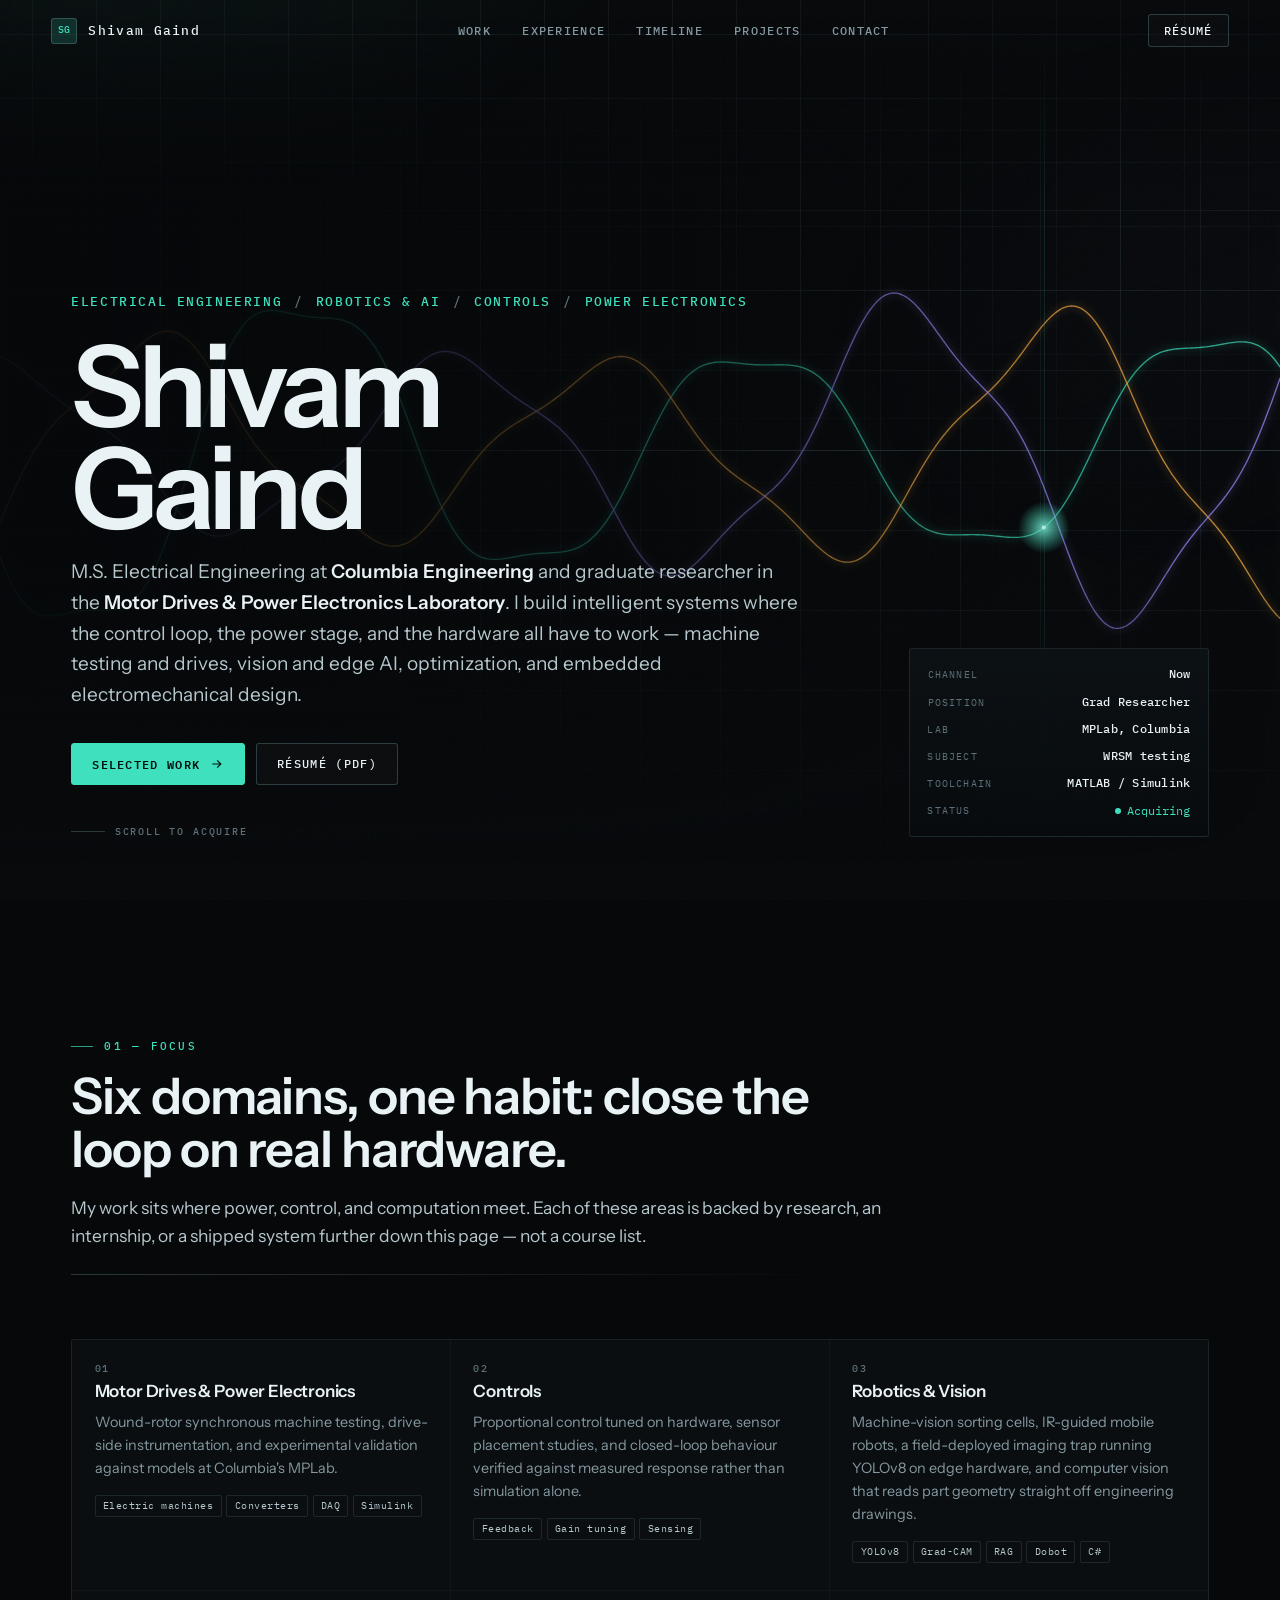
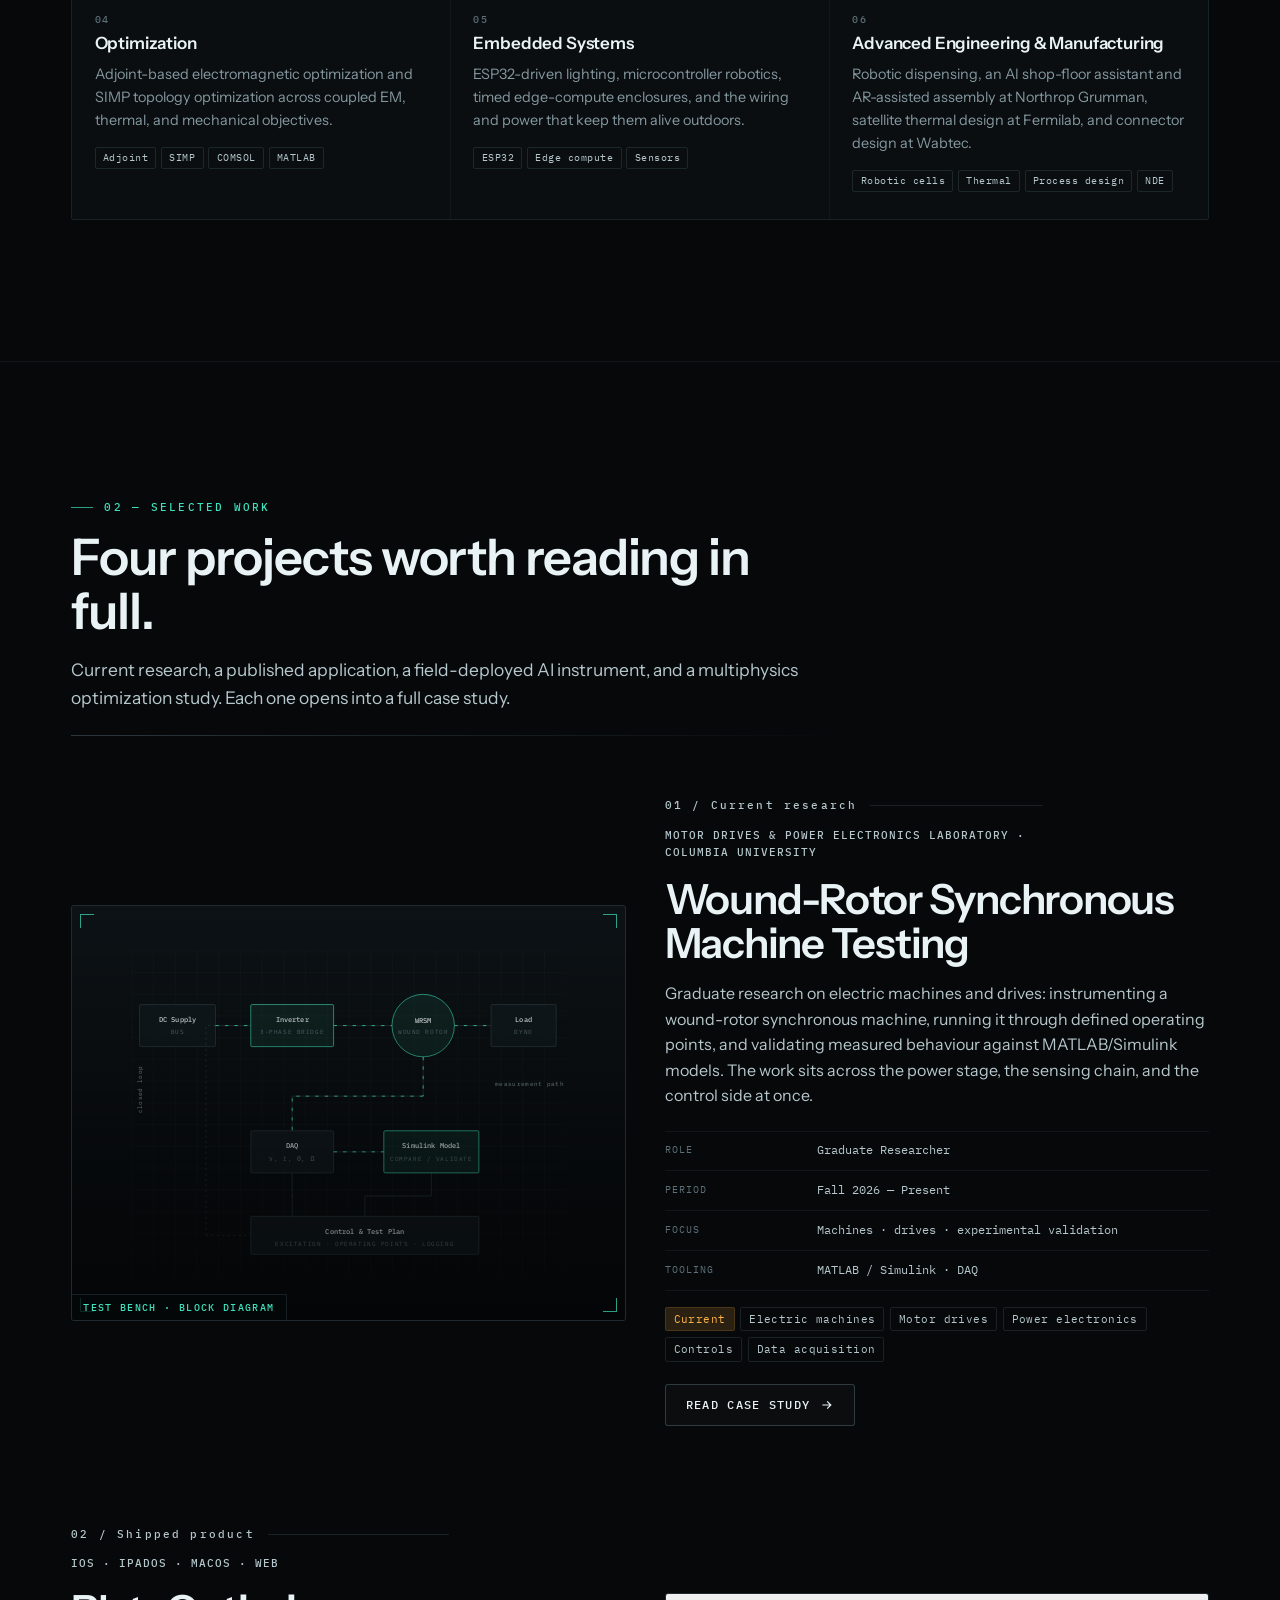
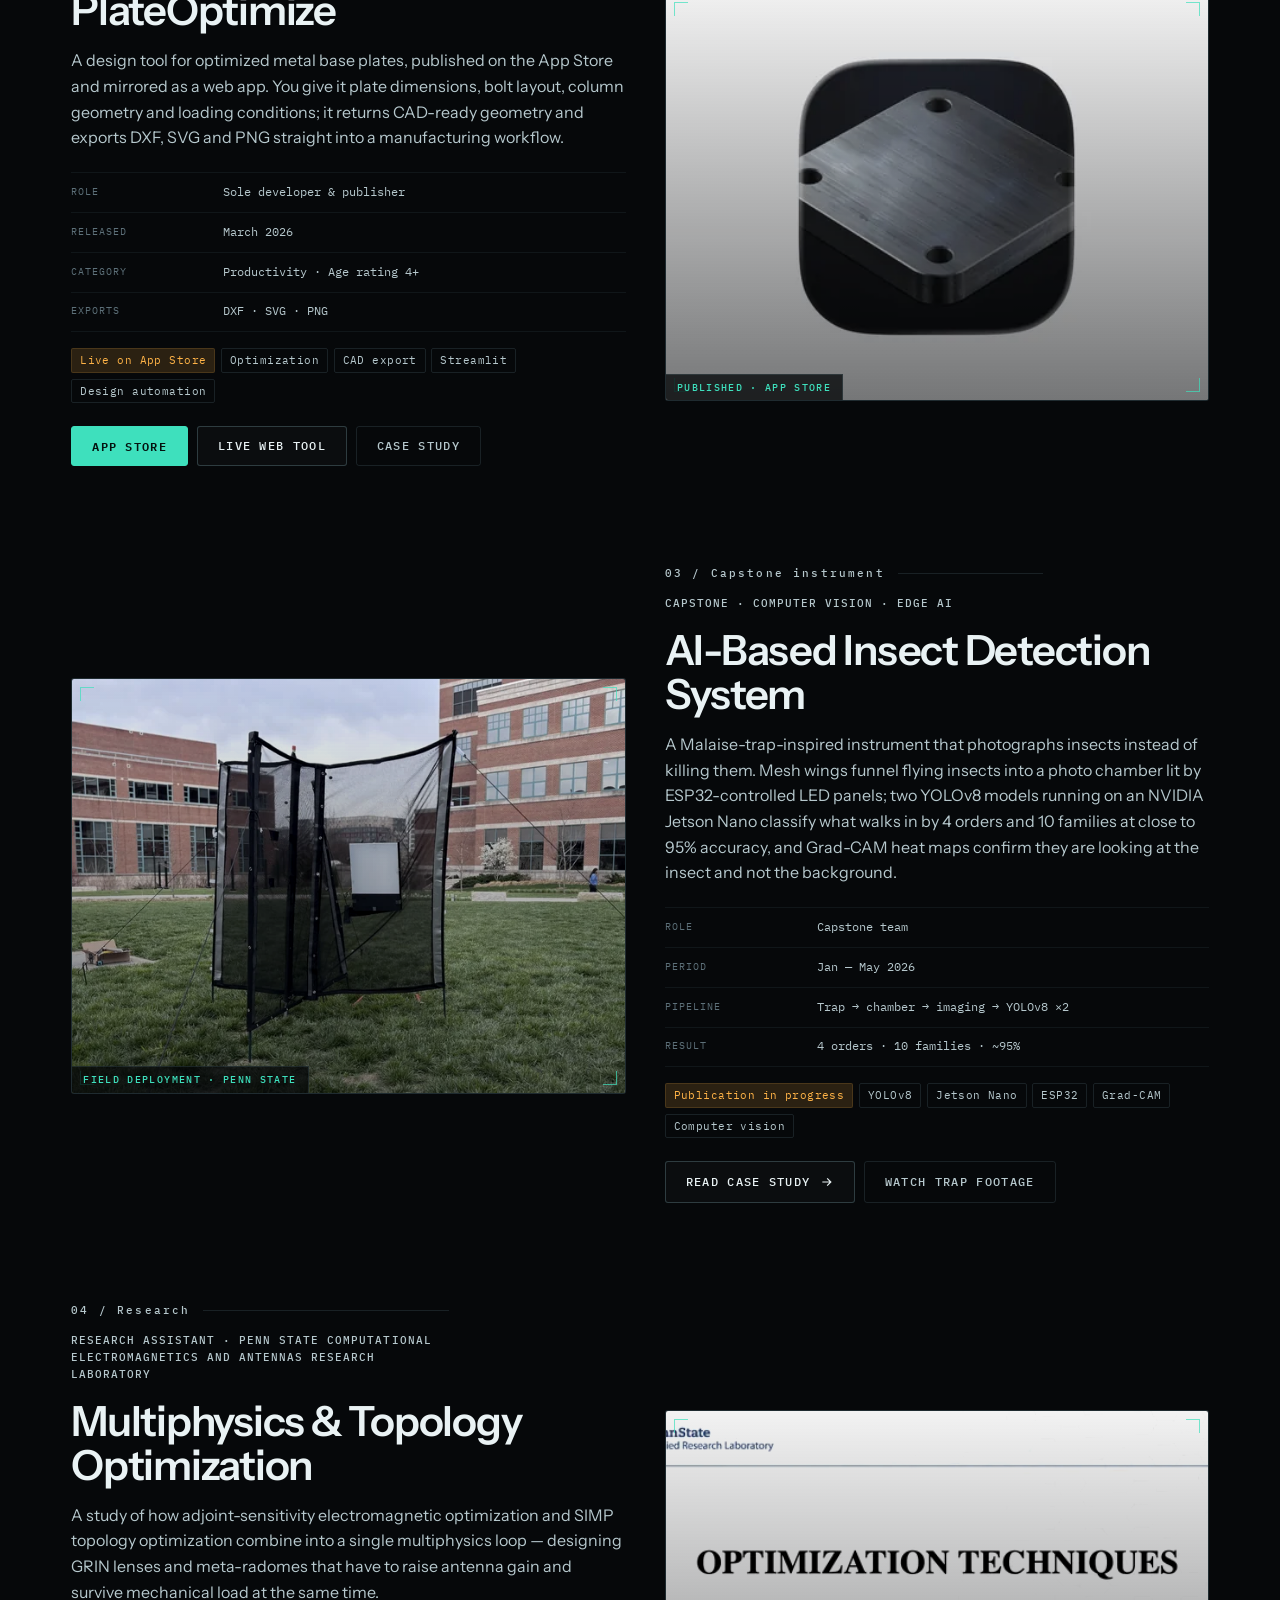
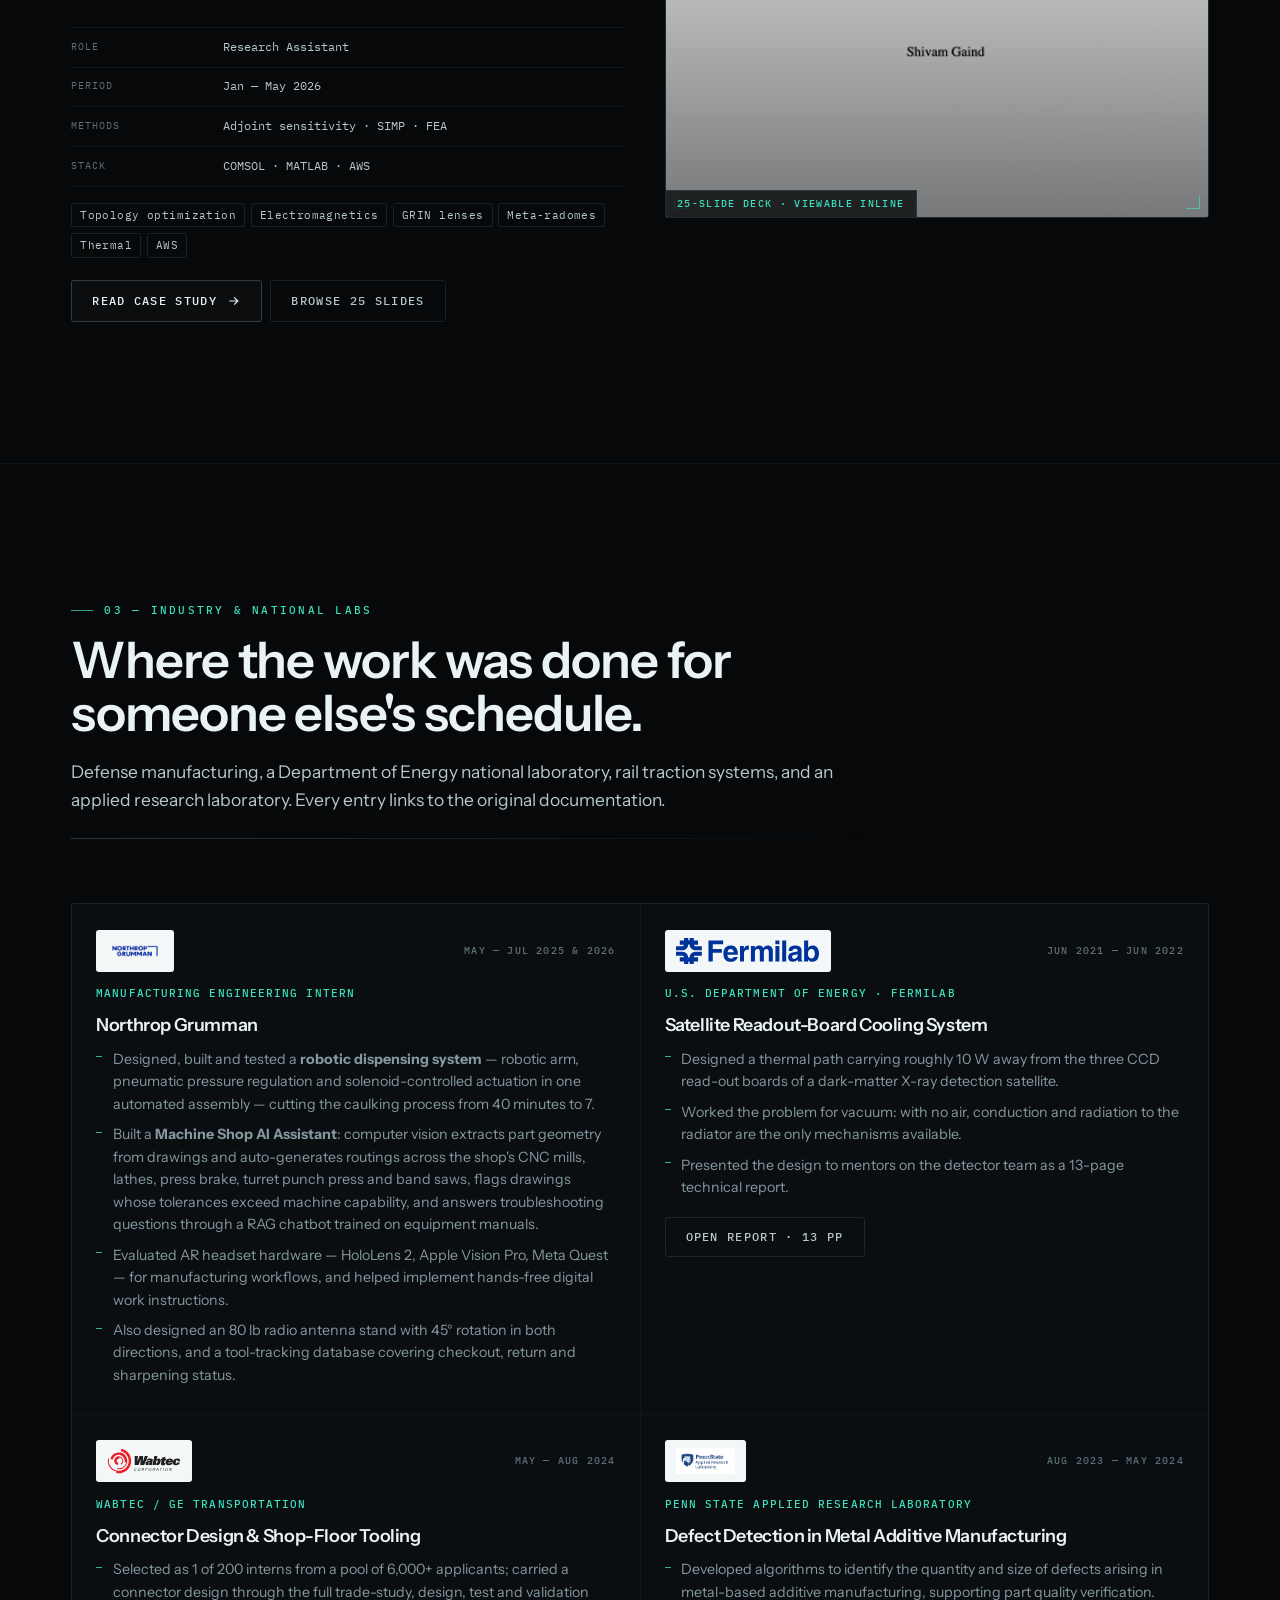
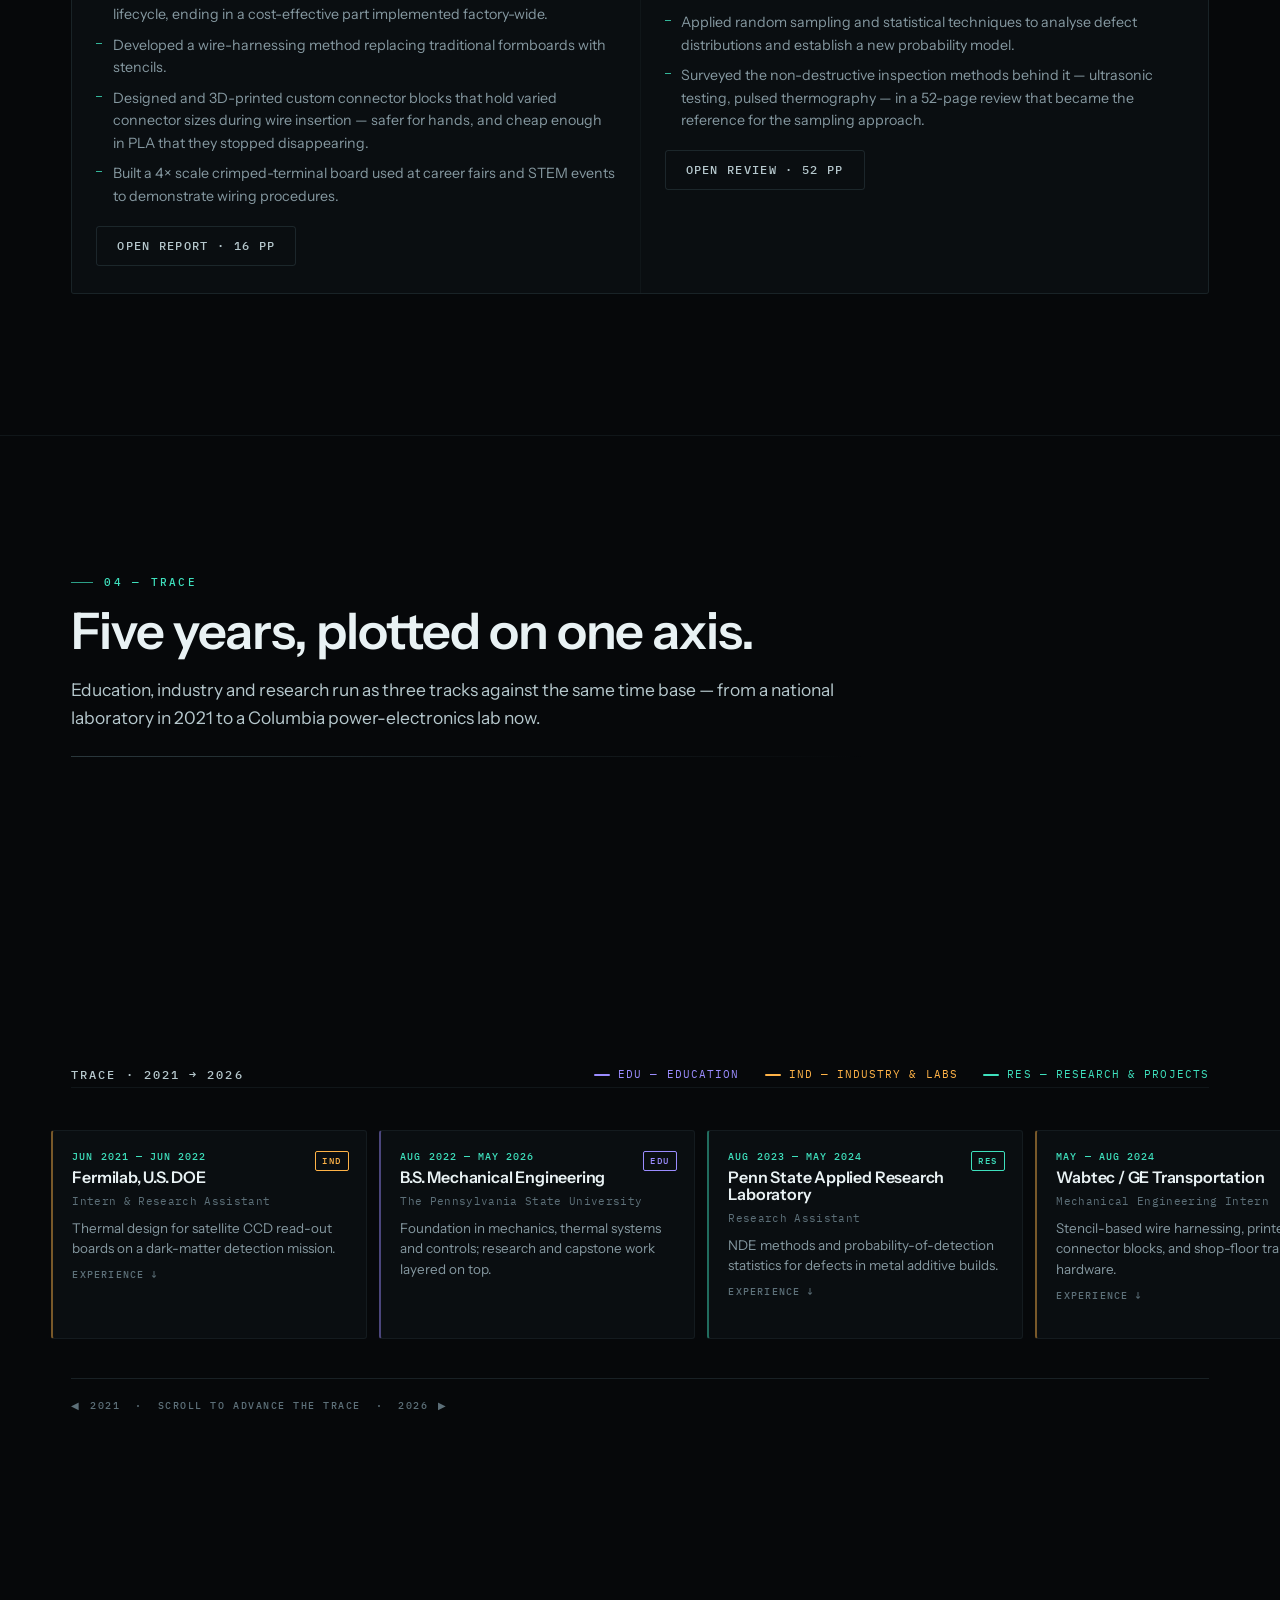
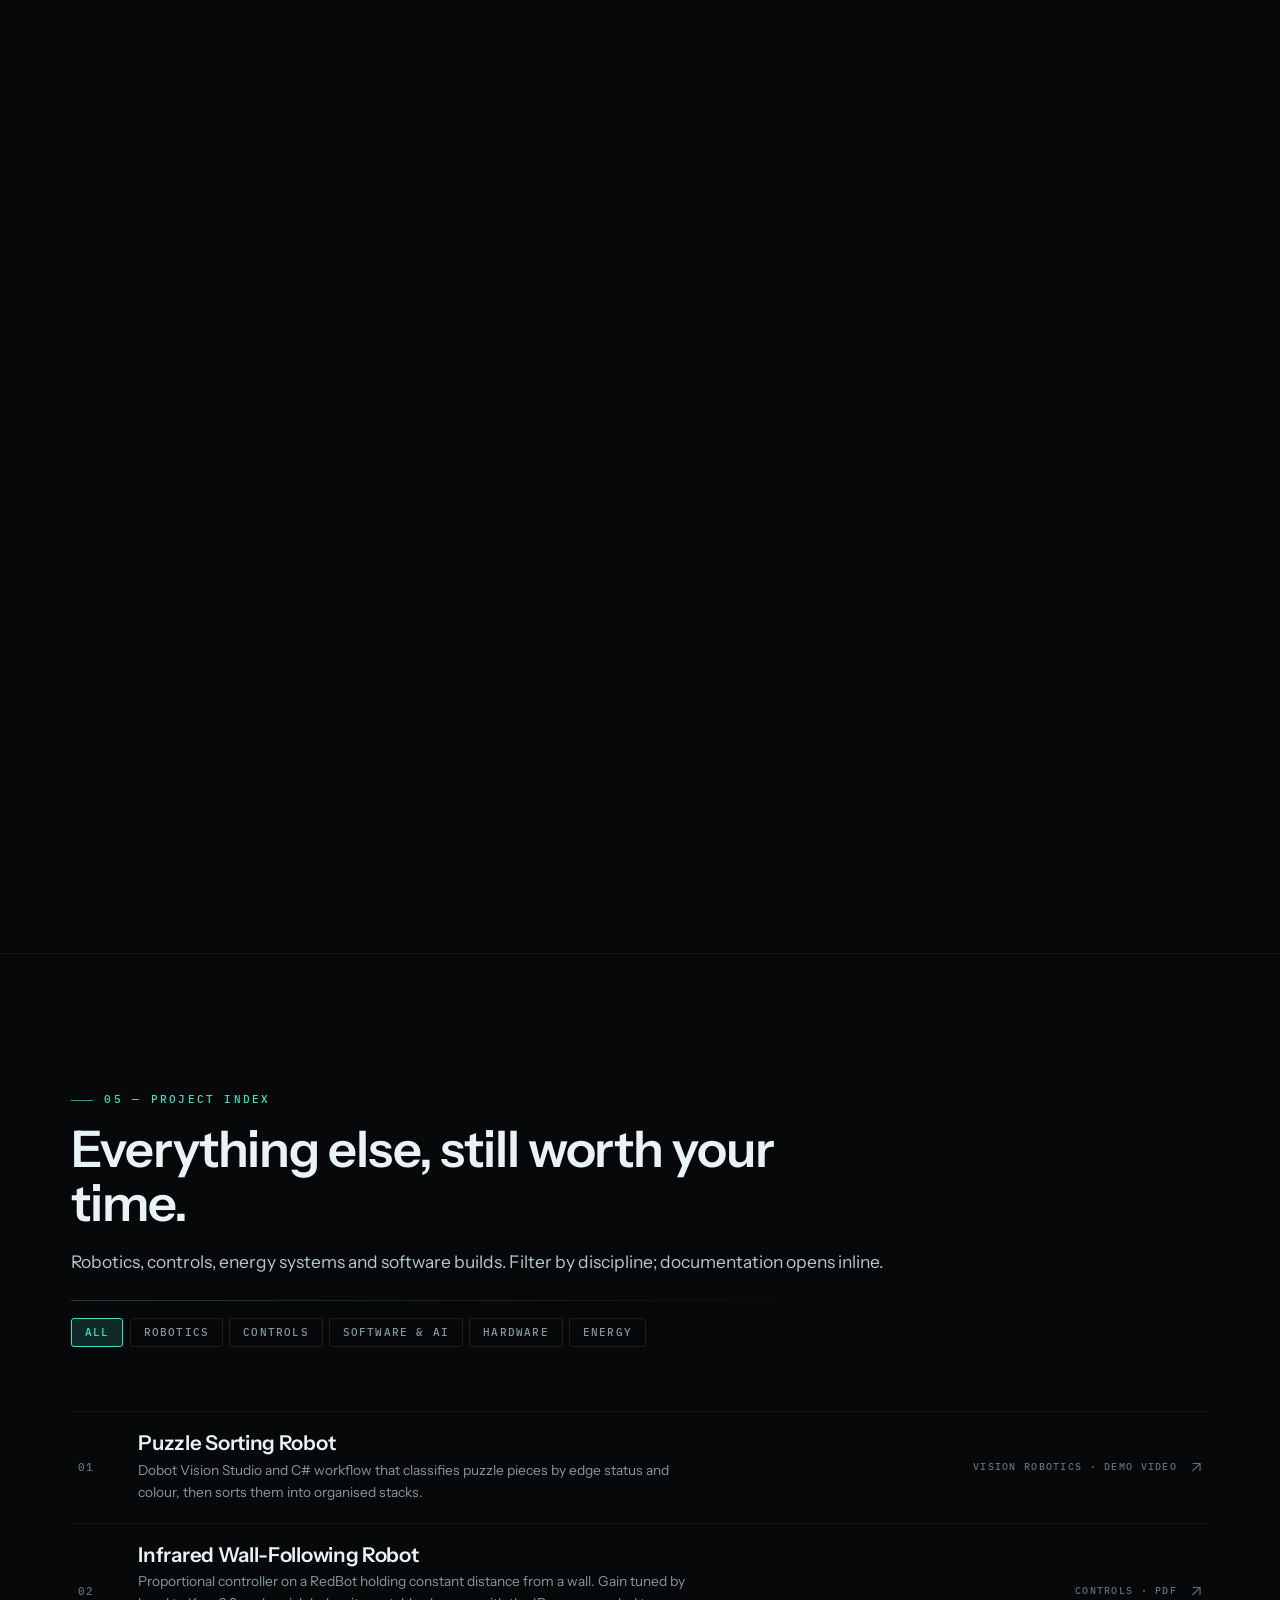
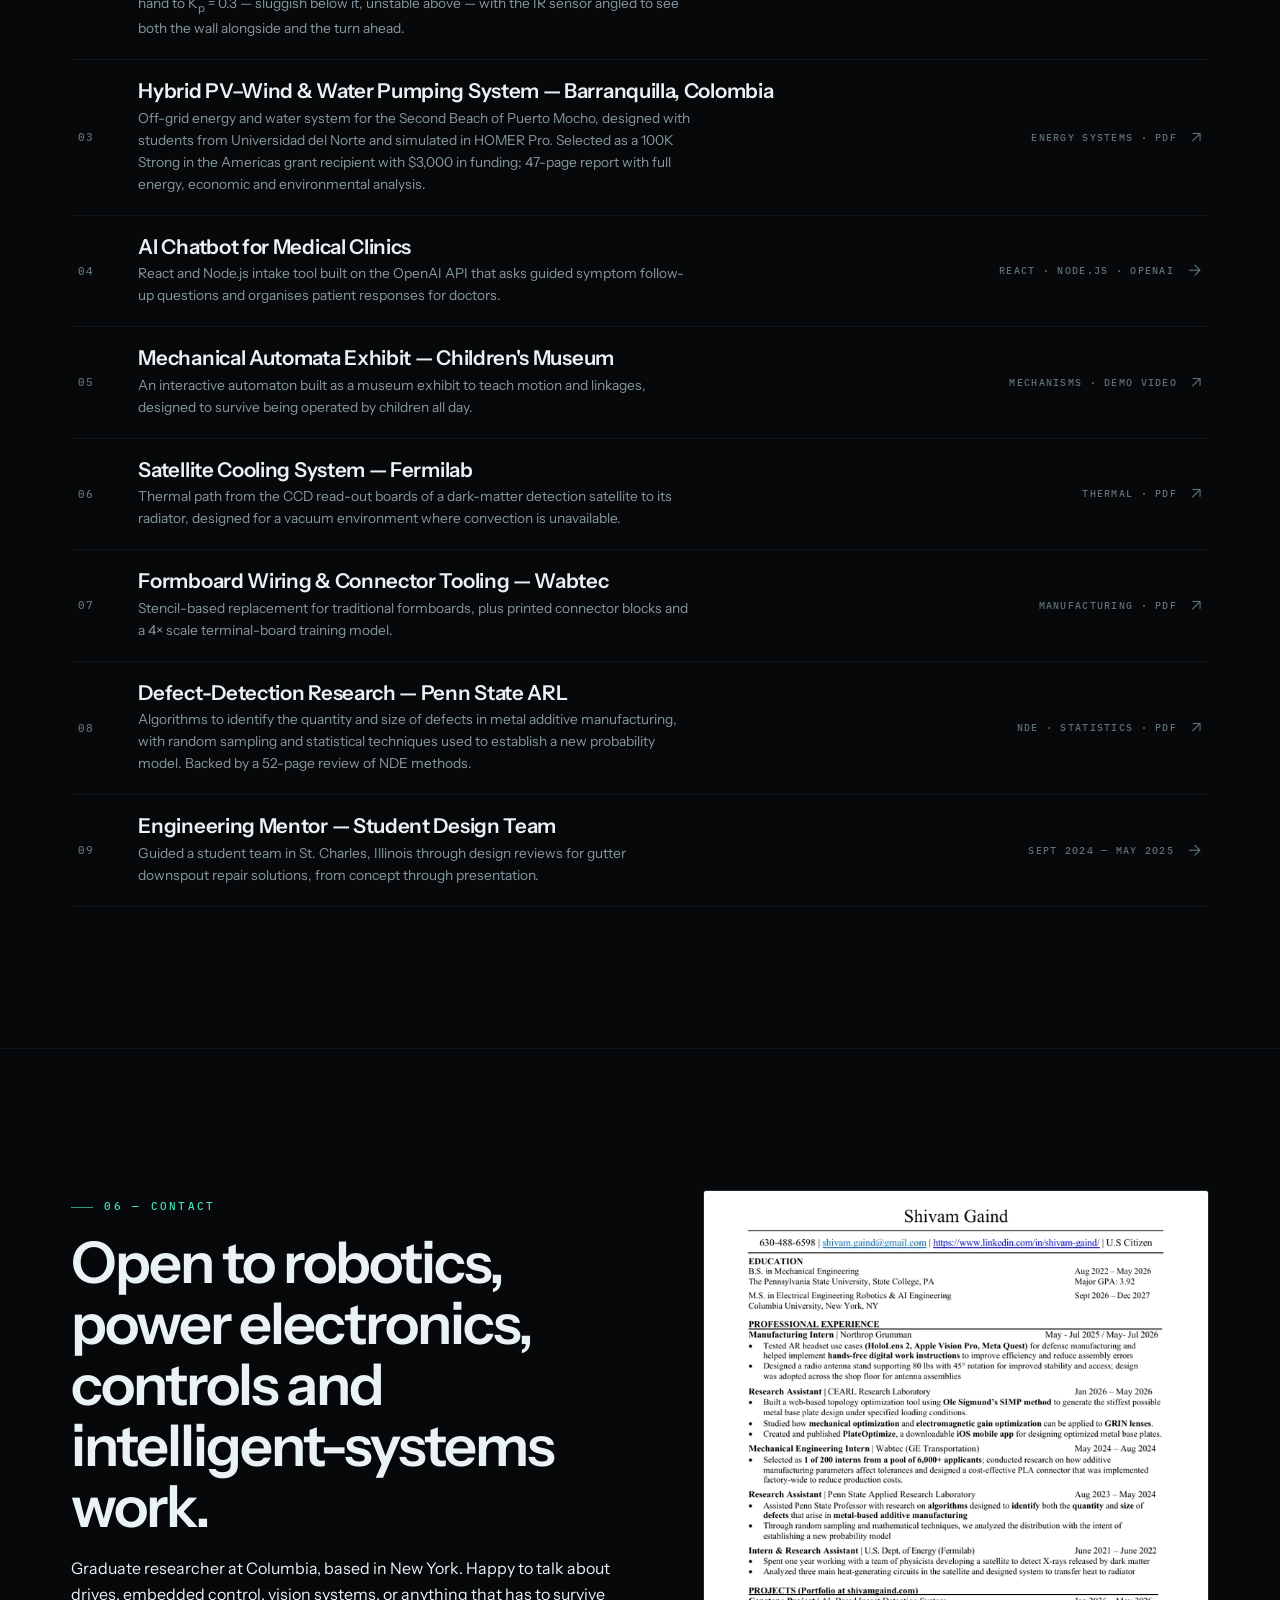
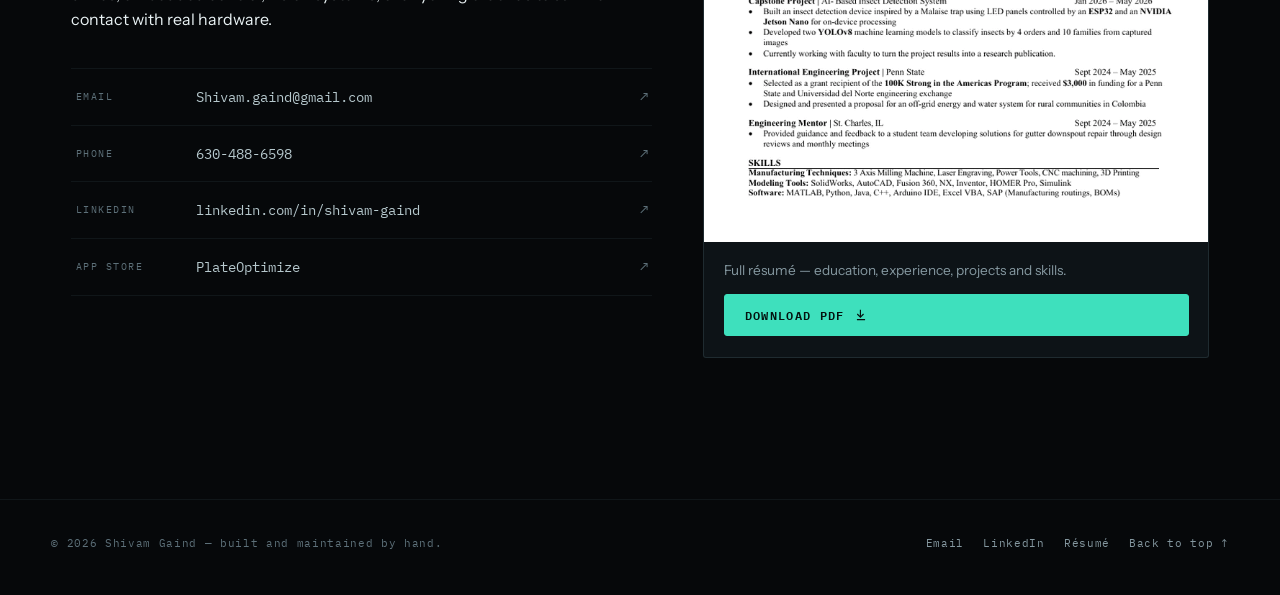
<file: index.html>
<!DOCTYPE html>
<html lang="en">
<head>
<meta charset="UTF-8" />
<meta name="viewport" content="width=device-width, initial-scale=1" />
<title>Shivam Gaind — Electrical Engineering, Robotics &amp; Power Electronics</title>
<meta name="description" content="Shivam Gaind is an M.S. Electrical Engineering student at Columbia Engineering and a graduate researcher in the Motor Drives and Power Electronics Laboratory, working across motor drives, controls, robotics, computer vision, and embedded systems." />
<meta name="author" content="Shivam Gaind" />
<meta name="theme-color" content="#06080a" />
<link rel="canonical" href="https://www.shivamgaind.com/" />

<meta property="og:type" content="website" />
<meta property="og:url" content="https://www.shivamgaind.com/" />
<meta property="og:title" content="Shivam Gaind — Electrical Engineering, Robotics &amp; Power Electronics" />
<meta property="og:description" content="Motor drives, power electronics, controls, robotics and computer vision — from Columbia's MPLab to a published iOS design tool." />
<meta property="og:image" content="https://www.shivamgaind.com/media/img/insect-detection-1-1024.jpg" />
<meta name="twitter:card" content="summary_large_image" />

<link rel="icon" href="data:image/svg+xml,%3Csvg xmlns='http://www.w3.org/2000/svg' viewBox='0 0 32 32'%3E%3Crect width='32' height='32' fill='%2306080a'/%3E%3Cpath d='M2 16c4 0 4-9 8-9s4 18 8 18 4-9 8-9 4 4 4 4' fill='none' stroke='%233ee0bd' stroke-width='2' stroke-linecap='round'/%3E%3C/svg%3E" />
<link rel="apple-touch-icon" href="/images/plateoptimize-icon.png" />

<script>document.documentElement.classList.add("js");</script>
<link rel="preconnect" href="https://fonts.googleapis.com" />
<link rel="preconnect" href="https://fonts.gstatic.com" crossorigin />
<link rel="stylesheet" href="https://fonts.googleapis.com/css2?family=Instrument+Sans:wght@400;500;600;700&family=IBM+Plex+Mono:wght@400;500&display=swap" />
<link rel="stylesheet" href="/assets/instrument.css" />

<script type="application/ld+json">
{
  "@context": "https://schema.org",
  "@type": "Person",
  "name": "Shivam Gaind",
  "url": "https://www.shivamgaind.com/",
  "email": "mailto:Shivam.gaind@gmail.com",
  "telephone": "+1-630-488-6598",
  "jobTitle": "Graduate Researcher, Motor Drives and Power Electronics Laboratory",
  "sameAs": ["https://www.linkedin.com/in/shivam-gaind/", "https://apps.apple.com/us/app/plateoptimize/id6760601892"],
  "alumniOf": [
    { "@type": "CollegeOrUniversity", "name": "Columbia University" },
    { "@type": "CollegeOrUniversity", "name": "The Pennsylvania State University" }
  ],
  "knowsAbout": ["Motor drives", "Power electronics", "Control systems", "Robotics", "Computer vision", "Embedded systems", "Topology optimization"]
}
</script>
</head>
<body>
<a class="skip-link" href="#main">Skip to content</a>
<div class="field" aria-hidden="true"></div>
<div class="grain" aria-hidden="true"></div>

<header class="hdr">
  <a class="brand" href="/" aria-label="Shivam Gaind — home">
    <span class="brand-mark" aria-hidden="true">SG</span>
    <span class="brand-name">Shivam Gaind</span>
  </a>
  <nav class="nav" aria-label="Primary">
    <a href="#work">Work</a>
    <a href="#experience">Experience</a>
    <a href="#timeline">Timeline</a>
    <a href="#index">Projects</a>
    <a href="#contact">Contact</a>
  </nav>
  <div style="display:flex;gap:.6rem;align-items:center">
    <a class="hdr-cta" href="/pdfs/shivam-gaind-resume.pdf" target="_blank" rel="noopener">Résumé</a>
    <button class="menu-btn" type="button" aria-expanded="false" aria-controls="drawer" aria-label="Open menu"><span></span></button>
  </div>
</header>

<nav class="drawer" id="drawer" aria-label="Mobile">
  <a href="#work">Work <span>01</span></a>
  <a href="#experience">Experience <span>02</span></a>
  <a href="#timeline">Timeline <span>03</span></a>
  <a href="#index">Projects <span>04</span></a>
  <a href="#contact">Contact <span>05</span></a>
  <a href="/pdfs/shivam-gaind-resume.pdf" target="_blank" rel="noopener">Résumé <span>PDF</span></a>
</nav>

<nav class="rail" aria-label="Section">
  <a href="#top"><span class="lbl">Top</span><i class="tick"></i></a>
  <a href="#focus"><span class="lbl">Focus</span><i class="tick"></i></a>
  <a href="#work"><span class="lbl">Work</span><i class="tick"></i></a>
  <a href="#experience"><span class="lbl">Experience</span><i class="tick"></i></a>
  <a href="#timeline"><span class="lbl">Timeline</span><i class="tick"></i></a>
  <a href="#index"><span class="lbl">Projects</span><i class="tick"></i></a>
  <a href="#contact"><span class="lbl">Contact</span><i class="tick"></i></a>
</nav>

<main id="main">

<!-- ============ HERO ============ -->
<section class="hero" id="top">
  <div class="scope" aria-hidden="true"><canvas></canvas></div>
  <div class="wrap hero-inner">
    <div class="hero-grid">
      <div>
        <p class="role">
          <span>Electrical Engineering</span><span class="sep">/</span>
          <span>Robotics &amp; AI</span><span class="sep">/</span>
          <span>Controls</span><span class="sep">/</span>
          <span>Power Electronics</span>
        </p>
        <h1>
          <span class="ln"><span>Shivam</span></span>
          <span class="ln"><span>Gaind</span></span>
        </h1>
        <p class="blurb">
          M.S. Electrical Engineering at <strong>Columbia Engineering</strong> and graduate researcher in the
          <strong>Motor Drives &amp; Power Electronics Laboratory</strong>. I build intelligent systems where the
          control loop, the power stage, and the hardware all have to work — machine testing and drives,
          vision and edge AI, optimization, and embedded electromechanical design.
        </p>
        <div class="hero-actions">
          <a class="btn solid" href="#work"><span>Selected work</span>
            <svg viewBox="0 0 24 24" aria-hidden="true"><path d="M13 5l7 7-7 7-1.4-1.4 4.6-4.6H4v-2h12.2L11.6 6.4 13 5z"/></svg>
          </a>
          <a class="btn" href="/pdfs/shivam-gaind-resume.pdf" target="_blank" rel="noopener"><span>Résumé (PDF)</span></a>
        </div>
        <p class="scroll-cue"><i></i> Scroll to acquire</p>
      </div>

      <aside class="readout" aria-label="Current status">
        <div class="rw"><span class="k">Channel</span><b>Now</b></div>
        <div class="rw"><span class="k">Position</span><b>Grad Researcher</b></div>
        <div class="rw"><span class="k">Lab</span><b>MPLab, Columbia</b></div>
        <div class="rw"><span class="k">Subject</span><b>WRSM testing</b></div>
        <div class="rw"><span class="k">Toolchain</span><b>MATLAB / Simulink</b></div>
        <div class="rw"><span class="k">Status</span><span class="live">Acquiring</span></div>
      </aside>
    </div>
  </div>
</section>

<!-- ============ FOCUS ============ -->
<section class="section" id="focus">
  <div class="wrap">
    <div class="sec-head rv">
      <p class="kicker">01 — Focus</p>
      <h2>Six domains, one habit: close the loop on real hardware.</h2>
      <p class="lede">
        My work sits where power, control, and computation meet. Each of these areas is backed by
        research, an internship, or a shipped system further down this page — not a course list.
      </p>
      <div class="rule"></div>
    </div>

    <div class="caps rv" data-d="1">
      <article class="cap">
        <p class="n">01</p><h3>Motor Drives &amp; Power Electronics</h3>
        <p>Wound-rotor synchronous machine testing, drive-side instrumentation, and experimental validation against models at Columbia's MPLab.</p>
        <p class="tags"><span>Electric machines</span><span>Converters</span><span>DAQ</span><span>Simulink</span></p>
      </article>
      <article class="cap">
        <p class="n">02</p><h3>Controls</h3>
        <p>Proportional control tuned on hardware, sensor placement studies, and closed-loop behaviour verified against measured response rather than simulation alone.</p>
        <p class="tags"><span>Feedback</span><span>Gain tuning</span><span>Sensing</span></p>
      </article>
      <article class="cap">
        <p class="n">03</p><h3>Robotics &amp; Vision</h3>
        <p>Machine-vision sorting cells, IR-guided mobile robots, a field-deployed imaging trap running YOLOv8 on edge hardware, and computer vision that reads part geometry straight off engineering drawings.</p>
        <p class="tags"><span>YOLOv8</span><span>Grad-CAM</span><span>RAG</span><span>Dobot</span><span>C#</span></p>
      </article>
      <article class="cap">
        <p class="n">04</p><h3>Optimization</h3>
        <p>Adjoint-based electromagnetic optimization and SIMP topology optimization across coupled EM, thermal, and mechanical objectives.</p>
        <p class="tags"><span>Adjoint</span><span>SIMP</span><span>COMSOL</span><span>MATLAB</span></p>
      </article>
      <article class="cap">
        <p class="n">05</p><h3>Embedded Systems</h3>
        <p>ESP32-driven lighting, microcontroller robotics, timed edge-compute enclosures, and the wiring and power that keep them alive outdoors.</p>
        <p class="tags"><span>ESP32</span><span>Edge compute</span><span>Sensors</span></p>
      </article>
      <article class="cap">
        <p class="n">06</p><h3>Advanced Engineering &amp; Manufacturing</h3>
        <p>Robotic dispensing, an AI shop-floor assistant and AR-assisted assembly at Northrop Grumman, satellite thermal design at Fermilab, and connector design at Wabtec.</p>
        <p class="tags"><span>Robotic cells</span><span>Thermal</span><span>Process design</span><span>NDE</span></p>
      </article>
    </div>
  </div>
</section>

<!-- ============ FLAGSHIP WORK ============ -->
<section class="section" id="work">
  <div class="wrap">
    <div class="sec-head rv">
      <p class="kicker">02 — Selected work</p>
      <h2>Four projects worth reading in full.</h2>
      <p class="lede">
        Current research, a published application, a field-deployed AI instrument, and a multiphysics
        optimization study. Each one opens into a full case study.
      </p>
      <div class="rule"></div>
    </div>

    <div class="flagships">

      <!-- 01 MPLab -->
      <article class="flag rv">
        <div class="flag-media schematic" aria-hidden="true">
          <span class="corner c1"></span><span class="corner c2"></span><span class="corner c3"></span><span class="corner c4"></span>
          <svg viewBox="0 0 640 480" preserveAspectRatio="xMidYMid meet" role="img" style="width:100%;height:100%;padding:8%;background:linear-gradient(180deg,#0d1317,#070a0c)">
            <g class="dg">
              <!-- grid -->
              <defs>
                <pattern id="mg" width="32" height="32" patternUnits="userSpaceOnUse">
                  <path d="M32 0H0v32" fill="none" stroke="rgba(126,168,178,.10)" stroke-width="1"/>
                </pattern>
              </defs>
              <rect x="0" y="0" width="640" height="480" fill="url(#mg)"/>
              <!-- source -->
              <rect class="dg-box" x="12" y="80" width="112" height="62" rx="2"/>
              <text class="dg-title" x="68" y="106" text-anchor="middle">DC Supply</text>
              <text class="dg-label" x="68" y="124" text-anchor="middle">Bus</text>
              <!-- converter -->
              <rect class="dg-box hi" x="176" y="80" width="122" height="62" rx="2"/>
              <text class="dg-title" x="237" y="106" text-anchor="middle">Inverter</text>
              <text class="dg-label" x="237" y="124" text-anchor="middle">3-phase bridge</text>
              <!-- machine -->
              <circle class="dg-box hi" cx="430" cy="111" r="46"/>
              <text class="dg-title" x="430" y="107" text-anchor="middle">WRSM</text>
              <text class="dg-label" x="430" y="124" text-anchor="middle">wound rotor</text>
              <!-- load -->
              <rect class="dg-box" x="530" y="80" width="96" height="62" rx="2"/>
              <text class="dg-title" x="578" y="106" text-anchor="middle">Load</text>
              <text class="dg-label" x="578" y="124" text-anchor="middle">dyno</text>
              <!-- power path -->
              <path class="dg-wire" d="M124 111h52M298 111h86M476 111h54"/>
              <path class="dg-flow" d="M124 111h52M298 111h86M476 111h54"/>
              <!-- sensing -->
              <rect class="dg-box" x="176" y="266" width="122" height="62" rx="2"/>
              <text class="dg-title" x="237" y="292" text-anchor="middle">DAQ</text>
              <text class="dg-label" x="237" y="310" text-anchor="middle">v, i, θ, ω</text>
              <rect class="dg-box hi" x="372" y="266" width="140" height="62" rx="2"/>
              <text class="dg-title" x="442" y="292" text-anchor="middle">Simulink Model</text>
              <text class="dg-label" x="442" y="310" text-anchor="middle">compare / validate</text>
              <rect class="dg-box" x="176" y="392" width="336" height="56" rx="2"/>
              <text class="dg-title" x="344" y="418" text-anchor="middle">Control &amp; Test Plan</text>
              <text class="dg-label" x="344" y="436" text-anchor="middle">excitation · operating points · logging</text>
              <!-- sense wires -->
              <path class="dg-wire" d="M430 157v58M430 215H237v51M298 297h74"/>
              <path class="dg-flow" d="M430 157v58M430 215H237v51M298 297h74" style="animation-delay:.5s"/>
              <path class="dg-wire" d="M442 328v34H344v30M237 328v34"/>
              <path class="dg-wire" d="M237 392V360"/>
              <path class="dg-wire" d="M110 420H176M110 420V111h14" stroke-dasharray="3 5"/>
              <text class="dg-cap" x="16" y="240" transform="rotate(-90 16 240)">closed loop</text>
              <text class="dg-cap" x="536" y="200">measurement path</text>
            </g>
          </svg>
          <span class="stamp">Test bench · block diagram</span>
        </div>
        <div class="flag-body">
          <p class="flag-idx">01 / Current research</p>
          <p class="flag-role">Motor Drives &amp; Power Electronics Laboratory · Columbia University</p>
          <h3><a href="/work/mplab/">Wound-Rotor Synchronous Machine Testing</a></h3>
          <p>
            Graduate research on electric machines and drives: instrumenting a wound-rotor synchronous machine,
            running it through defined operating points, and validating measured behaviour against MATLAB/Simulink
            models. The work sits across the power stage, the sensing chain, and the control side at once.
          </p>
          <div class="spec">
            <div><span class="k">Role</span><span class="v">Graduate Researcher</span></div>
            <div><span class="k">Period</span><span class="v">Fall 2026 — Present</span></div>
            <div><span class="k">Focus</span><span class="v">Machines · drives · experimental validation</span></div>
            <div><span class="k">Tooling</span><span class="v">MATLAB / Simulink · DAQ</span></div>
          </div>
          <div class="chips">
            <span class="hot">Current</span><span>Electric machines</span><span>Motor drives</span>
            <span>Power electronics</span><span>Controls</span><span>Data acquisition</span>
          </div>
          <div class="flag-links">
            <a class="btn" href="/work/mplab/"><span>Read case study</span>
              <svg viewBox="0 0 24 24" aria-hidden="true"><path d="M13 5l7 7-7 7-1.4-1.4 4.6-4.6H4v-2h12.2L11.6 6.4 13 5z"/></svg></a>
          </div>
        </div>
      </article>

      <!-- 02 PlateOptimize -->
      <article class="flag rev rv">
        <div class="flag-media">
          <span class="corner c1"></span><span class="corner c2"></span><span class="corner c3"></span><span class="corner c4"></span>
          <picture>
            <source type="image/webp" srcset="/media/img/plateoptimize-app-store-640.webp 640w, /media/img/plateoptimize-app-store-1024.webp 1024w" sizes="(min-width:940px) 44vw, 92vw" />
            <img src="/media/img/plateoptimize-app-store-1024.jpg" width="1200" height="630" loading="lazy" decoding="async" alt="PlateOptimize App Store listing artwork" />
          </picture>
          <span class="stamp">Published · App Store</span>
        </div>
        <div class="flag-body">
          <p class="flag-idx">02 / Shipped product</p>
          <p class="flag-role">iOS · iPadOS · macOS · Web</p>
          <h3><a href="/work/plateoptimize/">PlateOptimize</a></h3>
          <p>
            A design tool for optimized metal base plates, published on the App Store and mirrored as a web app.
            You give it plate dimensions, bolt layout, column geometry and loading conditions; it returns
            CAD-ready geometry and exports DXF, SVG and PNG straight into a manufacturing workflow.
          </p>
          <div class="spec">
            <div><span class="k">Role</span><span class="v">Sole developer &amp; publisher</span></div>
            <div><span class="k">Released</span><span class="v">March 2026</span></div>
            <div><span class="k">Category</span><span class="v">Productivity · Age rating 4+</span></div>
            <div><span class="k">Exports</span><span class="v">DXF · SVG · PNG</span></div>
          </div>
          <div class="chips">
            <span class="hot">Live on App Store</span><span>Optimization</span><span>CAD export</span>
            <span>Streamlit</span><span>Design automation</span>
          </div>
          <div class="flag-links">
            <a class="btn solid" href="https://apps.apple.com/us/app/plateoptimize/id6760601892" target="_blank" rel="noopener"><span>App Store</span></a>
            <a class="btn" href="https://baseplateoptimizer.streamlit.app/" target="_blank" rel="noopener"><span>Live web tool</span></a>
            <a class="btn ghost" href="/work/plateoptimize/"><span>Case study</span></a>
          </div>
        </div>
      </article>

      <!-- 03 Insect detection -->
      <article class="flag rv">
        <div class="flag-media">
          <span class="corner c1"></span><span class="corner c2"></span><span class="corner c3"></span><span class="corner c4"></span>
          <picture>
            <source type="image/webp" srcset="/media/img/insect-detection-1-640.webp 640w, /media/img/insect-detection-1-1024.webp 1024w, /media/img/insect-detection-1-1600.webp 1600w" sizes="(min-width:940px) 44vw, 92vw" />
            <img src="/media/img/insect-detection-1-1600.jpg" width="1600" height="1200" loading="lazy" decoding="async" alt="Malaise-style insect trap deployed on a lawn, with mesh wings funnelling insects toward a backlit imaging panel" />
          </picture>
          <span class="stamp">Field deployment · Penn State</span>
        </div>
        <div class="flag-body">
          <p class="flag-idx">03 / Capstone instrument</p>
          <p class="flag-role">Capstone · Computer vision · Edge AI</p>
          <h3><a href="/work/insect-detection/">AI-Based Insect Detection System</a></h3>
          <p>
            A Malaise-trap-inspired instrument that photographs insects instead of killing them. Mesh wings funnel
            flying insects into a photo chamber lit by ESP32-controlled LED panels; two YOLOv8 models running on an
            NVIDIA Jetson Nano classify what walks in by 4 orders and 10 families at close to 95% accuracy, and
            Grad-CAM heat maps confirm they are looking at the insect and not the background.
          </p>
          <div class="spec">
            <div><span class="k">Role</span><span class="v">Capstone team</span></div>
            <div><span class="k">Period</span><span class="v">Jan — May 2026</span></div>
            <div><span class="k">Pipeline</span><span class="v">Trap → chamber → imaging → YOLOv8 ×2</span></div>
            <div><span class="k">Result</span><span class="v">4 orders · 10 families · ~95%</span></div>
          </div>
          <div class="chips">
            <span class="hot">Publication in progress</span><span>YOLOv8</span><span>Jetson Nano</span>
            <span>ESP32</span><span>Grad-CAM</span><span>Computer vision</span>
          </div>
          <div class="flag-links">
            <a class="btn" href="/work/insect-detection/"><span>Read case study</span>
              <svg viewBox="0 0 24 24" aria-hidden="true"><path d="M13 5l7 7-7 7-1.4-1.4 4.6-4.6H4v-2h12.2L11.6 6.4 13 5z"/></svg></a>
            <a class="btn ghost" href="/work/insect-detection/#field-video"><span>Watch trap footage</span></a>
          </div>
        </div>
      </article>

      <!-- 04 Topology optimization -->
      <article class="flag rev rv">
        <div class="flag-media">
          <span class="corner c1"></span><span class="corner c2"></span><span class="corner c3"></span><span class="corner c4"></span>
          <picture>
            <source type="image/webp" srcset="/media/img/optimization-techniques-title-640.webp 640w, /media/img/optimization-techniques-title-1024.webp 1024w, /media/img/optimization-techniques-title-1600.webp 1600w" sizes="(min-width:940px) 44vw, 92vw" />
            <img src="/media/img/optimization-techniques-title-1600.jpg" width="1728" height="975" loading="lazy" decoding="async" alt="Title slide reading Optimization Techniques, Shivam Gaind, Penn State Applied Research Laboratory" />
          </picture>
          <span class="stamp">25-slide deck · viewable inline</span>
        </div>
        <div class="flag-body">
          <p class="flag-idx">04 / Research</p>
          <p class="flag-role">Research Assistant · Penn State Computational Electromagnetics and Antennas Research Laboratory</p>
          <h3><a href="/work/topology-optimization/">Multiphysics &amp; Topology Optimization</a></h3>
          <p>
            A study of how adjoint-sensitivity electromagnetic optimization and SIMP topology optimization combine
            into a single multiphysics loop — designing GRIN lenses and meta-radomes that have to raise antenna
            gain and survive mechanical load at the same time.
          </p>
          <div class="spec">
            <div><span class="k">Role</span><span class="v">Research Assistant</span></div>
            <div><span class="k">Period</span><span class="v">Jan — May 2026</span></div>
            <div><span class="k">Methods</span><span class="v">Adjoint sensitivity · SIMP · FEA</span></div>
            <div><span class="k">Stack</span><span class="v">COMSOL · MATLAB · AWS</span></div>
          </div>
          <div class="chips">
            <span>Topology optimization</span><span>Electromagnetics</span><span>GRIN lenses</span>
            <span>Meta-radomes</span><span>Thermal</span><span>AWS</span>
          </div>
          <div class="flag-links">
            <a class="btn" href="/work/topology-optimization/"><span>Read case study</span>
              <svg viewBox="0 0 24 24" aria-hidden="true"><path d="M13 5l7 7-7 7-1.4-1.4 4.6-4.6H4v-2h12.2L11.6 6.4 13 5z"/></svg></a>
            <a class="btn ghost" href="/work/topology-optimization/#deck"><span>Browse 25 slides</span></a>
          </div>
        </div>
      </article>

    </div>
  </div>
</section>

<!-- ============ EXPERIENCE ============ -->
<section class="section" id="experience">
  <div class="wrap">
    <div class="sec-head rv">
      <p class="kicker">03 — Industry &amp; national labs</p>
      <h2>Where the work was done for someone else's schedule.</h2>
      <p class="lede">
        Defense manufacturing, a Department of Energy national laboratory, rail traction systems, and an
        applied research laboratory. Every entry links to the original documentation.
      </p>
      <div class="rule"></div>
    </div>

    <div class="tier2 rv" data-d="1">
      <article class="xp">
        <div class="xp-top">
          <span class="logo-chip"><img src="/images/Northrop-Grumman-logo.png" alt="Northrop Grumman" width="160" height="90" loading="lazy" decoding="async" /></span>
          <span class="when">May — Jul 2025 &amp; 2026</span>
        </div>
        <p class="org">Manufacturing Engineering Intern</p>
        <h3>Northrop Grumman</h3>
        <ul>
          <li>Designed, built and tested a <strong>robotic dispensing system</strong> — robotic arm, pneumatic pressure regulation and solenoid-controlled actuation in one automated assembly — cutting the caulking process from 40 minutes to 7.</li>
          <li>Built a <strong>Machine Shop AI Assistant</strong>: computer vision extracts part geometry from drawings and auto-generates routings across the shop's CNC mills, lathes, press brake, turret punch press and band saws, flags drawings whose tolerances exceed machine capability, and answers troubleshooting questions through a RAG chatbot trained on equipment manuals.</li>
          <li>Evaluated AR headset hardware — HoloLens&nbsp;2, Apple Vision Pro, Meta Quest — for manufacturing workflows, and helped implement hands-free digital work instructions.</li>
          <li>Also designed an 80&nbsp;lb radio antenna stand with 45° rotation in both directions, and a tool-tracking database covering checkout, return and sharpening status.</li>
        </ul>
      </article>

      <article class="xp">
        <div class="xp-top">
          <span class="logo-chip"><img src="/images/logo-fermilab.svg" alt="Fermilab" width="120" height="40" loading="lazy" decoding="async" /></span>
          <span class="when">Jun 2021 — Jun 2022</span>
        </div>
        <p class="org">U.S. Department of Energy · Fermilab</p>
        <h3>Satellite Readout-Board Cooling System</h3>
        <ul>
          <li>Designed a thermal path carrying roughly 10&nbsp;W away from the three CCD read-out boards of a dark-matter X-ray detection satellite.</li>
          <li>Worked the problem for vacuum: with no air, conduction and radiation to the radiator are the only mechanisms available.</li>
          <li>Presented the design to mentors on the detector team as a 13-page technical report.</li>
        </ul>
        <div class="acts">
          <button class="btn ghost" type="button" data-doc="/pdfs/cooling-system.pdf" data-doc-title="Satellite readout-board cooling system"><span>Open report · 13 pp</span></button>
        </div>
      </article>

      <article class="xp">
        <div class="xp-top">
          <span class="logo-chip"><img src="/images/logo-wabtec.svg" alt="Wabtec" width="120" height="40" loading="lazy" decoding="async" /></span>
          <span class="when">May — Aug 2024</span>
        </div>
        <p class="org">Wabtec / GE Transportation</p>
        <h3>Connector Design &amp; Shop-Floor Tooling</h3>
        <ul>
          <li>Selected as 1 of 200 interns from a pool of 6,000+ applicants; carried a connector design through the full trade-study, design, test and validation lifecycle, ending in a cost-effective part implemented factory-wide.</li>
          <li>Developed a wire-harnessing method replacing traditional formboards with stencils.</li>
          <li>Designed and 3D-printed custom connector blocks that hold varied connector sizes during wire insertion — safer for hands, and cheap enough in PLA that they stopped disappearing.</li>
          <li>Built a 4× scale crimped-terminal board used at career fairs and STEM events to demonstrate wiring procedures.</li>
        </ul>
        <div class="acts">
          <button class="btn ghost" type="button" data-doc="/pdfs/wabtec-wiring.pdf" data-doc-title="Wabtec internship report out"><span>Open report · 16 pp</span></button>
        </div>
      </article>

      <article class="xp">
        <div class="xp-top">
          <span class="logo-chip"><img src="/images/arl.png" alt="Penn State Applied Research Laboratory" width="170" height="74" loading="lazy" decoding="async" /></span>
          <span class="when">Aug 2023 — May 2024</span>
        </div>
        <p class="org">Penn State Applied Research Laboratory</p>
        <h3>Defect Detection in Metal Additive Manufacturing</h3>
        <ul>
          <li>Developed algorithms to identify the quantity and size of defects arising in metal-based additive manufacturing, supporting part quality verification.</li>
          <li>Applied random sampling and statistical techniques to analyse defect distributions and establish a new probability model.</li>
          <li>Surveyed the non-destructive inspection methods behind it — ultrasonic testing, pulsed thermography — in a 52-page review that became the reference for the sampling approach.</li>
        </ul>
        <div class="acts">
          <button class="btn ghost" type="button" data-doc="/pdfs/defect-detection.pdf" data-doc-title="Additive manufacturing defect-detection research"><span>Open review · 52 pp</span></button>
        </div>
      </article>
    </div>
  </div>
</section>

<!-- ============ TIMELINE ============ -->
<section class="section" id="timeline">
  <div class="wrap">
    <div class="sec-head rv">
      <p class="kicker">04 — Trace</p>
      <h2>Five years, plotted on one axis.</h2>
      <p class="lede">
        Education, industry and research run as three tracks against the same time base — from a national
        laboratory in 2021 to a Columbia power-electronics lab now.
      </p>
      <div class="rule"></div>
    </div>
  </div>

  <div class="tl-shell">
    <div class="tl-viewport">
      <div class="wrap">
        <div class="tl-legend">
          <span class="tl-legend-title">Trace · 2021 → 2026</span>
          <span class="tl-key" data-track="edu"><i></i>EDU — Education</span>
          <span class="tl-key" data-track="ind"><i></i>IND — Industry &amp; labs</span>
          <span class="tl-key" data-track="res"><i></i>RES — Research &amp; projects</span>
        </div>
      </div>
      <div>
        <div class="tl-rail">

          <a class="tl-node" data-track="ind" href="#experience">
            <span class="track">IND</span>
            <span class="when">Jun 2021 — Jun 2022</span>
            <h3>Fermilab, U.S. DOE</h3>
            <p class="org">Intern &amp; Research Assistant</p>
            <p>Thermal design for satellite CCD read-out boards on a dark-matter detection mission.</p>
            <span class="go">Experience ↓</span>
          </a>

          <article class="tl-node" data-track="edu">
            <span class="track">EDU</span>
            <span class="when">Aug 2022 — May 2026</span>
            <h3>B.S. Mechanical Engineering</h3>
            <p class="org">The Pennsylvania State University</p>
            <p>Foundation in mechanics, thermal systems and controls; research and capstone work layered on top.</p>
          </article>

          <a class="tl-node" data-track="res" href="#experience">
            <span class="track">RES</span>
            <span class="when">Aug 2023 — May 2024</span>
            <h3>Penn State Applied Research Laboratory</h3>
            <p class="org">Research Assistant</p>
            <p>NDE methods and probability-of-detection statistics for defects in metal additive builds.</p>
            <span class="go">Experience ↓</span>
          </a>

          <a class="tl-node" data-track="ind" href="#experience">
            <span class="track">IND</span>
            <span class="when">May — Aug 2024</span>
            <h3>Wabtec / GE Transportation</h3>
            <p class="org">Mechanical Engineering Intern</p>
            <p>Stencil-based wire harnessing, printed connector blocks, and shop-floor training hardware.</p>
            <span class="go">Experience ↓</span>
          </a>

          <a class="tl-node" data-track="res" href="/work/topology-optimization/#deck">
            <span class="track">RES</span>
            <span class="when">Sept 2024 — May 2025</span>
            <h3>100K Strong in the Americas</h3>
            <p class="org">Penn State × Universidad del Norte</p>
            <p>$3,000 grant recipient; hybrid PV–wind and water-pumping system for Puerto Mocho, Barranquilla.</p>
            <span class="go">Projects ↓</span>
          </a>

          <a class="tl-node" data-track="ind" href="#experience">
            <span class="track">IND</span>
            <span class="when">May — Aug 2025</span>
            <h3>Northrop Grumman</h3>
            <p class="org">Manufacturing Engineering Intern</p>
            <p>Robotic dispensing cell, antenna stand design, tool-tracking database and shop-floor AR support.</p>
            <span class="go">Experience ↓</span>
          </a>

          <a class="tl-node" data-track="res" href="/work/insect-detection/">
            <span class="track">RES</span>
            <span class="when">Jan — May 2026</span>
            <h3>AI Insect Detection Capstone</h3>
            <p class="org">Penn State</p>
            <p>Field-deployed imaging trap; two YOLOv8 models to 4 orders and 10 families at ~95% accuracy.</p>
            <span class="go">Case study →</span>
          </a>

          <a class="tl-node" data-track="res" href="/work/topology-optimization/">
            <span class="track">RES</span>
            <span class="when">Jan — May 2026</span>
            <h3>Penn State CEARL</h3>
            <p class="org">Research Assistant</p>
            <p>Adjoint and SIMP optimization across electromagnetic, thermal and mechanical objectives.</p>
            <span class="go">Case study →</span>
          </a>

          <a class="tl-node" data-track="ind" href="/work/plateoptimize/">
            <span class="track">IND</span>
            <span class="when">Mar 2026</span>
            <h3>PlateOptimize released</h3>
            <p class="org">App Store · iOS, iPadOS, macOS</p>
            <p>Base-plate design tool published, with a Streamlit web version alongside it.</p>
            <span class="go">Case study →</span>
          </a>

          <a class="tl-node" data-track="ind" href="#experience">
            <span class="track">IND</span>
            <span class="when">May — Aug 2026</span>
            <h3>Northrop Grumman</h3>
            <p class="org">Manufacturing Engineering Intern — return</p>
            <p>Machine Shop AI Assistant: computer vision on drawings, auto-generated CNC routings, RAG troubleshooting.</p>
            <span class="go">Experience ↓</span>
          </a>

          <article class="tl-node" data-track="edu">
            <span class="track">EDU</span>
            <span class="when">Fall 2026 — Dec 2027</span>
            <h3>M.S. Electrical Engineering</h3>
            <p class="org">Columbia University · Robotics &amp; AI</p>
            <p>Specialising in AI engineering and signal processing / control systems at Columbia Engineering.</p>
          </article>

          <a class="tl-node" data-track="res" href="/work/mplab/">
            <span class="track">RES</span>
            <span class="when">Fall 2026 — Present</span>
            <h3>MPLab, Columbia University</h3>
            <p class="org">Graduate Researcher — Motor Drives &amp; Power Electronics</p>
            <p>Wound-rotor synchronous machine testing and experimental validation against Simulink models.</p>
            <span class="go">Case study →</span>
          </a>

        </div>
      </div>
      <div class="wrap">
        <div class="tl-axis"><span class="prog"></span></div>
        <p class="tl-hint"><span aria-hidden="true">◀</span> 2021 &nbsp;·&nbsp; scroll to advance the trace &nbsp;·&nbsp; 2026 <span aria-hidden="true">▶</span></p>
      </div>
    </div>
  </div>
</section>

<!-- ============ PROJECT INDEX ============ -->
<section class="section" id="index">
  <div class="wrap">
    <div class="sec-head rv">
      <p class="kicker">05 — Project index</p>
      <h2>Everything else, still worth your time.</h2>
      <p class="lede">
        Robotics, controls, energy systems and software builds. Filter by discipline; documentation opens inline.
      </p>
      <div class="rule"></div>
      <div class="filters" role="group" aria-label="Filter projects by discipline">
        <button type="button" data-filter="all" aria-pressed="true">All</button>
        <button type="button" data-filter="robotics" aria-pressed="false">Robotics</button>
        <button type="button" data-filter="controls" aria-pressed="false">Controls</button>
        <button type="button" data-filter="software" aria-pressed="false">Software &amp; AI</button>
        <button type="button" data-filter="hardware" aria-pressed="false">Hardware</button>
        <button type="button" data-filter="energy" aria-pressed="false">Energy</button>
      </div>
      <p id="filter-status" class="sr-only" role="status" aria-live="polite"></p>
    </div>

    <div class="idx rv" data-d="1">

      <a class="idx-row" data-cat="robotics software" href="https://youtu.be/s-5QHAK5rCs" target="_blank" rel="noopener">
        <span class="n mono">01</span>
        <span>
          <h3>Puzzle Sorting Robot</h3>
          <p>Dobot Vision Studio and C# workflow that classifies puzzle pieces by edge status and colour, then sorts them into organised stacks.</p>
        </span>
        <span class="meta">
          <span class="cat">Vision robotics · Demo video</span>
          <span class="arw" aria-hidden="true">↗</span>
        </span>
        <span class="thumb" aria-hidden="true"><img src="/media/img/puzzle-640.webp" alt="" loading="lazy" decoding="async" /></span>
      </a>

      <a class="idx-row" data-cat="robotics controls hardware" href="/pdfs/wall-following-robot.pdf" target="_blank" rel="noopener">
        <span class="n mono">02</span>
        <span>
          <h3>Infrared Wall-Following Robot</h3>
          <p>Proportional controller on a RedBot holding constant distance from a wall. Gain tuned by hand to K<sub>p</sub>&nbsp;=&nbsp;0.3 — sluggish below it, unstable above — with the IR sensor angled to see both the wall alongside and the turn ahead.</p>
        </span>
        <span class="meta">
          <span class="cat">Controls · PDF</span>
          <span class="arw" aria-hidden="true">↗</span>
        </span>
        <span class="thumb" aria-hidden="true"><img src="/media/img/wall-robot-600.webp" alt="" loading="lazy" decoding="async" /></span>
      </a>

      <a class="idx-row" data-cat="energy hardware" href="/pdfs/colombia-energy.pdf" target="_blank" rel="noopener">
        <span class="n mono">03</span>
        <span>
          <h3>Hybrid PV–Wind &amp; Water Pumping System — Barranquilla, Colombia</h3>
          <p>Off-grid energy and water system for the Second Beach of Puerto Mocho, designed with students from Universidad del Norte and simulated in HOMER Pro. Selected as a 100K Strong in the Americas grant recipient with $3,000 in funding; 47-page report with full energy, economic and environmental analysis.</p>
        </span>
        <span class="meta">
          <span class="cat">Energy systems · PDF</span>
          <span class="arw" aria-hidden="true">↗</span>
        </span>
        <span class="thumb" aria-hidden="true"><img src="/media/img/clean-energy-640.webp" alt="" loading="lazy" decoding="async" /></span>
      </a>

      <a class="idx-row" data-cat="software" href="#index" aria-describedby="chatbot-note">
        <span class="n mono">04</span>
        <span>
          <h3>AI Chatbot for Medical Clinics</h3>
          <p id="chatbot-note">React and Node.js intake tool built on the OpenAI API that asks guided symptom follow-up questions and organises patient responses for doctors.</p>
        </span>
        <span class="meta">
          <span class="cat">React · Node.js · OpenAI</span>
          <span class="arw" aria-hidden="true">→</span>
        </span>
        <span class="thumb" aria-hidden="true"><img src="/media/img/ai-chatbot-640.webp" alt="" loading="lazy" decoding="async" /></span>
      </a>

      <a class="idx-row" data-cat="hardware robotics" href="https://youtu.be/jIx4o_umv-I" target="_blank" rel="noopener">
        <span class="n mono">05</span>
        <span>
          <h3>Mechanical Automata Exhibit — Children's Museum</h3>
          <p>An interactive automaton built as a museum exhibit to teach motion and linkages, designed to survive being operated by children all day.</p>
        </span>
        <span class="meta">
          <span class="cat">Mechanisms · Demo video</span>
          <span class="arw" aria-hidden="true">↗</span>
        </span>
        <span class="thumb" aria-hidden="true"><img src="/media/img/automata-640.webp" alt="" loading="lazy" decoding="async" /></span>
      </a>

      <a class="idx-row" data-cat="hardware energy" href="/pdfs/cooling-system.pdf" target="_blank" rel="noopener">
        <span class="n mono">06</span>
        <span>
          <h3>Satellite Cooling System — Fermilab</h3>
          <p>Thermal path from the CCD read-out boards of a dark-matter detection satellite to its radiator, designed for a vacuum environment where convection is unavailable.</p>
        </span>
        <span class="meta">
          <span class="cat">Thermal · PDF</span>
          <span class="arw" aria-hidden="true">↗</span>
        </span>
        <span class="thumb" aria-hidden="true"><img src="/media/img/cooling-system-640.webp" alt="" loading="lazy" decoding="async" /></span>
      </a>

      <a class="idx-row" data-cat="hardware" href="/pdfs/wabtec-wiring.pdf" target="_blank" rel="noopener">
        <span class="n mono">07</span>
        <span>
          <h3>Formboard Wiring &amp; Connector Tooling — Wabtec</h3>
          <p>Stencil-based replacement for traditional formboards, plus printed connector blocks and a 4× scale terminal-board training model.</p>
        </span>
        <span class="meta">
          <span class="cat">Manufacturing · PDF</span>
          <span class="arw" aria-hidden="true">↗</span>
        </span>
        <span class="thumb" aria-hidden="true"><img src="/media/img/formboard-640.webp" alt="" loading="lazy" decoding="async" /></span>
      </a>

      <a class="idx-row" data-cat="software" href="/pdfs/defect-detection.pdf" target="_blank" rel="noopener">
        <span class="n mono">08</span>
        <span>
          <h3>Defect-Detection Research — Penn State ARL</h3>
          <p>Algorithms to identify the quantity and size of defects in metal additive manufacturing, with random sampling and statistical techniques used to establish a new probability model. Backed by a 52-page review of NDE methods.</p>
        </span>
        <span class="meta">
          <span class="cat">NDE · Statistics · PDF</span>
          <span class="arw" aria-hidden="true">↗</span>
        </span>
        <span class="thumb" aria-hidden="true"><img src="/media/img/insect-detection-3-640.webp" alt="" loading="lazy" decoding="async" /></span>
      </a>

      <a class="idx-row" data-cat="hardware" href="#experience">
        <span class="n mono">09</span>
        <span>
          <h3>Engineering Mentor — Student Design Team</h3>
          <p>Guided a student team in St. Charles, Illinois through design reviews for gutter downspout repair solutions, from concept through presentation.</p>
        </span>
        <span class="meta">
          <span class="cat">Sept 2024 — May 2025</span>
          <span class="arw" aria-hidden="true">→</span>
        </span>
      </a>

    </div>
  </div>
</section>

<!-- ============ CONTACT ============ -->
<section class="section" id="contact">
  <div class="wrap">
    <div class="contact-grid">
      <div class="rv">
        <p class="kicker" style="margin-bottom:1.2rem">06 — Contact</p>
        <h2>Open to robotics, power electronics, controls and intelligent-systems work.</h2>
        <p class="lede" style="margin-top:1.2rem">
          Graduate researcher at Columbia, based in New York. Happy to talk about drives, embedded
          control, vision systems, or anything that has to survive contact with real hardware.
        </p>
        <div class="clist" style="margin-top:2.2rem">
          <a href="mailto:Shivam.gaind@gmail.com"><span class="k">Email</span><span>Shivam.gaind@gmail.com</span><span class="arw" aria-hidden="true">↗</span></a>
          <a href="tel:+16304886598"><span class="k">Phone</span><span>630-488-6598</span><span class="arw" aria-hidden="true">↗</span></a>
          <a href="https://www.linkedin.com/in/shivam-gaind/" target="_blank" rel="noopener"><span class="k">LinkedIn</span><span>linkedin.com/in/shivam-gaind</span><span class="arw" aria-hidden="true">↗</span></a>
          <a href="https://apps.apple.com/us/app/plateoptimize/id6760601892" target="_blank" rel="noopener"><span class="k">App Store</span><span>PlateOptimize</span><span class="arw" aria-hidden="true">↗</span></a>
        </div>
      </div>

      <div class="resume-card rv" data-d="1">
        <img src="/media/resume-thumb.webp" width="700" height="906" loading="lazy" decoding="async" alt="First page of Shivam Gaind's résumé" />
        <div class="rc-body">
          <p>Full résumé — education, experience, projects and skills.</p>
          <a class="btn solid" href="/pdfs/shivam-gaind-resume.pdf" target="_blank" rel="noopener"><span>Download PDF</span>
            <svg viewBox="0 0 24 24" aria-hidden="true"><path d="M12 3v10.3l3.7-3.7 1.4 1.4-6.1 6.1L4.9 11l1.4-1.4 3.7 3.7V3h2Zm-7 16h14v2H5v-2Z"/></svg>
          </a>
        </div>
      </div>
    </div>
  </div>
</section>

</main>

<footer class="ftr">
  <p>© <span class="mono">2026</span> Shivam Gaind — built and maintained by hand.</p>
  <p class="fl">
    <a href="mailto:Shivam.gaind@gmail.com">Email</a>
    <a href="https://www.linkedin.com/in/shivam-gaind/" target="_blank" rel="noopener">LinkedIn</a>
    <a href="/pdfs/shivam-gaind-resume.pdf" target="_blank" rel="noopener">Résumé</a>
    <a href="#top">Back to top ↑</a>
  </p>
</footer>

<!-- lightbox / document viewer -->
<div class="lb" hidden role="dialog" aria-modal="true" aria-label="Media viewer">
  <div class="lb-top">
    <p class="lb-cap"></p>
    <button class="lb-close" type="button">Close ✕</button>
  </div>
  <div class="lb-stage"></div>
  <div class="lb-bot">
    <span class="lb-count mono"></span>
    <span class="lb-nav">
      <button class="lb-prev" type="button" aria-label="Previous">←</button>
      <button class="lb-next" type="button" aria-label="Next">→</button>
    </span>
  </div>
</div>

<script src="/assets/instrument.js"></script>
<script>
/* inline PDF viewer for [data-doc] buttons — falls back to a new tab if embedding is blocked */
(function () {
  var lb = document.querySelector(".lb");
  if (!lb) return;
  var stage = lb.querySelector(".lb-stage");
  var cap = lb.querySelector(".lb-cap");
  var nav = lb.querySelector(".lb-nav");
  var count = lb.querySelector(".lb-count");
  document.querySelectorAll("[data-doc]").forEach(function (b) {
    b.addEventListener("click", function () {
      var url = b.getAttribute("data-doc");
      var title = b.getAttribute("data-doc-title") || "Document";
      stage.innerHTML = '<iframe title="' + title + '" src="' + url + '#view=FitH"></iframe>';
      cap.innerHTML = "<b>Document</b>" + title +
        ' — <a href="' + url + '" target="_blank" rel="noopener" style="color:var(--phos)">open in a new tab</a>';
      count.textContent = "PDF";
      nav.hidden = true;
      lb.hidden = false;
      document.body.style.overflow = "hidden";
      lb.querySelector(".lb-close").focus();
    });
  });
})();
</script>
</body>
</html>
</file>
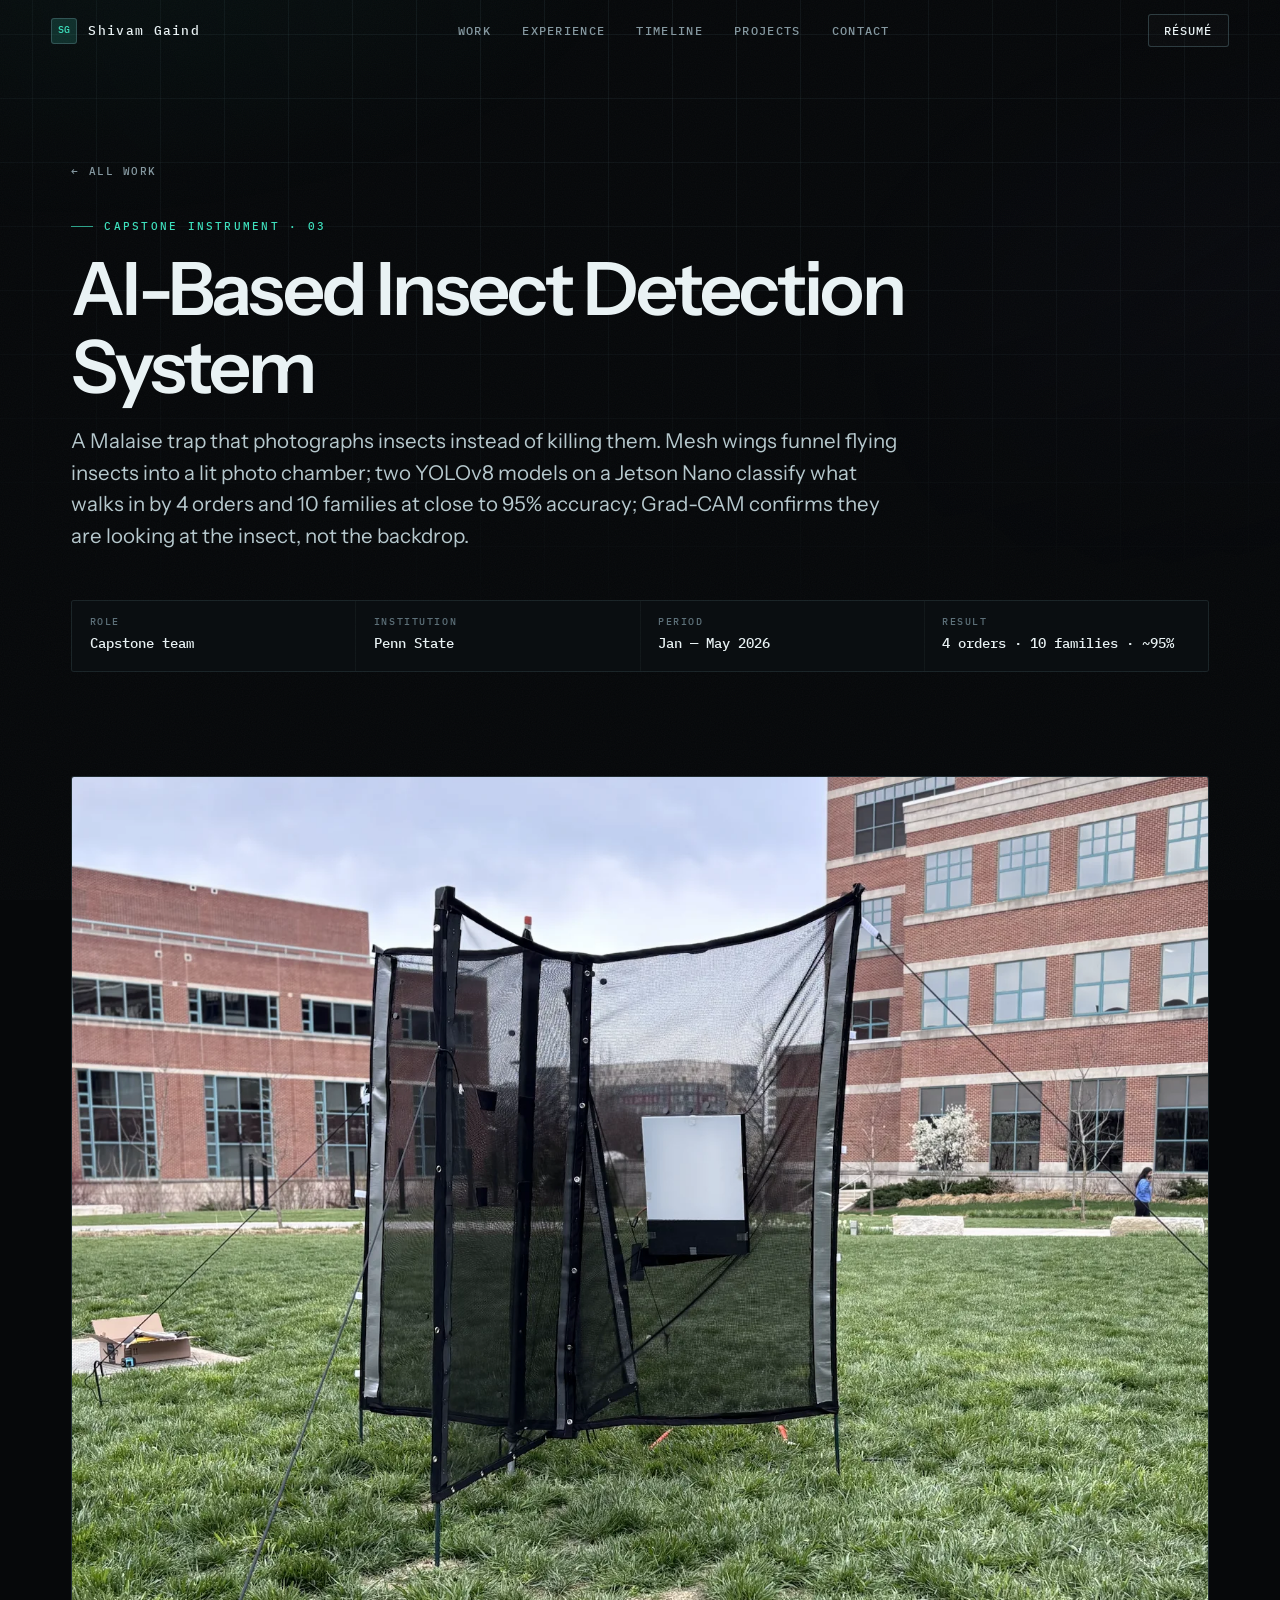
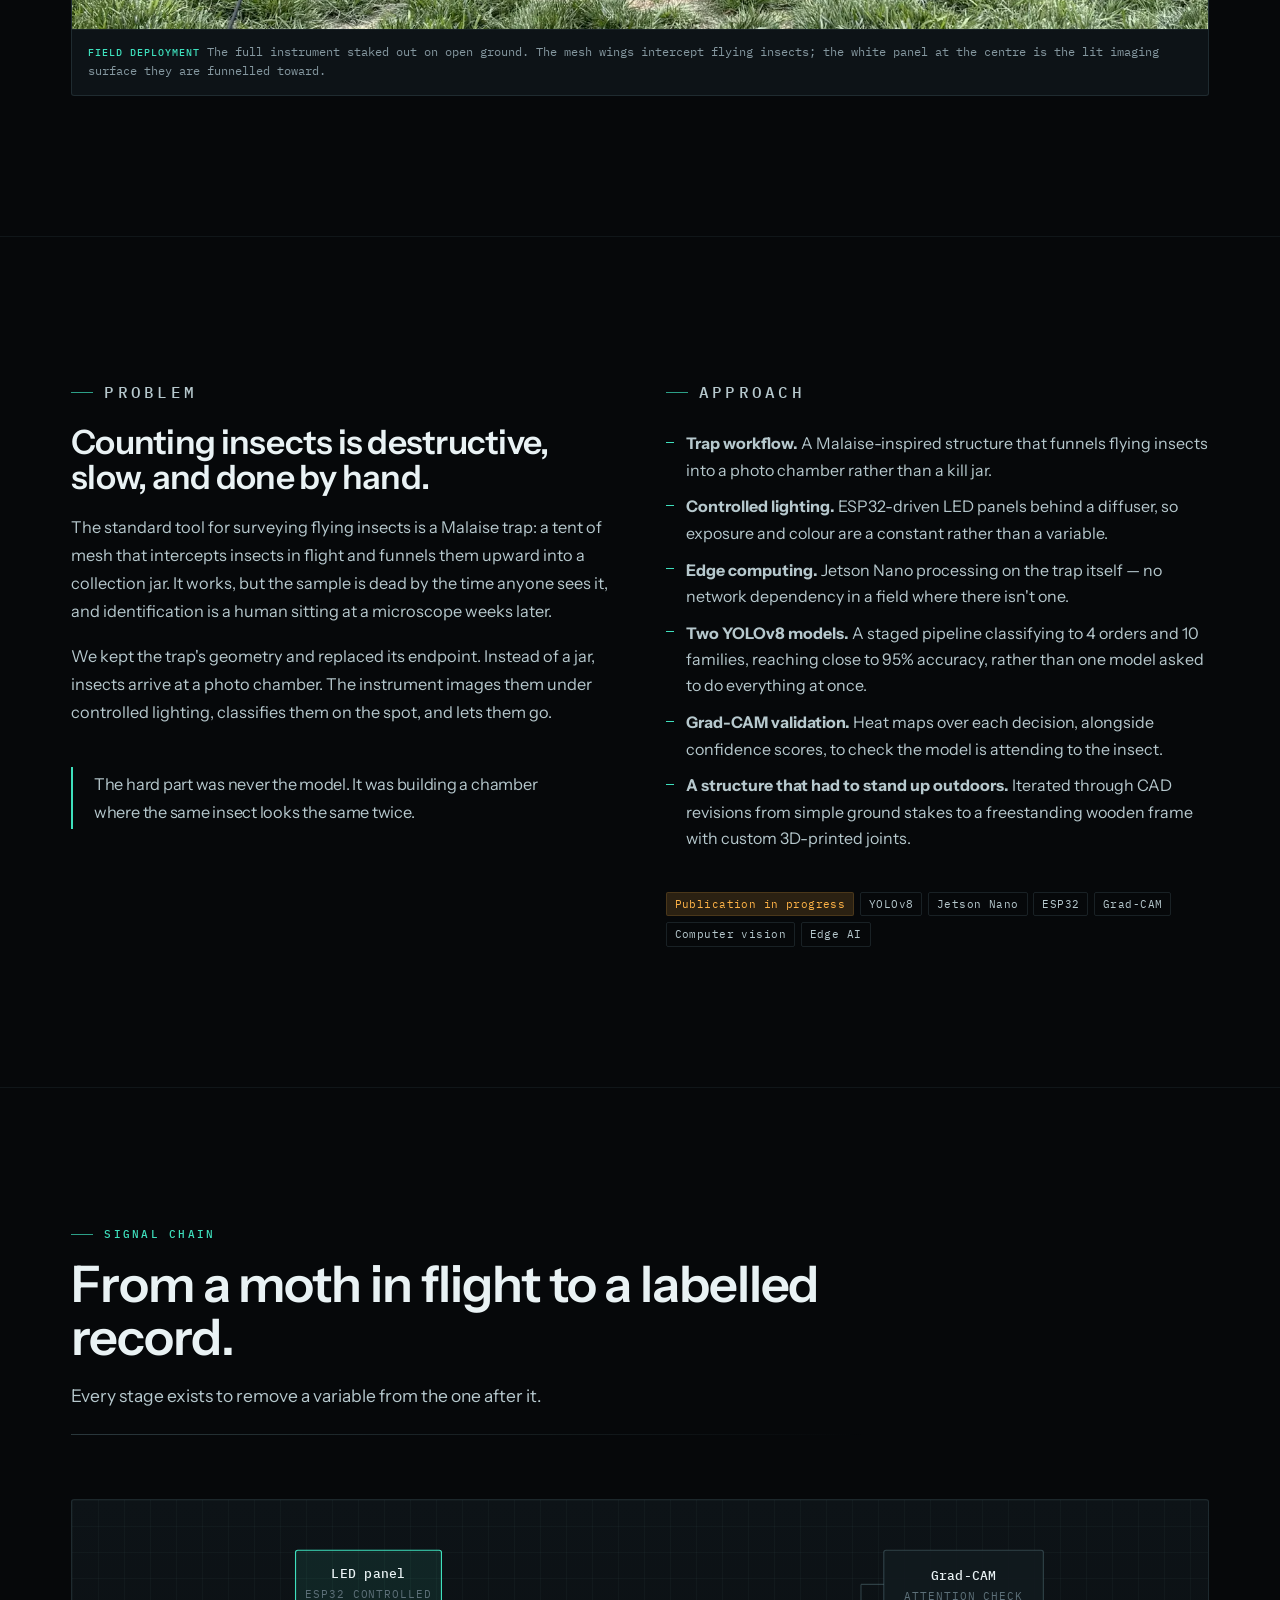
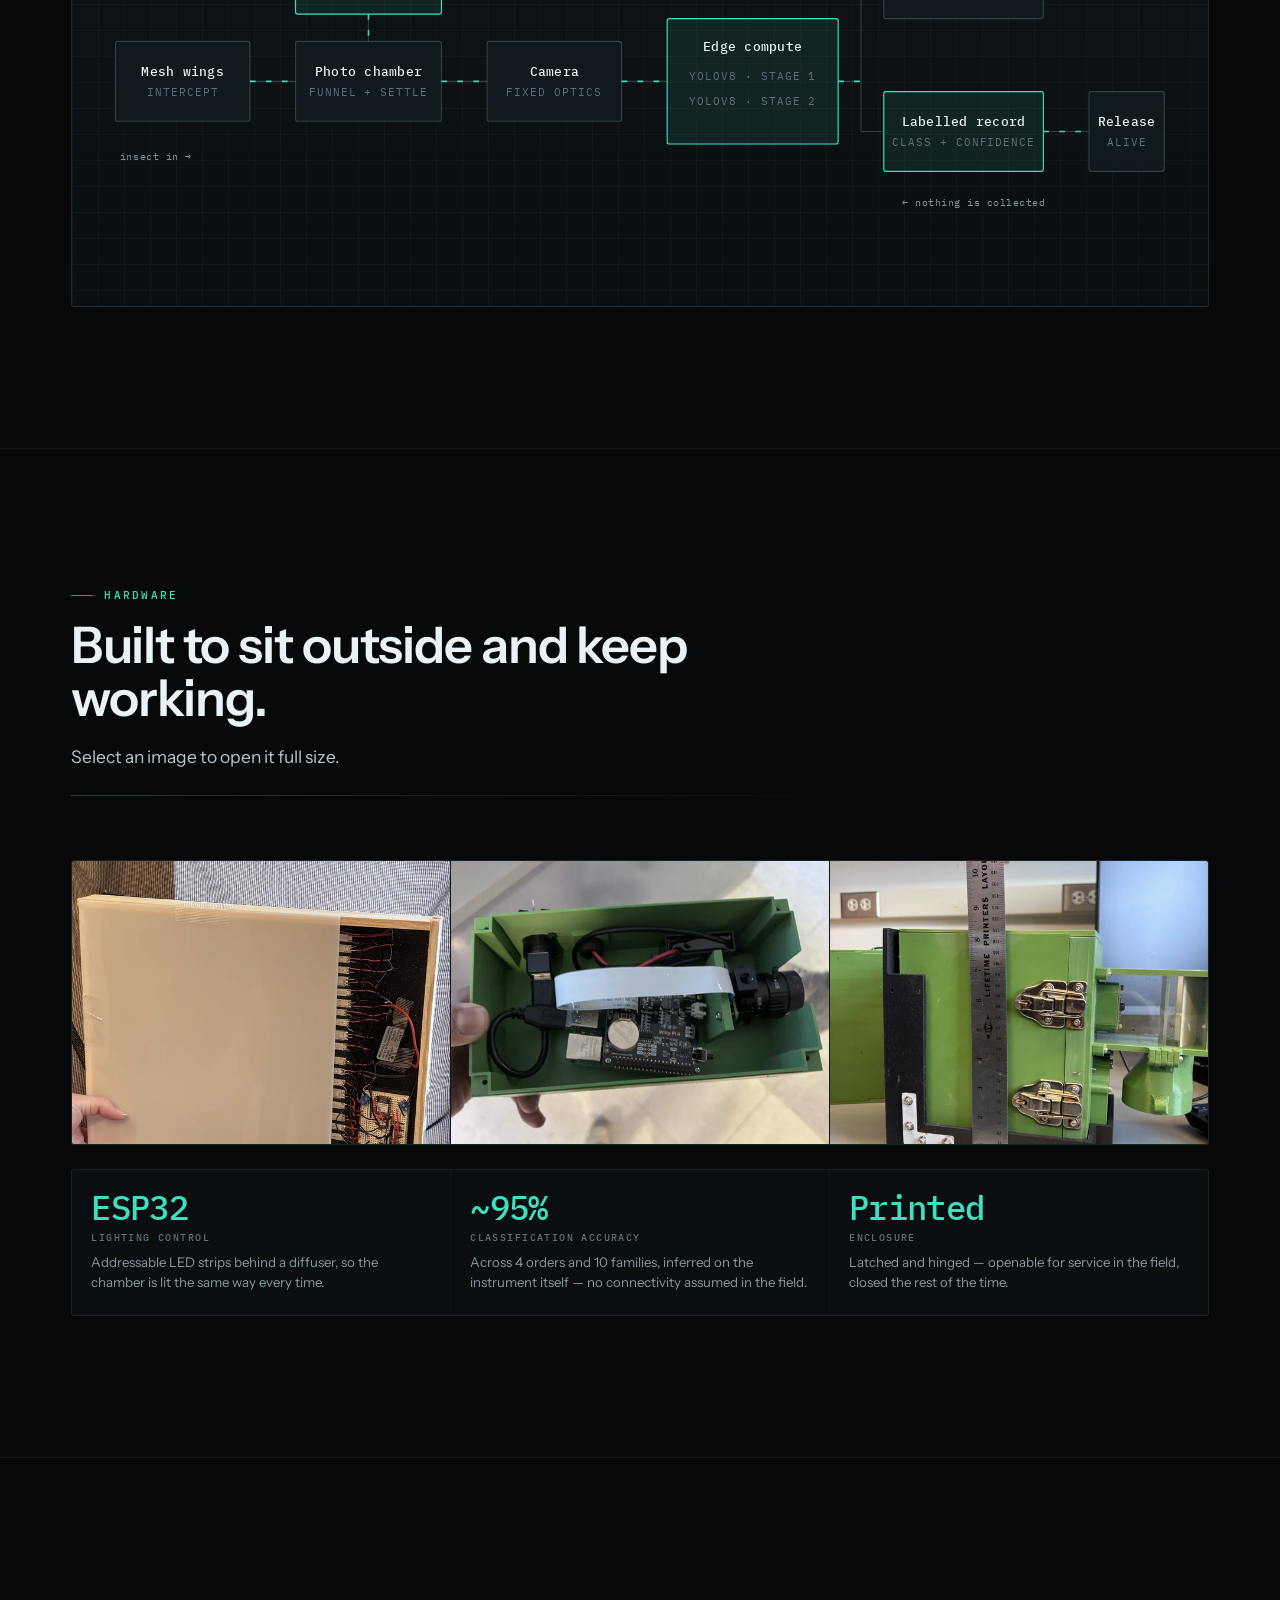
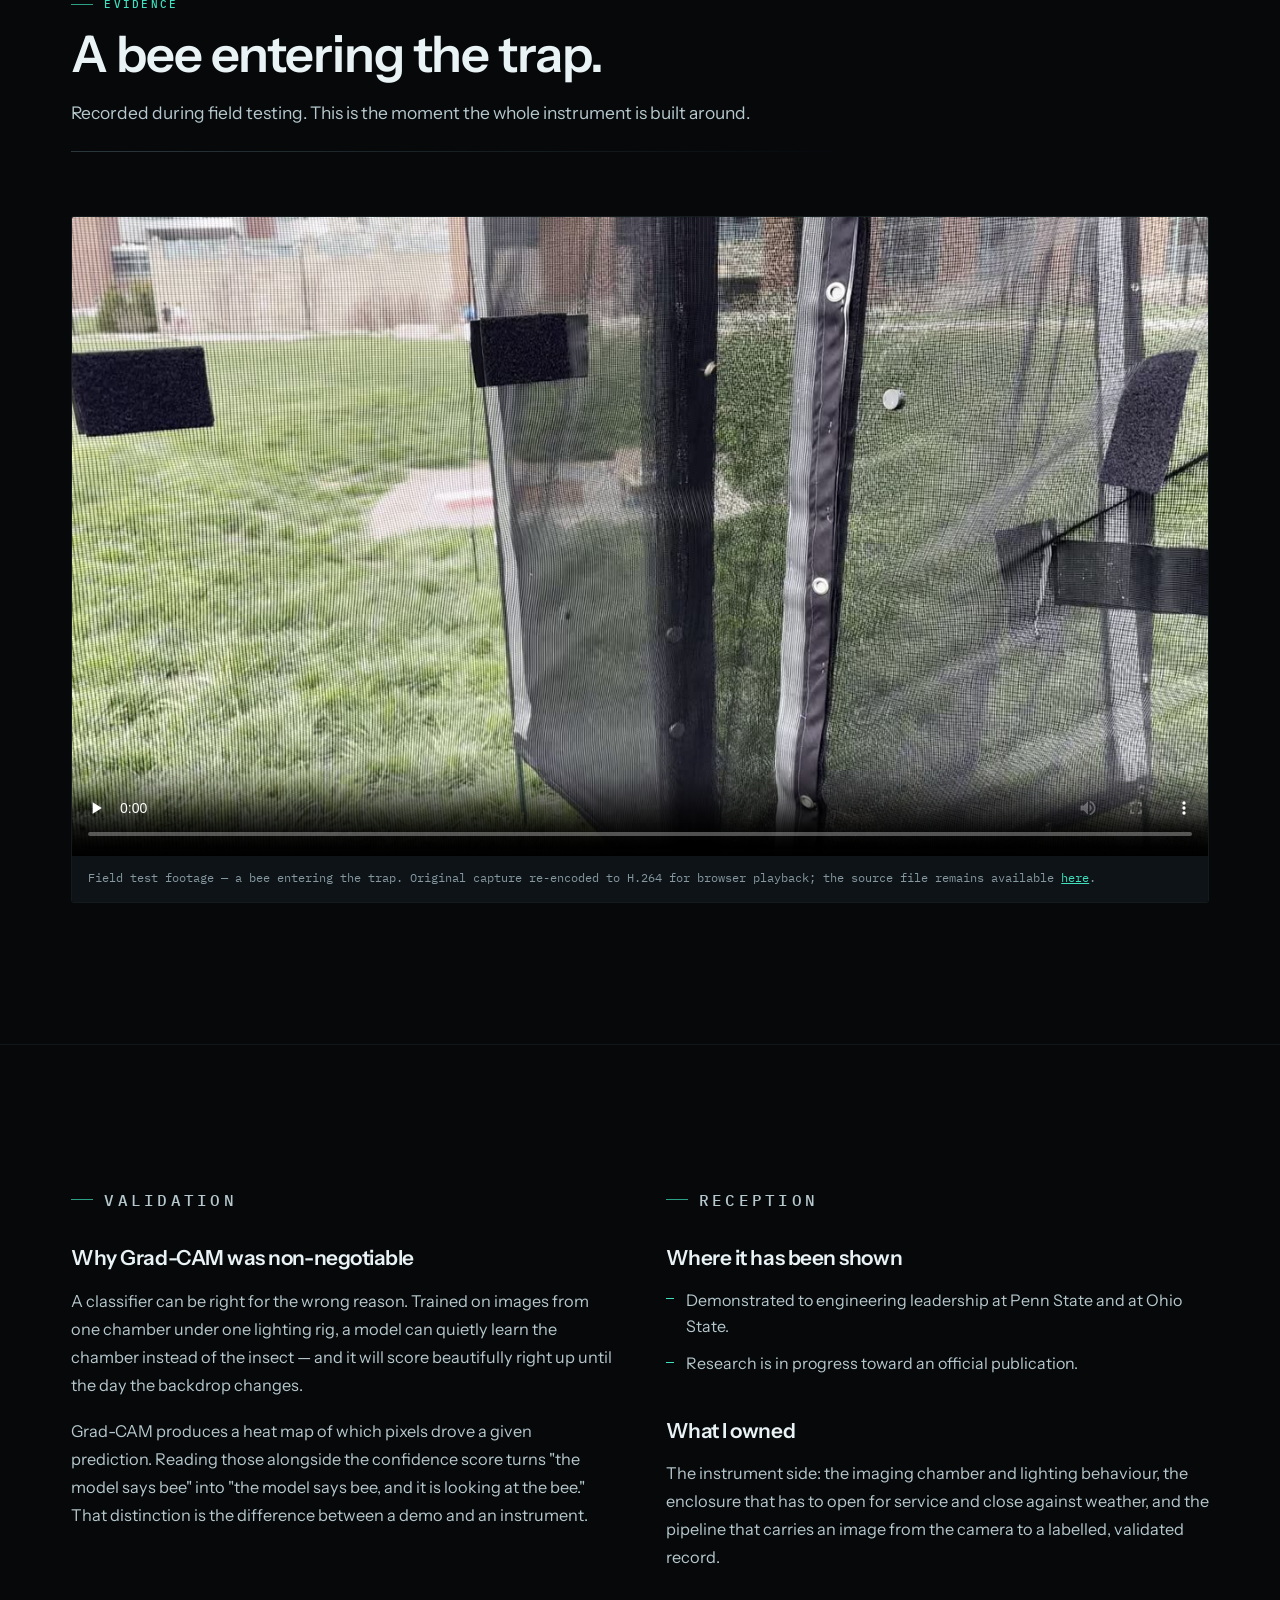
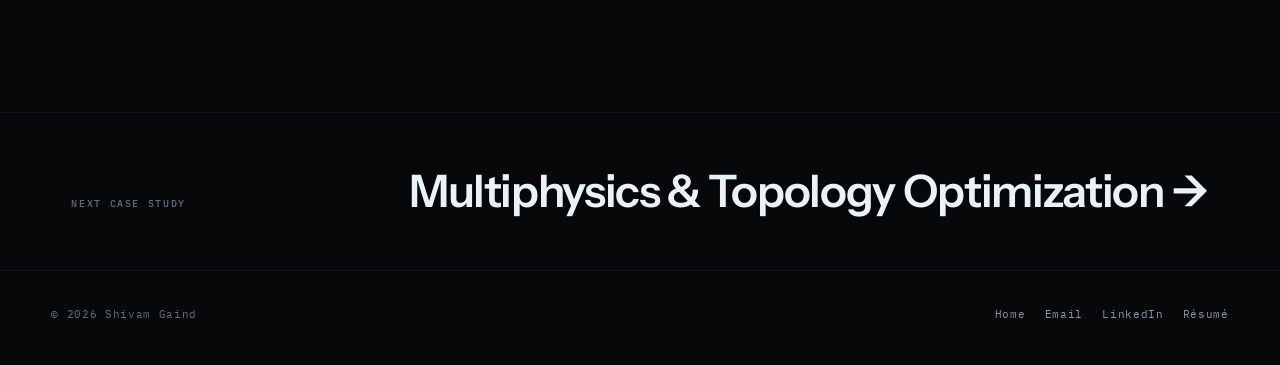
<file: work/insect-detection/index.html>
<!DOCTYPE html>
<html lang="en">
<head>
<meta charset="UTF-8" />
<meta name="viewport" content="width=device-width, initial-scale=1" />
<title>AI-Based Insect Detection System — capstone | Shivam Gaind</title>
<meta name="description" content="A Malaise-trap-inspired imaging instrument that photographs insects instead of killing them: ESP32-controlled lighting, edge compute, two YOLOv8 classifiers, and Grad-CAM validation. Penn State capstone, publication in progress." />
<meta name="theme-color" content="#06080a" />
<link rel="canonical" href="https://www.shivamgaind.com/work/insect-detection/" />
<meta property="og:type" content="article" />
<meta property="og:title" content="AI-Based Insect Detection System" />
<meta property="og:description" content="Field-deployed imaging trap with edge YOLOv8 classifiers and Grad-CAM validation." />
<meta property="og:image" content="https://www.shivamgaind.com/media/img/insect-detection-1-1024.jpg" />
<link rel="icon" href="data:image/svg+xml,%3Csvg xmlns='http://www.w3.org/2000/svg' viewBox='0 0 32 32'%3E%3Crect width='32' height='32' fill='%2306080a'/%3E%3Cpath d='M2 16c4 0 4-9 8-9s4 18 8 18 4-9 8-9 4 4 4 4' fill='none' stroke='%233ee0bd' stroke-width='2' stroke-linecap='round'/%3E%3C/svg%3E" />
<script>document.documentElement.classList.add("js");</script>
<link rel="preconnect" href="https://fonts.googleapis.com" />
<link rel="preconnect" href="https://fonts.gstatic.com" crossorigin />
<link rel="stylesheet" href="https://fonts.googleapis.com/css2?family=Instrument+Sans:wght@400;500;600;700&family=IBM+Plex+Mono:wght@400;500&display=swap" />
<link rel="stylesheet" href="/assets/instrument.css" />
</head>
<body>
<a class="skip-link" href="#main">Skip to content</a>
<div class="progress" aria-hidden="true"></div>
<div class="field" aria-hidden="true"></div>
<div class="grain" aria-hidden="true"></div>

<header class="hdr stuck">
  <a class="brand" href="/" aria-label="Shivam Gaind — home">
    <span class="brand-mark" aria-hidden="true">SG</span><span class="brand-name">Shivam Gaind</span>
  </a>
  <nav class="nav" aria-label="Primary">
    <a href="/#work">Work</a><a href="/#experience">Experience</a><a href="/#timeline">Timeline</a>
    <a href="/#index">Projects</a><a href="/#contact">Contact</a>
  </nav>
  <div style="display:flex;gap:.6rem;align-items:center">
    <a class="hdr-cta" href="/pdfs/shivam-gaind-resume.pdf" target="_blank" rel="noopener">Résumé</a>
    <button class="menu-btn" type="button" aria-expanded="false" aria-controls="drawer" aria-label="Open menu"><span></span></button>
  </div>
</header>
<nav class="drawer" id="drawer" aria-label="Mobile">
  <a href="/#work">Work <span>01</span></a><a href="/#experience">Experience <span>02</span></a>
  <a href="/#timeline">Timeline <span>03</span></a><a href="/#index">Projects <span>04</span></a>
  <a href="/#contact">Contact <span>05</span></a>
</nav>

<main id="main">

<section class="cs-hero">
  <div class="wrap">
    <a class="cs-back" href="/#work"><span class="arw" aria-hidden="true">←</span> All work</a>
    <p class="kicker" style="margin-bottom:1.1rem">Capstone instrument · 03</p>
    <h1>AI-Based Insect Detection System</h1>
    <p class="sub">
      A Malaise trap that photographs insects instead of killing them. Mesh wings funnel flying insects
      into a lit photo chamber; two YOLOv8 models on a Jetson Nano classify what walks in by 4 orders and
      10 families at close to 95% accuracy; Grad-CAM confirms they are looking at the insect, not the backdrop.
    </p>
    <div class="cs-meta">
      <div><span class="k">Role</span><span class="v">Capstone team</span></div>
      <div><span class="k">Institution</span><span class="v">Penn State</span></div>
      <div><span class="k">Period</span><span class="v">Jan — May 2026</span></div>
      <div><span class="k">Result</span><span class="v">4 orders · 10 families · ~95%</span></div>
    </div>
  </div>
</section>

<section class="section" style="padding-top:clamp(2rem,4vw,3rem)">
  <div class="wrap">
    <figure class="cs-figure">
      <picture>
        <source type="image/webp" srcset="/media/img/insect-detection-1-640.webp 640w, /media/img/insect-detection-1-1024.webp 1024w, /media/img/insect-detection-1-1600.webp 1600w" sizes="(min-width:1400px) 1240px, 96vw" />
        <img src="/media/img/insect-detection-1-1600.jpg" width="1600" height="1200" decoding="async" alt="The trap deployed on a lawn between campus buildings: a black mesh structure on guy lines with a white backlit panel at its centre" />
      </picture>
      <figcaption><b>Field deployment</b> The full instrument staked out on open ground. The mesh wings intercept flying insects; the white panel at the centre is the lit imaging surface they are funnelled toward.</figcaption>
    </figure>
  </div>
</section>

<section class="section">
  <div class="wrap">
    <div class="cols2">
      <div class="prose">
        <p class="kicker">Problem</p>
        <h2 style="font-size:clamp(1.5rem,3vw,2.1rem)">Counting insects is destructive, slow, and done by hand.</h2>
        <p>
          The standard tool for surveying flying insects is a Malaise trap: a tent of mesh that intercepts
          insects in flight and funnels them upward into a collection jar. It works, but the sample is dead
          by the time anyone sees it, and identification is a human sitting at a microscope weeks later.
        </p>
        <p>
          We kept the trap's geometry and replaced its endpoint. Instead of a jar, insects arrive at a
          photo chamber. The instrument images them under controlled lighting, classifies them on the spot,
          and lets them go.
        </p>
        <p class="callout" style="margin-top:1.4rem">
          The hard part was never the model. It was building a chamber where the same insect looks the
          same twice.
        </p>
      </div>
      <div class="prose">
        <p class="kicker">Approach</p>
        <ul style="margin-top:.4rem">
          <li><strong>Trap workflow.</strong> A Malaise-inspired structure that funnels flying insects into a photo chamber rather than a kill jar.</li>
          <li><strong>Controlled lighting.</strong> ESP32-driven LED panels behind a diffuser, so exposure and colour are a constant rather than a variable.</li>
          <li><strong>Edge computing.</strong> Jetson Nano processing on the trap itself — no network dependency in a field where there isn't one.</li>
          <li><strong>Two YOLOv8 models.</strong> A staged pipeline classifying to 4 orders and 10 families, reaching close to 95% accuracy, rather than one model asked to do everything at once.</li>
          <li><strong>Grad-CAM validation.</strong> Heat maps over each decision, alongside confidence scores, to check the model is attending to the insect.</li>
          <li><strong>A structure that had to stand up outdoors.</strong> Iterated through CAD revisions from simple ground stakes to a freestanding wooden frame with custom 3D-printed joints.</li>
        </ul>
        <div class="chips" style="margin-top:1.4rem">
          <span class="hot">Publication in progress</span><span>YOLOv8</span><span>Jetson Nano</span>
          <span>ESP32</span><span>Grad-CAM</span><span>Computer vision</span><span>Edge AI</span>
        </div>
      </div>
    </div>
  </div>
</section>

<section class="section">
  <div class="wrap">
    <div class="sec-head">
      <p class="kicker">Signal chain</p>
      <h2>From a moth in flight to a labelled record.</h2>
      <p class="lede">Every stage exists to remove a variable from the one after it.</p>
      <div class="rule"></div>
    </div>
    <div class="diagram">
      <svg viewBox="0 0 940 300" role="img" aria-label="Signal chain diagram: flying insect enters mesh wings, is funnelled into a photo chamber, lit by an ESP32-controlled LED panel, imaged by a camera, processed on edge compute by two YOLOv8 classifiers in series, validated with Grad-CAM, and recorded as a labelled result with a confidence score.">
        <rect class="dg-box" x="10" y="96" width="118" height="70" rx="2"/>
        <text class="dg-title" x="69" y="126" text-anchor="middle">Mesh wings</text>
        <text class="dg-label" x="69" y="144" text-anchor="middle">intercept</text>

        <rect class="dg-box" x="168" y="96" width="128" height="70" rx="2"/>
        <text class="dg-title" x="232" y="126" text-anchor="middle">Photo chamber</text>
        <text class="dg-label" x="232" y="144" text-anchor="middle">funnel + settle</text>

        <rect class="dg-box hi" x="168" y="16" width="128" height="56" rx="2"/>
        <text class="dg-title" x="232" y="40" text-anchor="middle">LED panel</text>
        <text class="dg-label" x="232" y="58" text-anchor="middle">ESP32 controlled</text>
        <path class="dg-wire" d="M232 72v24"/>
        <path class="dg-flow" d="M232 72v24"/>

        <rect class="dg-box" x="336" y="96" width="118" height="70" rx="2"/>
        <text class="dg-title" x="395" y="126" text-anchor="middle">Camera</text>
        <text class="dg-label" x="395" y="144" text-anchor="middle">fixed optics</text>

        <rect class="dg-box hi" x="494" y="76" width="150" height="110" rx="2"/>
        <text class="dg-title" x="569" y="104" text-anchor="middle">Edge compute</text>
        <text class="dg-label" x="569" y="130" text-anchor="middle">YOLOv8 · stage 1</text>
        <text class="dg-label" x="569" y="152" text-anchor="middle">YOLOv8 · stage 2</text>

        <rect class="dg-box" x="684" y="16" width="140" height="60" rx="2"/>
        <text class="dg-title" x="754" y="42" text-anchor="middle">Grad-CAM</text>
        <text class="dg-label" x="754" y="60" text-anchor="middle">attention check</text>

        <rect class="dg-box hi" x="684" y="140" width="140" height="70" rx="2"/>
        <text class="dg-title" x="754" y="170" text-anchor="middle">Labelled record</text>
        <text class="dg-label" x="754" y="188" text-anchor="middle">class + confidence</text>

        <rect class="dg-box" x="864" y="140" width="66" height="70" rx="2"/>
        <text class="dg-title" x="897" y="170" text-anchor="middle">Release</text>
        <text class="dg-label" x="897" y="188" text-anchor="middle">alive</text>

        <path class="dg-wire" d="M128 131h40M296 131h40M454 131h40M644 131h20M664 46h20M664 175h20M664 46v129M824 175h40"/>
        <path class="dg-flow" d="M128 131h40M296 131h40M454 131h40M644 131h20"/>
        <path class="dg-flow" d="M824 175h40" style="animation-delay:.6s"/>
        <text class="dg-cap" x="14" y="200">insect in →</text>
        <text class="dg-cap" x="700" y="240">← nothing is collected</text>
      </svg>
    </div>
  </div>
</section>

<section class="section">
  <div class="wrap">
    <div class="sec-head">
      <p class="kicker">Hardware</p>
      <h2>Built to sit outside and keep working.</h2>
      <p class="lede">Select an image to open it full size.</p>
      <div class="rule"></div>
    </div>
    <div class="gal g3" data-gallery>
      <button type="button" data-lb="/media/img/insect-detection-2-1024.webp" data-lb-label="Lighting"
              data-lb-alt="The LED backlight panel held open, showing addressable LED strips, wiring harness and a breadboarded driver behind a diffuser sheet">
        <img src="/media/img/insect-detection-2-640.webp" width="1200" height="1600" loading="lazy" decoding="async" alt="LED backlight panel opened to reveal addressable LED strips, wiring and a breadboarded driver behind a diffuser" />
        <span class="zi">Enlarge</span>
      </button>
      <button type="button" data-lb="/media/img/insect-detection-3-1600.webp" data-lb-label="Imaging module"
              data-lb-alt="Interior of the printed imaging enclosure: compute board with real-time-clock power management, ribbon-cable camera with a C-mount lens, and power cabling">
        <img src="/media/img/insect-detection-3-640.webp" width="1600" height="1192" loading="lazy" decoding="async" alt="Interior of the printed imaging enclosure with compute board, ribbon-cable camera and C-mount lens" />
        <span class="zi">Enlarge</span>
      </button>
      <button type="button" data-lb="/media/img/insect-detection-4-1024.webp" data-lb-label="Enclosure"
              data-lb-alt="The assembled green printed enclosure with latches and hinges, measured against a machinist's rule at roughly thirteen inches tall">
        <img src="/media/img/insect-detection-4-640.webp" width="1200" height="1600" loading="lazy" decoding="async" alt="Assembled printed enclosure with latches and hinges, measured against a machinist's rule" />
        <span class="zi">Enlarge</span>
      </button>
    </div>
    <div class="stats s3" style="margin-top:1.5rem">
      <div class="stat"><span class="v">ESP32</span><span class="k">Lighting control</span><p>Addressable LED strips behind a diffuser, so the chamber is lit the same way every time.</p></div>
      <div class="stat"><span class="v">~95%</span><span class="k">Classification accuracy</span><p>Across 4 orders and 10 families, inferred on the instrument itself — no connectivity assumed in the field.</p></div>
      <div class="stat"><span class="v">Printed</span><span class="k">Enclosure</span><p>Latched and hinged — openable for service in the field, closed the rest of the time.</p></div>
    </div>
  </div>
</section>

<section class="section" id="field-video">
  <div class="wrap">
    <div class="sec-head">
      <p class="kicker">Evidence</p>
      <h2>A bee entering the trap.</h2>
      <p class="lede">Recorded during field testing. This is the moment the whole instrument is built around.</p>
      <div class="rule"></div>
    </div>
    <div class="videoblock">
      <video controls preload="none" playsinline poster="/media/bee-entering-trap-poster.jpg"
             width="1280" height="720" aria-label="Video of a bee entering the insect trap during field testing">
        <source src="/media/bee-entering-trap.mp4" type="video/mp4" />
        <source src="/videos/bee-entering-trap.mov" type="video/quicktime" />
        <p style="padding:1rem;color:var(--muted)">
          Your browser cannot play this video.
          <a href="/media/bee-entering-trap.mp4" style="color:var(--phos)">Download the MP4</a>.
        </p>
      </video>
      <p class="vb-cap">Field test footage — a bee entering the trap. Original capture re-encoded to H.264 for browser playback; the source file remains available <a href="/videos/bee-entering-trap.mov" style="color:var(--phos)">here</a>.</p>
    </div>
  </div>
</section>

<section class="section">
  <div class="wrap">
    <div class="cols2">
      <div class="prose">
        <p class="kicker">Validation</p>
        <h3>Why Grad-CAM was non-negotiable</h3>
        <p>
          A classifier can be right for the wrong reason. Trained on images from one chamber under one
          lighting rig, a model can quietly learn the chamber instead of the insect — and it will score
          beautifully right up until the day the backdrop changes.
        </p>
        <p>
          Grad-CAM produces a heat map of which pixels drove a given prediction. Reading those alongside
          the confidence score turns "the model says bee" into "the model says bee, and it is looking at
          the bee." That distinction is the difference between a demo and an instrument.
        </p>
      </div>
      <div class="prose">
        <p class="kicker">Reception</p>
        <h3>Where it has been shown</h3>
        <ul>
          <li>Demonstrated to engineering leadership at Penn State and at Ohio State.</li>
          <li>Research is in progress toward an official publication.</li>
        </ul>
        <h3 style="margin-top:1.6rem">What I owned</h3>
        <p>
          The instrument side: the imaging chamber and lighting behaviour, the enclosure that has to open
          for service and close against weather, and the pipeline that carries an image from the camera to
          a labelled, validated record.
        </p>
      </div>
    </div>
  </div>
</section>

<section class="cs-next">
  <div class="wrap">
    <a href="/work/topology-optimization/">
      <span class="k">Next case study</span>
      <h2>Multiphysics &amp; Topology Optimization →</h2>
    </a>
  </div>
</section>

</main>

<footer class="ftr">
  <p>© <span class="mono">2026</span> Shivam Gaind</p>
  <p class="fl">
    <a href="/">Home</a>
    <a href="mailto:Shivam.gaind@gmail.com">Email</a>
    <a href="https://www.linkedin.com/in/shivam-gaind/" target="_blank" rel="noopener">LinkedIn</a>
    <a href="/pdfs/shivam-gaind-resume.pdf" target="_blank" rel="noopener">Résumé</a>
  </p>
</footer>

<div class="lb" hidden role="dialog" aria-modal="true" aria-label="Media viewer">
  <div class="lb-top"><p class="lb-cap"></p><button class="lb-close" type="button">Close ✕</button></div>
  <div class="lb-stage"></div>
  <div class="lb-bot">
    <span class="lb-count mono"></span>
    <span class="lb-nav"><button class="lb-prev" type="button" aria-label="Previous">←</button><button class="lb-next" type="button" aria-label="Next">→</button></span>
  </div>
</div>

<script src="/assets/instrument.js"></script>
</body>
</html>
</file>
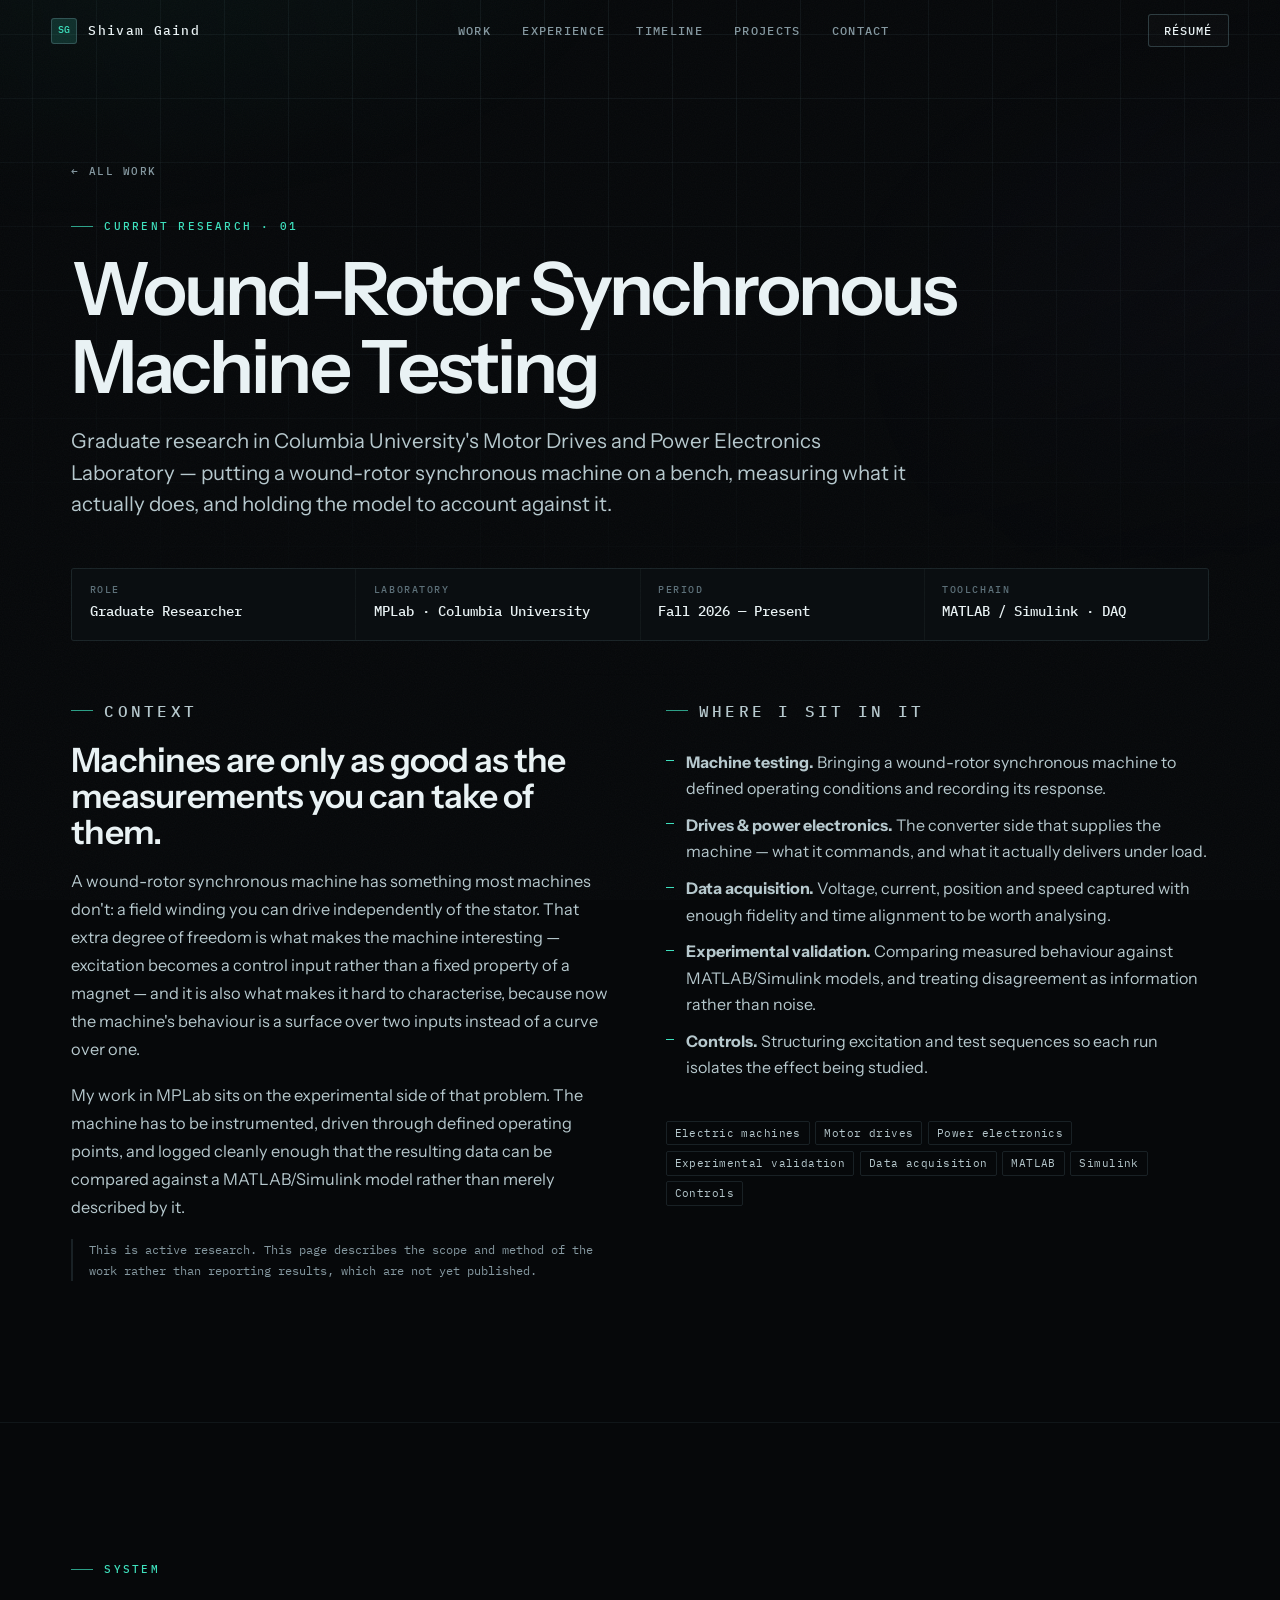
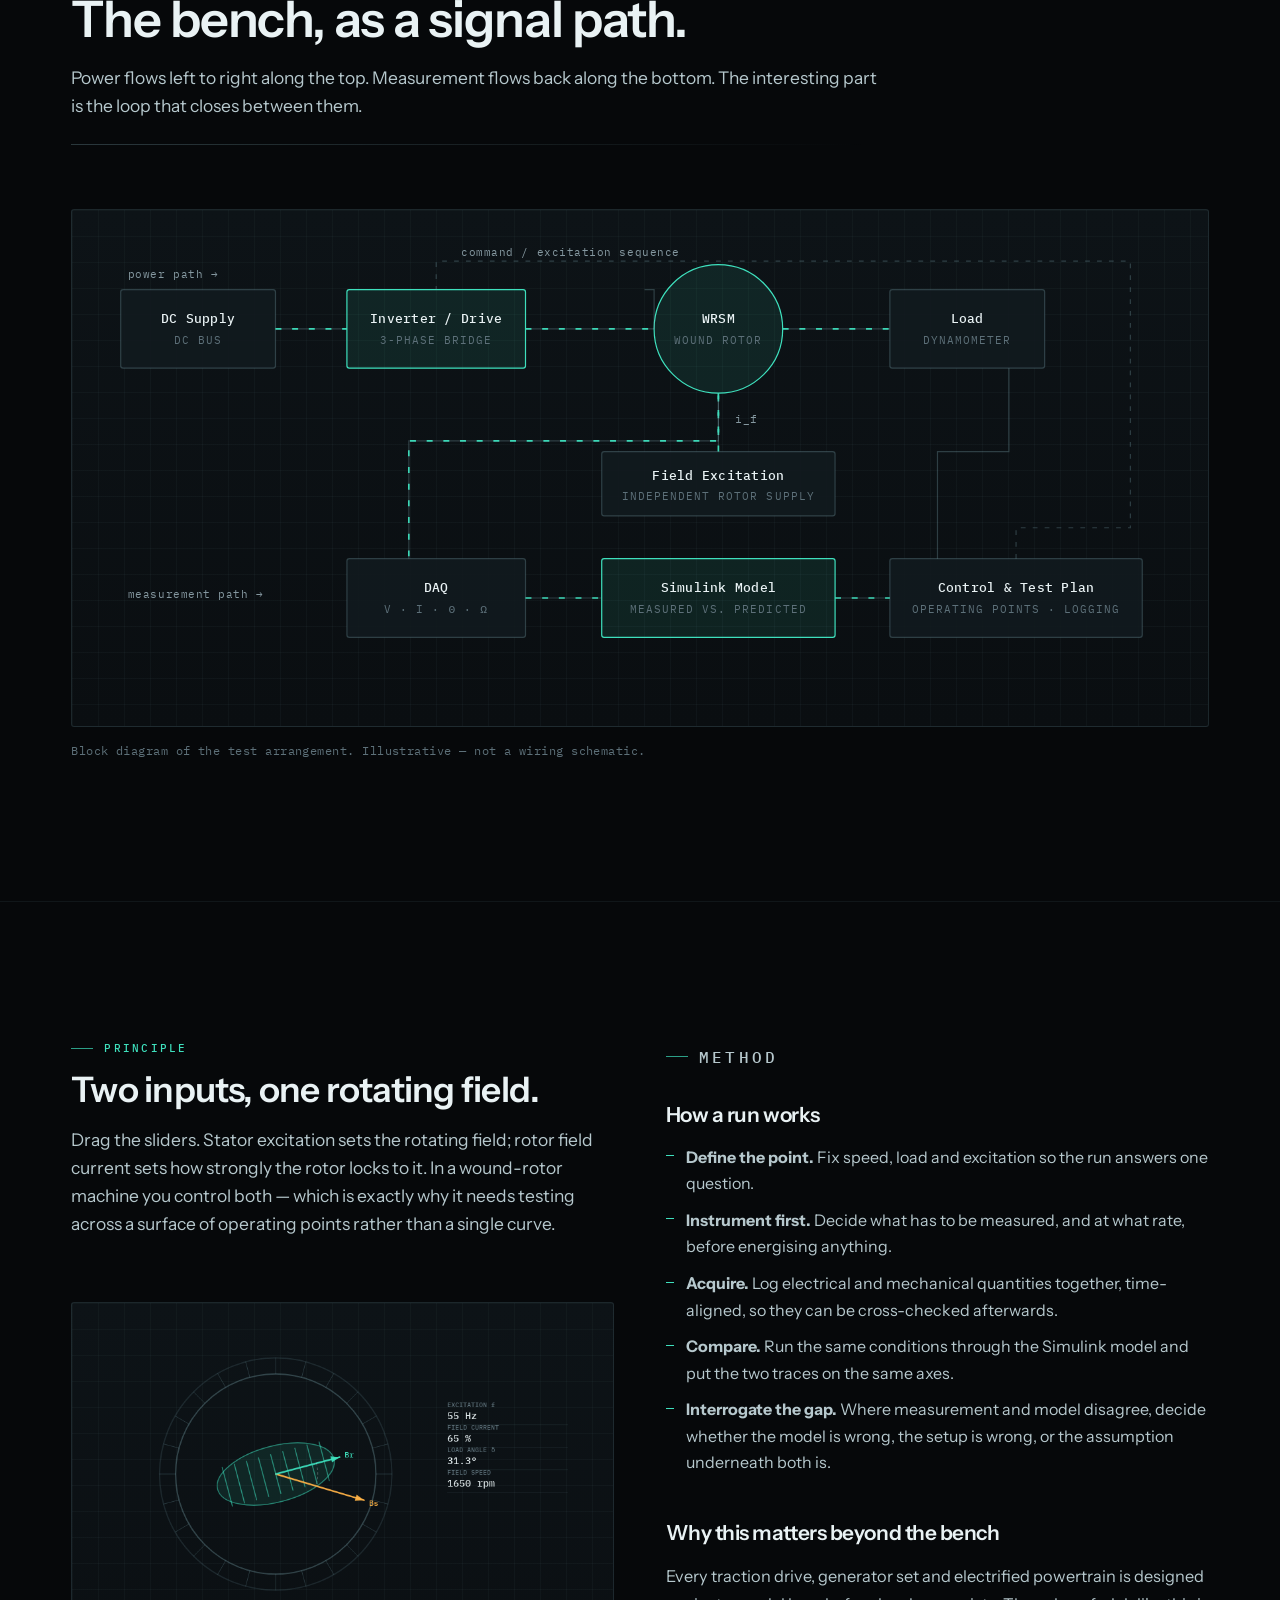
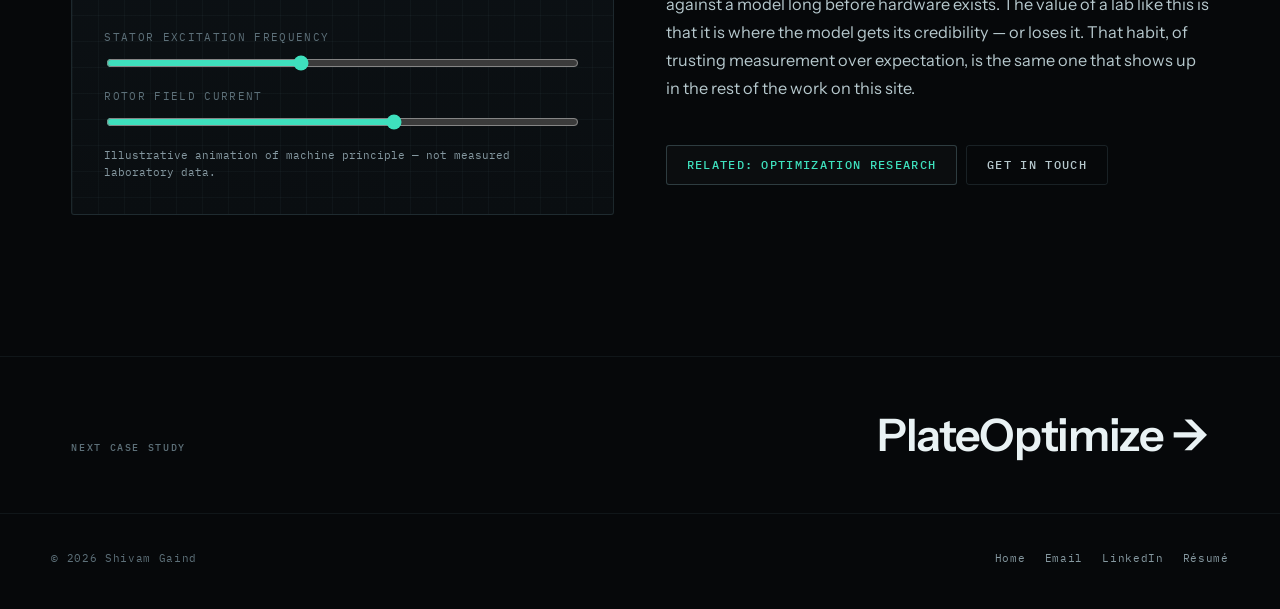
<file: work/mplab/index.html>
<!DOCTYPE html>
<html lang="en">
<head>
<meta charset="UTF-8" />
<meta name="viewport" content="width=device-width, initial-scale=1" />
<title>Wound-Rotor Synchronous Machine Testing — MPLab, Columbia | Shivam Gaind</title>
<meta name="description" content="Graduate research at Columbia University's Motor Drives and Power Electronics Laboratory: wound-rotor synchronous machine testing, drive-side instrumentation, data acquisition, and experimental validation against MATLAB/Simulink models." />
<meta name="theme-color" content="#06080a" />
<link rel="canonical" href="https://www.shivamgaind.com/work/mplab/" />
<meta property="og:type" content="article" />
<meta property="og:title" content="Wound-Rotor Synchronous Machine Testing — MPLab, Columbia" />
<meta property="og:description" content="Current graduate research on electric machines, motor drives and power electronics at Columbia Engineering." />
<link rel="icon" href="data:image/svg+xml,%3Csvg xmlns='http://www.w3.org/2000/svg' viewBox='0 0 32 32'%3E%3Crect width='32' height='32' fill='%2306080a'/%3E%3Cpath d='M2 16c4 0 4-9 8-9s4 18 8 18 4-9 8-9 4 4 4 4' fill='none' stroke='%233ee0bd' stroke-width='2' stroke-linecap='round'/%3E%3C/svg%3E" />
<script>document.documentElement.classList.add("js");</script>
<link rel="preconnect" href="https://fonts.googleapis.com" />
<link rel="preconnect" href="https://fonts.gstatic.com" crossorigin />
<link rel="stylesheet" href="https://fonts.googleapis.com/css2?family=Instrument+Sans:wght@400;500;600;700&family=IBM+Plex+Mono:wght@400;500&display=swap" />
<link rel="stylesheet" href="/assets/instrument.css" />
</head>
<body>
<a class="skip-link" href="#main">Skip to content</a>
<div class="progress" aria-hidden="true"></div>
<div class="field" aria-hidden="true"></div>
<div class="grain" aria-hidden="true"></div>

<header class="hdr stuck">
  <a class="brand" href="/" aria-label="Shivam Gaind — home">
    <span class="brand-mark" aria-hidden="true">SG</span><span class="brand-name">Shivam Gaind</span>
  </a>
  <nav class="nav" aria-label="Primary">
    <a href="/#work">Work</a><a href="/#experience">Experience</a><a href="/#timeline">Timeline</a>
    <a href="/#index">Projects</a><a href="/#contact">Contact</a>
  </nav>
  <div style="display:flex;gap:.6rem;align-items:center">
    <a class="hdr-cta" href="/pdfs/shivam-gaind-resume.pdf" target="_blank" rel="noopener">Résumé</a>
    <button class="menu-btn" type="button" aria-expanded="false" aria-controls="drawer" aria-label="Open menu"><span></span></button>
  </div>
</header>
<nav class="drawer" id="drawer" aria-label="Mobile">
  <a href="/#work">Work <span>01</span></a><a href="/#experience">Experience <span>02</span></a>
  <a href="/#timeline">Timeline <span>03</span></a><a href="/#index">Projects <span>04</span></a>
  <a href="/#contact">Contact <span>05</span></a>
</nav>

<main id="main">

<section class="cs-hero">
  <div class="wrap">
    <a class="cs-back" href="/#work"><span class="arw" aria-hidden="true">←</span> All work</a>
    <p class="kicker" style="margin-bottom:1.1rem">Current research · 01</p>
    <h1>Wound-Rotor Synchronous Machine Testing</h1>
    <p class="sub">
      Graduate research in Columbia University's Motor Drives and Power Electronics Laboratory —
      putting a wound-rotor synchronous machine on a bench, measuring what it actually does, and
      holding the model to account against it.
    </p>
    <div class="cs-meta">
      <div><span class="k">Role</span><span class="v">Graduate Researcher</span></div>
      <div><span class="k">Laboratory</span><span class="v">MPLab · Columbia University</span></div>
      <div><span class="k">Period</span><span class="v">Fall 2026 — Present</span></div>
      <div><span class="k">Toolchain</span><span class="v">MATLAB / Simulink · DAQ</span></div>
    </div>
  </div>
</section>

<section class="section" style="padding-top:0">
  <div class="wrap">
    <div class="cols2">
      <div class="prose">
        <p class="kicker">Context</p>
        <h2 style="font-size:clamp(1.5rem,3vw,2.1rem)">Machines are only as good as the measurements you can take of them.</h2>
        <p>
          A wound-rotor synchronous machine has something most machines don't: a field winding you can
          drive independently of the stator. That extra degree of freedom is what makes the machine
          interesting — excitation becomes a control input rather than a fixed property of a magnet —
          and it is also what makes it hard to characterise, because now the machine's behaviour is a
          surface over two inputs instead of a curve over one.
        </p>
        <p>
          My work in MPLab sits on the experimental side of that problem. The machine has to be
          instrumented, driven through defined operating points, and logged cleanly enough that the
          resulting data can be compared against a MATLAB/Simulink model rather than merely described by it.
        </p>
        <p class="mono" style="font-size:.78rem;color:var(--muted);border-left:2px solid var(--line);padding-left:1rem">
          This is active research. This page describes the scope and method of the work rather than
          reporting results, which are not yet published.
        </p>
      </div>

      <div class="prose">
        <p class="kicker">Where I sit in it</p>
        <ul style="margin-top:.4rem">
          <li><strong>Machine testing.</strong> Bringing a wound-rotor synchronous machine to defined operating conditions and recording its response.</li>
          <li><strong>Drives &amp; power electronics.</strong> The converter side that supplies the machine — what it commands, and what it actually delivers under load.</li>
          <li><strong>Data acquisition.</strong> Voltage, current, position and speed captured with enough fidelity and time alignment to be worth analysing.</li>
          <li><strong>Experimental validation.</strong> Comparing measured behaviour against MATLAB/Simulink models, and treating disagreement as information rather than noise.</li>
          <li><strong>Controls.</strong> Structuring excitation and test sequences so each run isolates the effect being studied.</li>
        </ul>
        <div class="chips" style="margin-top:1.4rem">
          <span>Electric machines</span><span>Motor drives</span><span>Power electronics</span>
          <span>Experimental validation</span><span>Data acquisition</span><span>MATLAB</span>
          <span>Simulink</span><span>Controls</span>
        </div>
      </div>
    </div>
  </div>
</section>

<section class="section">
  <div class="wrap">
    <div class="sec-head">
      <p class="kicker">System</p>
      <h2>The bench, as a signal path.</h2>
      <p class="lede">Power flows left to right along the top. Measurement flows back along the bottom. The interesting part is the loop that closes between them.</p>
      <div class="rule"></div>
    </div>

    <div class="diagram">
      <svg viewBox="0 0 900 380" role="img" aria-label="Block diagram of the test bench: DC supply feeds a three-phase inverter, which drives a wound-rotor synchronous machine coupled to a dynamometer load. A separate field excitation supply feeds the rotor winding. Sensors on the machine feed a data acquisition system, which feeds a Simulink model used for comparison, which in turn informs the control and test plan driving the inverter.">
        <!-- power row -->
        <rect class="dg-box" x="14" y="40" width="130" height="66" rx="2"/>
        <text class="dg-title" x="79" y="68" text-anchor="middle">DC Supply</text>
        <text class="dg-label" x="79" y="86" text-anchor="middle">dc bus</text>

        <rect class="dg-box hi" x="204" y="40" width="150" height="66" rx="2"/>
        <text class="dg-title" x="279" y="68" text-anchor="middle">Inverter / Drive</text>
        <text class="dg-label" x="279" y="86" text-anchor="middle">3-phase bridge</text>

        <circle class="dg-box hi" cx="516" cy="73" r="54"/>
        <text class="dg-title" x="516" y="68" text-anchor="middle">WRSM</text>
        <text class="dg-label" x="516" y="86" text-anchor="middle">wound rotor</text>

        <rect class="dg-box" x="660" y="40" width="130" height="66" rx="2"/>
        <text class="dg-title" x="725" y="68" text-anchor="middle">Load</text>
        <text class="dg-label" x="725" y="86" text-anchor="middle">dynamometer</text>

        <path class="dg-wire" d="M144 73h60M354 73h108M570 73h90"/>
        <path class="dg-flow" d="M144 73h60M354 73h108M570 73h90"/>

        <!-- field excitation -->
        <rect class="dg-box" x="418" y="176" width="196" height="54" rx="2"/>
        <text class="dg-title" x="516" y="200" text-anchor="middle">Field Excitation</text>
        <text class="dg-label" x="516" y="217" text-anchor="middle">independent rotor supply</text>
        <path class="dg-wire" d="M516 127v49"/>
        <path class="dg-flow" d="M516 176v-49" style="animation-delay:.35s"/>
        <text class="dg-cap" x="530" y="152">i_f</text>

        <!-- sensing -->
        <rect class="dg-box" x="204" y="266" width="150" height="66" rx="2"/>
        <text class="dg-title" x="279" y="294" text-anchor="middle">DAQ</text>
        <text class="dg-label" x="279" y="312" text-anchor="middle">v · i · θ · ω</text>

        <rect class="dg-box hi" x="418" y="266" width="196" height="66" rx="2"/>
        <text class="dg-title" x="516" y="294" text-anchor="middle">Simulink Model</text>
        <text class="dg-label" x="516" y="312" text-anchor="middle">measured vs. predicted</text>

        <rect class="dg-box" x="660" y="266" width="212" height="66" rx="2"/>
        <text class="dg-title" x="766" y="294" text-anchor="middle">Control &amp; Test Plan</text>
        <text class="dg-label" x="766" y="312" text-anchor="middle">operating points · logging</text>

        <path class="dg-wire" d="M760 106v70H700v90M354 299h64M614 299h46"/>
        <path class="dg-wire" d="M462 73V40h-8"/>
        <path class="dg-wire" d="M516 127v40h-260v99"/>
        <path class="dg-flow" d="M516 127v40h-260v99" style="animation-delay:.7s"/>
        <path class="dg-flow" d="M354 299h64M614 299h46" style="animation-delay:1s"/>

        <!-- feedback to inverter -->
        <path class="dg-wire" d="M766 266V240h96V16H279v24" stroke-dasharray="4 6"/>
        <text class="dg-cap" x="300" y="12">command / excitation sequence</text>
        <text class="dg-cap" x="20" y="299">measurement path →</text>
        <text class="dg-cap" x="20" y="30">power path →</text>
      </svg>
    </div>
    <p class="mono" style="font-size:.72rem;color:var(--dim);margin-top:.9rem;letter-spacing:.04em">
      Block diagram of the test arrangement. Illustrative — not a wiring schematic.
    </p>
  </div>
</section>

<section class="section">
  <div class="wrap">
    <div class="cols2">
      <div>
        <div class="sec-head">
          <p class="kicker">Principle</p>
          <h2 style="font-size:clamp(1.5rem,3vw,2.2rem)">Two inputs, one rotating field.</h2>
          <p class="lede">
            Drag the sliders. Stator excitation sets the rotating field; rotor field current sets how
            strongly the rotor locks to it. In a wound-rotor machine you control both — which is exactly
            why it needs testing across a surface of operating points rather than a single curve.
          </p>
        </div>
        <div class="diagram" style="display:grid;gap:1rem">
          <canvas id="machine" width="720" height="420" style="width:100%;height:auto;position:relative"
                  role="img" aria-label="Animated illustration of a rotating stator field vector and a rotor aligned behind it by a load angle."></canvas>
          <div style="display:grid;gap:.9rem;position:relative">
            <label class="mono" style="display:grid;gap:.4rem;font-size:.7rem;letter-spacing:.12em;text-transform:uppercase;color:var(--dim)">
              Stator excitation frequency
              <input id="freq" type="range" min="10" max="120" value="55" step="1" style="accent-color:var(--phos)" />
            </label>
            <label class="mono" style="display:grid;gap:.4rem;font-size:.7rem;letter-spacing:.12em;text-transform:uppercase;color:var(--dim)">
              Rotor field current
              <input id="ifld" type="range" min="10" max="100" value="65" step="1" style="accent-color:var(--phos)" />
            </label>
            <p class="mono" style="font-size:.7rem;color:var(--muted)">
              Illustrative animation of machine principle — not measured laboratory data.
            </p>
          </div>
        </div>
      </div>

      <div class="prose">
        <p class="kicker">Method</p>
        <h3>How a run works</h3>
        <ul>
          <li><strong>Define the point.</strong> Fix speed, load and excitation so the run answers one question.</li>
          <li><strong>Instrument first.</strong> Decide what has to be measured, and at what rate, before energising anything.</li>
          <li><strong>Acquire.</strong> Log electrical and mechanical quantities together, time-aligned, so they can be cross-checked afterwards.</li>
          <li><strong>Compare.</strong> Run the same conditions through the Simulink model and put the two traces on the same axes.</li>
          <li><strong>Interrogate the gap.</strong> Where measurement and model disagree, decide whether the model is wrong, the setup is wrong, or the assumption underneath both is.</li>
        </ul>

        <h3 style="margin-top:1.8rem">Why this matters beyond the bench</h3>
        <p>
          Every traction drive, generator set and electrified powertrain is designed against a model long
          before hardware exists. The value of a lab like this is that it is where the model gets its
          credibility — or loses it. That habit, of trusting measurement over expectation, is the same one
          that shows up in the rest of the work on this site.
        </p>
        <div class="flag-links" style="margin-top:1.6rem">
          <a class="btn" href="/work/topology-optimization/"><span>Related: optimization research</span></a>
          <a class="btn ghost" href="/#contact"><span>Get in touch</span></a>
        </div>
      </div>
    </div>
  </div>
</section>

<section class="cs-next">
  <div class="wrap">
    <a href="/work/plateoptimize/">
      <span class="k">Next case study</span>
      <h2>PlateOptimize →</h2>
    </a>
  </div>
</section>

</main>

<footer class="ftr">
  <p>© <span class="mono">2026</span> Shivam Gaind</p>
  <p class="fl">
    <a href="/">Home</a>
    <a href="mailto:Shivam.gaind@gmail.com">Email</a>
    <a href="https://www.linkedin.com/in/shivam-gaind/" target="_blank" rel="noopener">LinkedIn</a>
    <a href="/pdfs/shivam-gaind-resume.pdf" target="_blank" rel="noopener">Résumé</a>
  </p>
</footer>

<script src="/assets/instrument.js"></script>
<script>
/* Illustrative WRSM field animation */
(function () {
  var c = document.getElementById("machine");
  if (!c) return;
  var g = c.getContext("2d");
  var freq = document.getElementById("freq");
  var ifld = document.getElementById("ifld");
  var reduced = window.matchMedia("(prefers-reduced-motion: reduce)").matches;
  var a = 0, raf = 0, live = true;

  function draw() {
    var W = c.width, H = c.height, cx = W * 0.36, cy = H * 0.5, R = Math.min(W, H) * 0.36;
    var f = +freq.value, i_f = +ifld.value / 100;
    /* load angle shrinks as field current rises — illustrative relationship only */
    var delta = (0.95 - 0.62 * i_f);

    g.clearRect(0, 0, W, H);

    /* stator ring */
    g.strokeStyle = "rgba(126,168,178,.35)"; g.lineWidth = 2;
    g.beginPath(); g.arc(cx, cy, R, 0, Math.PI * 2); g.stroke();
    g.strokeStyle = "rgba(126,168,178,.16)";
    g.beginPath(); g.arc(cx, cy, R * 1.16, 0, Math.PI * 2); g.stroke();

    /* stator slots */
    for (var k = 0; k < 24; k++) {
      var th = (k / 24) * Math.PI * 2;
      g.strokeStyle = "rgba(126,168,178,.28)"; g.lineWidth = 1;
      g.beginPath();
      g.moveTo(cx + Math.cos(th) * R, cy + Math.sin(th) * R);
      g.lineTo(cx + Math.cos(th) * R * 1.16, cy + Math.sin(th) * R * 1.16);
      g.stroke();
    }

    /* stator field vector */
    function vec(ang, len, col, w, label) {
      var ex = cx + Math.cos(ang) * len, ey = cy + Math.sin(ang) * len;
      g.strokeStyle = col; g.lineWidth = w; g.lineCap = "round";
      g.beginPath(); g.moveTo(cx, cy); g.lineTo(ex, ey); g.stroke();
      g.beginPath();
      g.moveTo(ex, ey);
      g.lineTo(ex - Math.cos(ang - 0.35) * 14, ey - Math.sin(ang - 0.35) * 14);
      g.lineTo(ex - Math.cos(ang + 0.35) * 14, ey - Math.sin(ang + 0.35) * 14);
      g.closePath(); g.fillStyle = col; g.fill();
      if (label) {
        g.font = "500 12px 'IBM Plex Mono', monospace"; g.fillStyle = col;
        g.fillText(label, ex + Math.cos(ang) * 14 - 6, ey + Math.sin(ang) * 14 + 4);
      }
    }

    /* rotor body */
    g.save();
    g.translate(cx, cy); g.rotate(a - delta);
    g.fillStyle = "rgba(62,224,189,.10)"; g.strokeStyle = "rgba(62,224,189,.55)"; g.lineWidth = 1.5;
    g.beginPath();
    g.ellipse(0, 0, R * 0.60, R * 0.28, 0, 0, Math.PI * 2);
    g.fill(); g.stroke();
    /* field winding hatch, density follows field current */
    var n = Math.round(3 + i_f * 9);
    g.strokeStyle = "rgba(62,224,189," + (0.25 + i_f * 0.5) + ")";
    for (var j = 0; j < n; j++) {
      var t = -R * 0.5 + (j / (n - 1)) * R;
      g.beginPath(); g.moveTo(t, -R * 0.2); g.lineTo(t, R * 0.2); g.stroke();
    }
    g.restore();

    vec(a, R * 0.92, "rgba(255,179,71,.95)", 2.4, "Bs");
    vec(a - delta, R * 0.66, "rgba(62,224,189,.95)", 2.4, "Br");

    /* load-angle arc */
    g.strokeStyle = "rgba(255,255,255,.32)"; g.lineWidth = 1; g.setLineDash([3, 4]);
    g.beginPath(); g.arc(cx, cy, R * 0.42, a - delta, a); g.stroke();
    g.setLineDash([]);

    /* readout panel */
    var px = W * 0.72;
    g.font = "500 12px 'IBM Plex Mono', monospace";
    g.fillStyle = "rgba(133,152,160,1)";
    var rows = [
      ["EXCITATION f", f.toFixed(0) + " Hz"],
      ["FIELD CURRENT", (i_f * 100).toFixed(0) + " %"],
      ["LOAD ANGLE δ", (delta * 57.2958).toFixed(1) + "°"],
      ["FIELD SPEED", (f * 60 / 2).toFixed(0) + " rpm"]
    ];
    rows.forEach(function (r, idx) {
      var y = H * 0.26 + idx * 34;
      g.fillStyle = "rgba(93,112,121,1)"; g.font = "500 10px 'IBM Plex Mono', monospace";
      g.fillText(r[0], px, y);
      g.fillStyle = "rgba(233,242,244,1)"; g.font = "500 15px 'IBM Plex Mono', monospace";
      g.fillText(r[1], px, y + 18);
      g.strokeStyle = "rgba(126,168,178,.14)"; g.lineWidth = 1;
      g.beginPath(); g.moveTo(px, y + 26.5); g.lineTo(W - 20, y + 26.5); g.stroke();
    });
  }

  function loop() {
    a += (+freq.value / 60) * 0.045;
    draw();
    raf = requestAnimationFrame(loop);
  }

  [freq, ifld].forEach(function (el) { el.addEventListener("input", function () { if (reduced) draw(); }); });

  if (reduced) { draw(); }
  else {
    raf = requestAnimationFrame(loop);
    if ("IntersectionObserver" in window) {
      new IntersectionObserver(function (es) {
        es.forEach(function (e) {
          if (e.isIntersecting && !live) { live = true; raf = requestAnimationFrame(loop); }
          else if (!e.isIntersecting && live) { live = false; cancelAnimationFrame(raf); }
        });
      }, { threshold: 0 }).observe(c);
    }
  }
})();
</script>
</body>
</html>
</file>
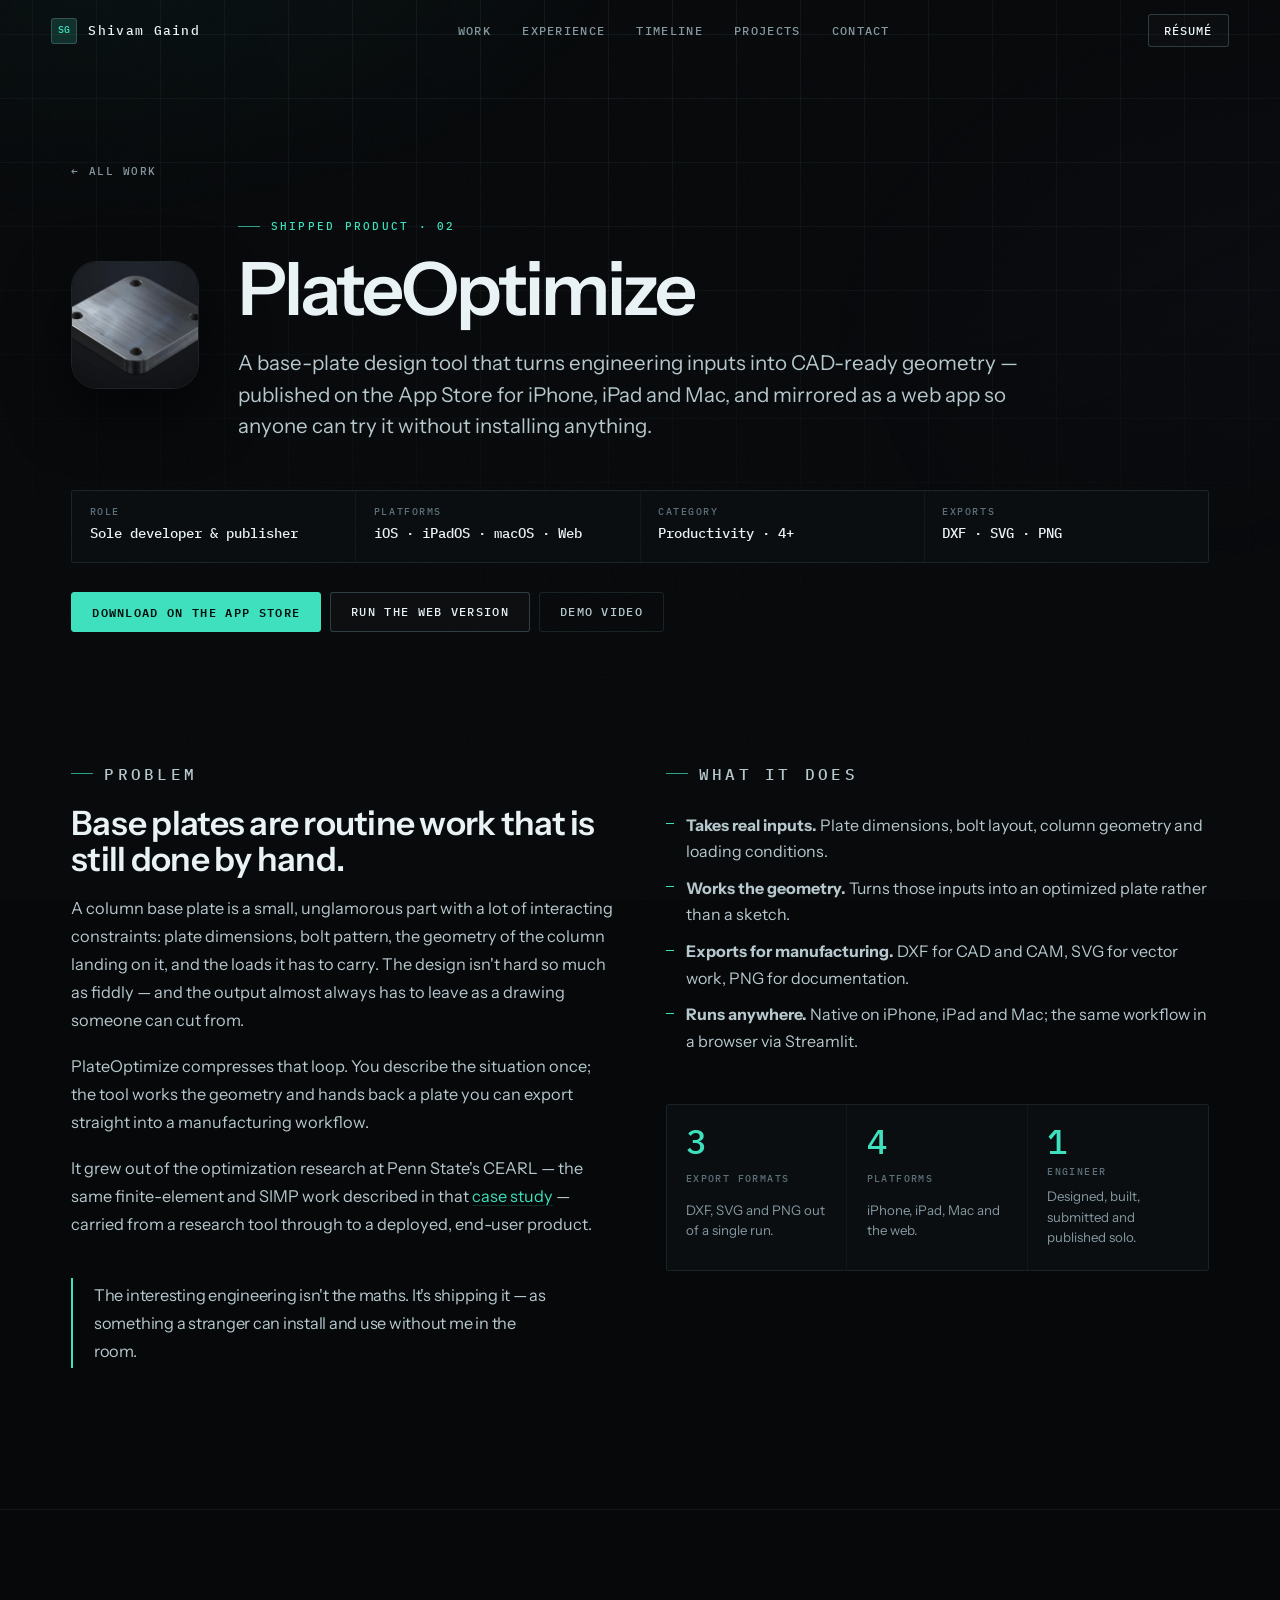
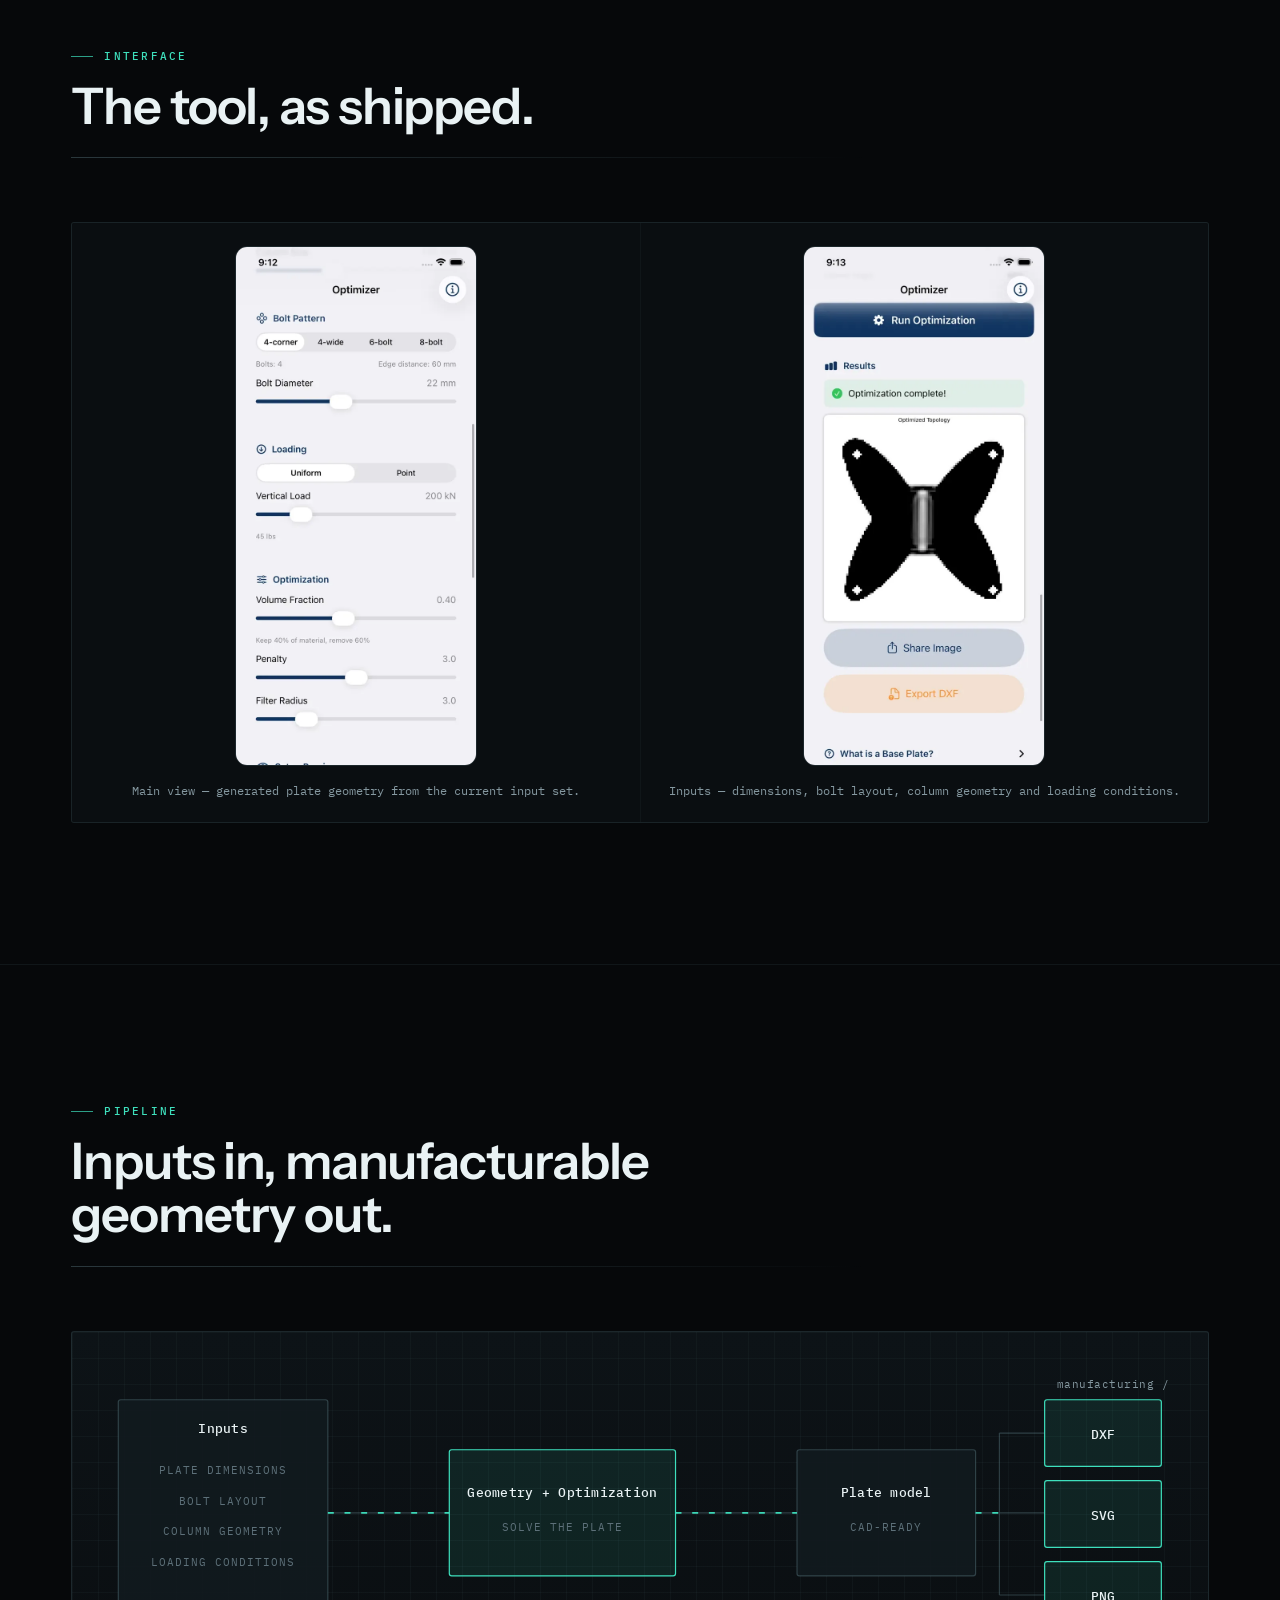
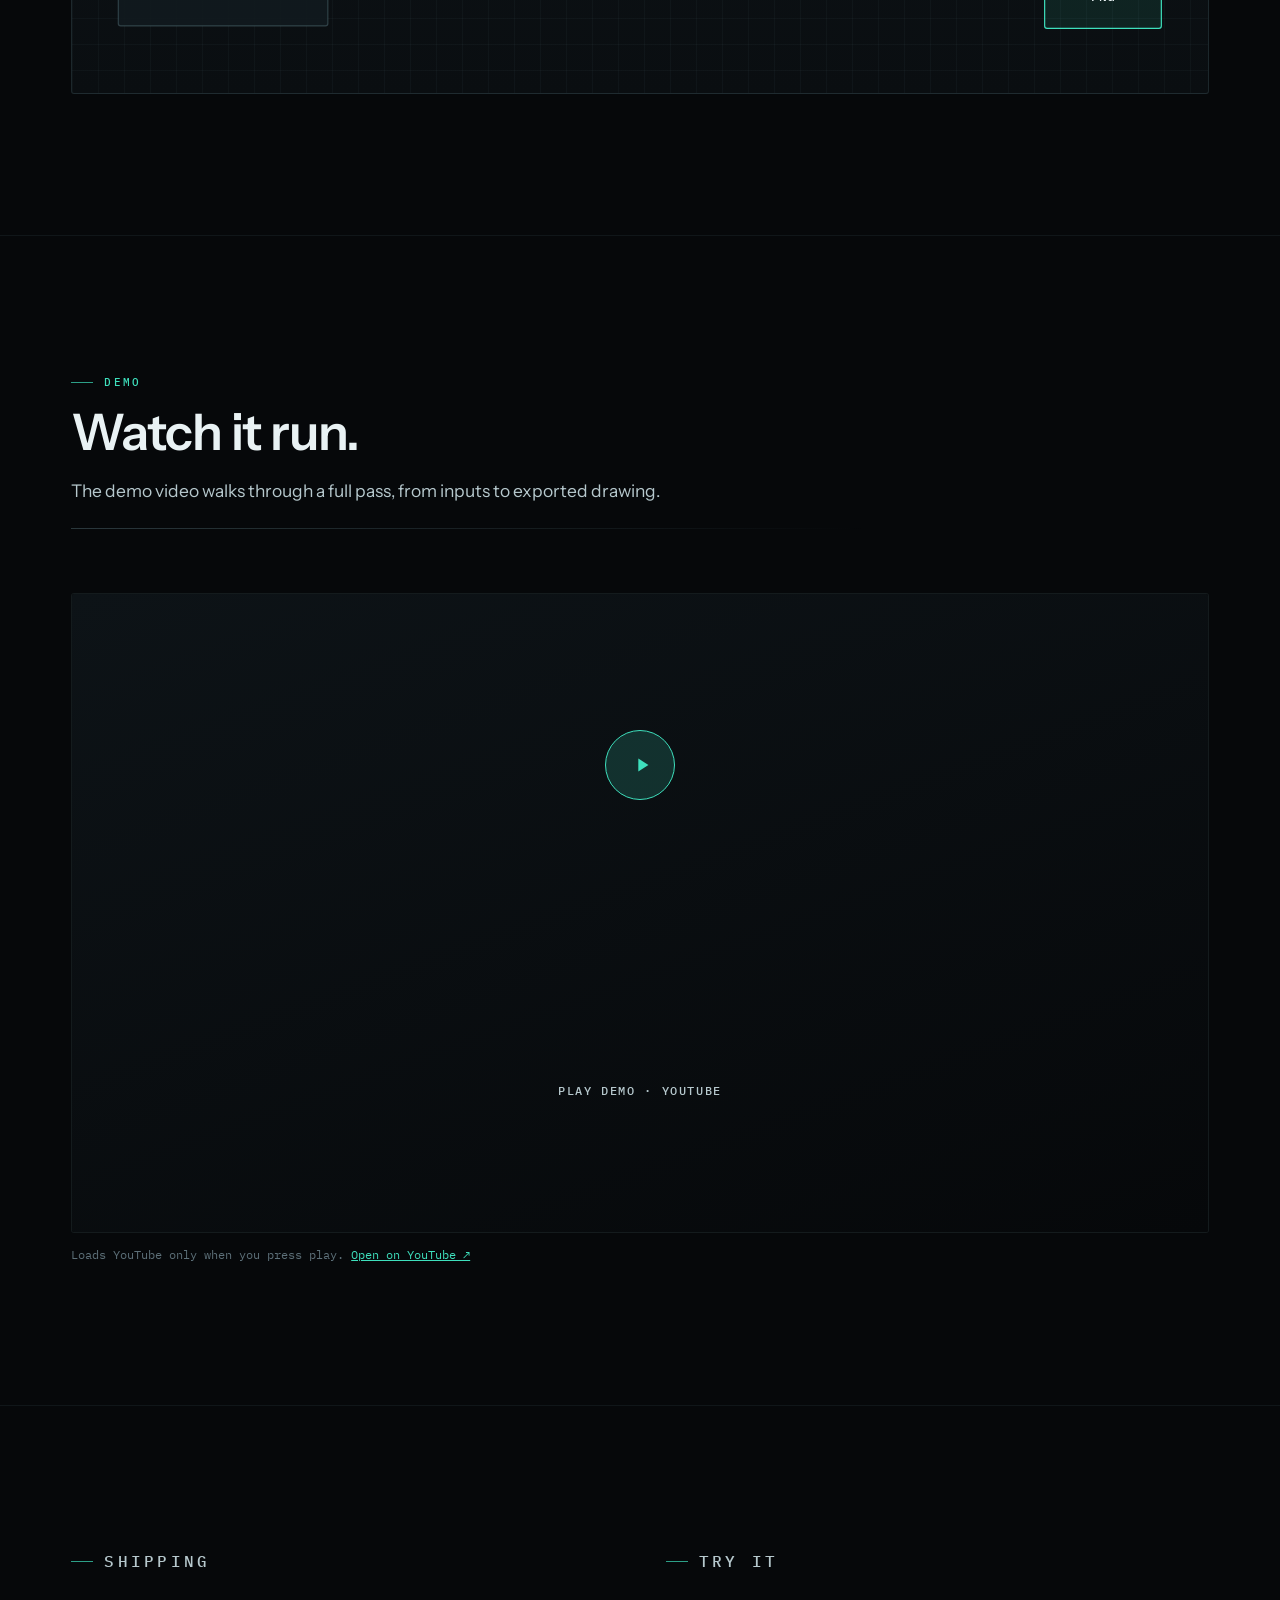
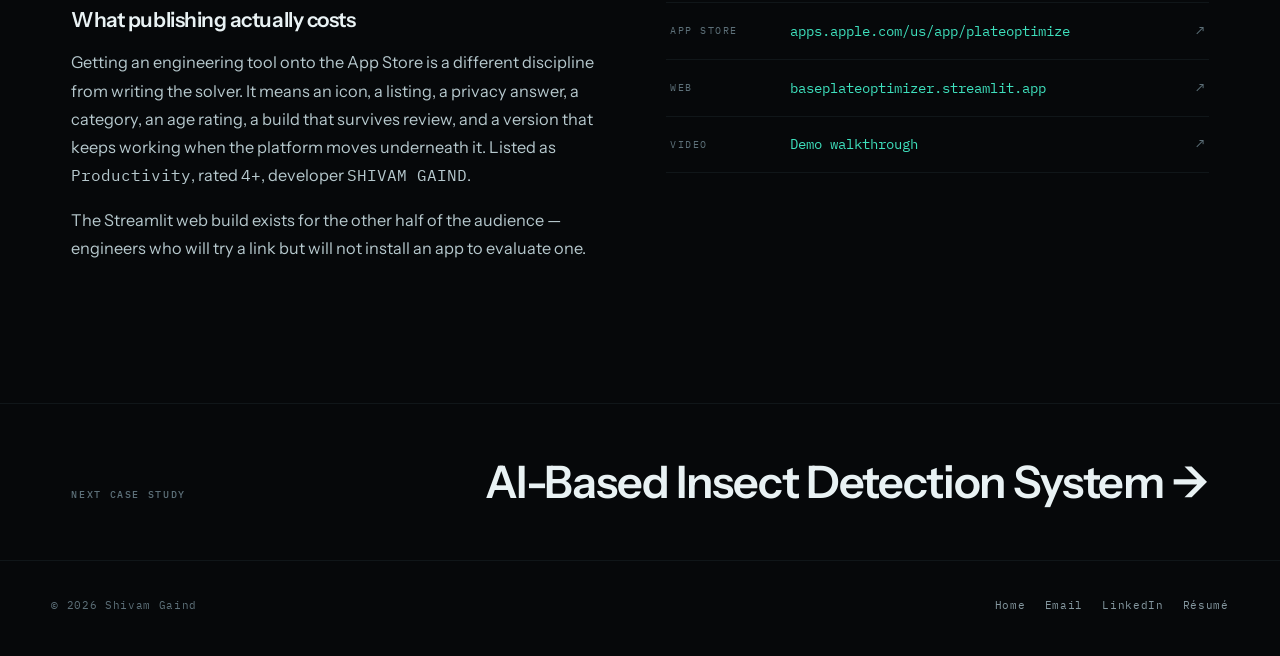
<file: work/plateoptimize/index.html>
<!DOCTYPE html>
<html lang="en">
<head>
<meta charset="UTF-8" />
<meta name="viewport" content="width=device-width, initial-scale=1" />
<title>PlateOptimize — published base-plate design tool | Shivam Gaind</title>
<meta name="description" content="PlateOptimize is a published iOS, iPadOS and macOS application for designing optimized metal base plates from dimensions, bolt layout, column geometry and loading conditions, with DXF, SVG and PNG export. A Streamlit web version runs in the browser." />
<meta name="theme-color" content="#06080a" />
<link rel="canonical" href="https://www.shivamgaind.com/work/plateoptimize/" />
<meta property="og:type" content="article" />
<meta property="og:title" content="PlateOptimize — published base-plate design tool" />
<meta property="og:description" content="From engineering inputs to CAD-ready geometry: an App Store product built and published solo." />
<meta property="og:image" content="https://www.shivamgaind.com/media/img/plateoptimize-app-store-1024.jpg" />
<link rel="icon" href="data:image/svg+xml,%3Csvg xmlns='http://www.w3.org/2000/svg' viewBox='0 0 32 32'%3E%3Crect width='32' height='32' fill='%2306080a'/%3E%3Cpath d='M2 16c4 0 4-9 8-9s4 18 8 18 4-9 8-9 4 4 4 4' fill='none' stroke='%233ee0bd' stroke-width='2' stroke-linecap='round'/%3E%3C/svg%3E" />
<script>document.documentElement.classList.add("js");</script>
<link rel="preconnect" href="https://fonts.googleapis.com" />
<link rel="preconnect" href="https://fonts.gstatic.com" crossorigin />
<link rel="stylesheet" href="https://fonts.googleapis.com/css2?family=Instrument+Sans:wght@400;500;600;700&family=IBM+Plex+Mono:wght@400;500&display=swap" />
<link rel="stylesheet" href="/assets/instrument.css" />
<style>
  .app-hero { display:grid; gap:clamp(1.5rem,3vw,2.6rem); align-items:center; }
  @media (min-width: 900px){ .app-hero{ grid-template-columns: 128px minmax(0,1fr); } }
  .app-icon { width:128px; height:128px; border-radius:26px; border:1px solid var(--line); overflow:hidden; box-shadow:0 24px 60px rgba(0,0,0,.6); }
  .shots { display:grid; gap:1px; background:var(--line-soft); border:1px solid var(--line-soft); border-radius:var(--r); overflow:hidden; }
  @media (min-width:700px){ .shots{ grid-template-columns:repeat(2,1fr);} }
  .shots figure { margin:0; min-width:0; background:var(--bg-lift); padding:1.4rem; display:grid; gap:1rem; justify-items:center; }
  .shots figure > button { max-width:100%; }
  .shots img { border:1px solid var(--line); border-radius:12px; max-height:520px; max-width:min(100%,300px); width:auto; height:auto; }
  .shots figcaption { font:400 .74rem/1.55 var(--mono); color:var(--muted); text-align:center; }
  .yt { position:relative; border:1px solid var(--line); border-radius:var(--r); overflow:hidden; background:#000; aspect-ratio:16/9; }
  .yt iframe { position:absolute; inset:0; width:100%; height:100%; border:0; }
  .yt button { position:absolute; inset:0; width:100%; height:100%; border:0; padding:0; cursor:pointer; background:linear-gradient(160deg,#0d1317,#06080a); display:grid; place-items:center; gap:.9rem; }
  .yt button .play { width:70px; height:70px; border-radius:50%; border:1px solid var(--phos); display:grid; place-items:center; background:var(--phos-dim); }
  .yt button .play svg { width:22px; height:22px; fill:var(--phos); margin-left:3px; }
  .yt button .t { font:500 .72rem/1 var(--mono); letter-spacing:.14em; text-transform:uppercase; color:var(--ink-2); }
</style>
</head>
<body>
<a class="skip-link" href="#main">Skip to content</a>
<div class="progress" aria-hidden="true"></div>
<div class="field" aria-hidden="true"></div>
<div class="grain" aria-hidden="true"></div>

<header class="hdr stuck">
  <a class="brand" href="/" aria-label="Shivam Gaind — home">
    <span class="brand-mark" aria-hidden="true">SG</span><span class="brand-name">Shivam Gaind</span>
  </a>
  <nav class="nav" aria-label="Primary">
    <a href="/#work">Work</a><a href="/#experience">Experience</a><a href="/#timeline">Timeline</a>
    <a href="/#index">Projects</a><a href="/#contact">Contact</a>
  </nav>
  <div style="display:flex;gap:.6rem;align-items:center">
    <a class="hdr-cta" href="/pdfs/shivam-gaind-resume.pdf" target="_blank" rel="noopener">Résumé</a>
    <button class="menu-btn" type="button" aria-expanded="false" aria-controls="drawer" aria-label="Open menu"><span></span></button>
  </div>
</header>
<nav class="drawer" id="drawer" aria-label="Mobile">
  <a href="/#work">Work <span>01</span></a><a href="/#experience">Experience <span>02</span></a>
  <a href="/#timeline">Timeline <span>03</span></a><a href="/#index">Projects <span>04</span></a>
  <a href="/#contact">Contact <span>05</span></a>
</nav>

<main id="main">

<section class="cs-hero">
  <div class="wrap">
    <a class="cs-back" href="/#work"><span class="arw" aria-hidden="true">←</span> All work</a>
    <div class="app-hero">
      <img class="app-icon" src="/images/plateoptimize-icon.png" width="512" height="512" alt="PlateOptimize app icon" />
      <div>
        <p class="kicker" style="margin-bottom:1.1rem">Shipped product · 02</p>
        <h1 style="max-width:16ch">PlateOptimize</h1>
        <p class="sub">
          A base-plate design tool that turns engineering inputs into CAD-ready geometry — published on the
          App Store for iPhone, iPad and Mac, and mirrored as a web app so anyone can try it without installing anything.
        </p>
      </div>
    </div>
    <div class="cs-meta">
      <div><span class="k">Role</span><span class="v">Sole developer &amp; publisher</span></div>
      <div><span class="k">Platforms</span><span class="v">iOS · iPadOS · macOS · Web</span></div>
      <div><span class="k">Category</span><span class="v">Productivity · 4+</span></div>
      <div><span class="k">Exports</span><span class="v">DXF · SVG · PNG</span></div>
    </div>
    <div class="flag-links" style="margin-top:1.8rem">
      <a class="btn solid" href="https://apps.apple.com/us/app/plateoptimize/id6760601892" target="_blank" rel="noopener"><span>Download on the App Store</span></a>
      <a class="btn" href="https://baseplateoptimizer.streamlit.app/" target="_blank" rel="noopener"><span>Run the web version</span></a>
      <a class="btn ghost" href="https://www.youtube.com/watch?v=2720H-RFmLs" target="_blank" rel="noopener"><span>Demo video</span></a>
    </div>
  </div>
</section>

<section class="section" style="padding-top:clamp(3rem,6vw,4.5rem)">
  <div class="wrap">
    <div class="cols2">
      <div class="prose">
        <p class="kicker">Problem</p>
        <h2 style="font-size:clamp(1.5rem,3vw,2.1rem)">Base plates are routine work that is still done by hand.</h2>
        <p>
          A column base plate is a small, unglamorous part with a lot of interacting constraints: plate
          dimensions, bolt pattern, the geometry of the column landing on it, and the loads it has to carry.
          The design isn't hard so much as fiddly — and the output almost always has to leave as a drawing
          someone can cut from.
        </p>
        <p>
          PlateOptimize compresses that loop. You describe the situation once; the tool works the geometry
          and hands back a plate you can export straight into a manufacturing workflow.
        </p>
        <p>
          It grew out of the optimization research at Penn State's CEARL — the same finite-element and SIMP
          work described in that <a href="/work/topology-optimization/">case study</a> — carried from a
          research tool through to a deployed, end-user product.
        </p>
        <p class="callout" style="margin-top:1.4rem">
          The interesting engineering isn't the maths. It's shipping it — as something a stranger can
          install and use without me in the room.
        </p>
      </div>
      <div class="prose">
        <p class="kicker">What it does</p>
        <ul style="margin-top:.4rem">
          <li><strong>Takes real inputs.</strong> Plate dimensions, bolt layout, column geometry and loading conditions.</li>
          <li><strong>Works the geometry.</strong> Turns those inputs into an optimized plate rather than a sketch.</li>
          <li><strong>Exports for manufacturing.</strong> DXF for CAD and CAM, SVG for vector work, PNG for documentation.</li>
          <li><strong>Runs anywhere.</strong> Native on iPhone, iPad and Mac; the same workflow in a browser via Streamlit.</li>
        </ul>
        <div class="stats s3" style="margin-top:2rem">
          <div class="stat"><span class="v">3</span><span class="k">Export formats</span><p>DXF, SVG and PNG out of a single run.</p></div>
          <div class="stat"><span class="v">4</span><span class="k">Platforms</span><p>iPhone, iPad, Mac and the web.</p></div>
          <div class="stat"><span class="v">1</span><span class="k">Engineer</span><p>Designed, built, submitted and published solo.</p></div>
        </div>
      </div>
    </div>
  </div>
</section>

<section class="section">
  <div class="wrap">
    <div class="sec-head">
      <p class="kicker">Interface</p>
      <h2>The tool, as shipped.</h2>
      <div class="rule"></div>
    </div>
    <div class="shots" data-gallery>
      <figure>
        <button type="button" data-lb="/images/plateoptimize-tool.png" data-lb-label="PlateOptimize"
                data-lb-alt="PlateOptimize main view showing the generated base-plate geometry"
                aria-label="Enlarge the PlateOptimize main view screenshot"
                style="background:none;border:0;padding:0;cursor:zoom-in">
          <img src="/media/img/plateoptimize-tool-600.webp" width="600" height="1298" loading="lazy" decoding="async" alt="PlateOptimize main view showing the generated base-plate geometry" />
        </button>
        <figcaption>Main view — generated plate geometry from the current input set.</figcaption>
      </figure>
      <figure>
        <button type="button" data-lb="/images/plateoptimize-tool-settings.png" data-lb-label="PlateOptimize"
                data-lb-alt="PlateOptimize settings view showing plate dimensions, bolt layout, column geometry and loading inputs"
                aria-label="Enlarge the PlateOptimize settings screenshot"
                style="background:none;border:0;padding:0;cursor:zoom-in">
          <img src="/media/img/plateoptimize-tool-settings-600.webp" width="600" height="1298" loading="lazy" decoding="async" alt="PlateOptimize settings view showing plate dimensions, bolt layout, column geometry and loading inputs" />
        </button>
        <figcaption>Inputs — dimensions, bolt layout, column geometry and loading conditions.</figcaption>
      </figure>
    </div>
  </div>
</section>

<section class="section">
  <div class="wrap">
    <div class="sec-head">
      <p class="kicker">Pipeline</p>
      <h2>Inputs in, manufacturable geometry out.</h2>
      <div class="rule"></div>
    </div>
    <div class="diagram">
      <svg viewBox="0 0 900 250" role="img" aria-label="Pipeline diagram: plate dimensions, bolt layout, column geometry and loading conditions feed a geometry and optimization step, which produces a plate model, which exports as DXF, SVG and PNG into CAD, CAM and documentation.">
        <rect class="dg-box" x="12" y="30" width="176" height="190" rx="2"/>
        <text class="dg-title" x="100" y="58" text-anchor="middle">Inputs</text>
        <text class="dg-label" x="100" y="92" text-anchor="middle">plate dimensions</text>
        <text class="dg-label" x="100" y="118" text-anchor="middle">bolt layout</text>
        <text class="dg-label" x="100" y="144" text-anchor="middle">column geometry</text>
        <text class="dg-label" x="100" y="170" text-anchor="middle">loading conditions</text>

        <rect class="dg-box hi" x="290" y="72" width="190" height="106" rx="2"/>
        <text class="dg-title" x="385" y="112" text-anchor="middle">Geometry + Optimization</text>
        <text class="dg-label" x="385" y="140" text-anchor="middle">solve the plate</text>

        <rect class="dg-box" x="582" y="72" width="150" height="106" rx="2"/>
        <text class="dg-title" x="657" y="112" text-anchor="middle">Plate model</text>
        <text class="dg-label" x="657" y="140" text-anchor="middle">CAD-ready</text>

        <rect class="dg-box hi" x="790" y="30" width="98" height="56" rx="2"/>
        <text class="dg-title" x="839" y="63" text-anchor="middle">DXF</text>
        <rect class="dg-box hi" x="790" y="98" width="98" height="56" rx="2"/>
        <text class="dg-title" x="839" y="131" text-anchor="middle">SVG</text>
        <rect class="dg-box hi" x="790" y="166" width="98" height="56" rx="2"/>
        <text class="dg-title" x="839" y="199" text-anchor="middle">PNG</text>

        <path class="dg-wire" d="M188 125h102M480 125h102M732 125h20M752 58h38M752 125h38M752 194h38M752 58v136"/>
        <path class="dg-flow" d="M188 125h102M480 125h102M732 125h20"/>
        <text class="dg-cap" x="800" y="20">manufacturing / CAD / docs</text>
      </svg>
    </div>
  </div>
</section>

<section class="section">
  <div class="wrap">
    <div class="sec-head">
      <p class="kicker">Demo</p>
      <h2>Watch it run.</h2>
      <p class="lede">The demo video walks through a full pass, from inputs to exported drawing.</p>
      <div class="rule"></div>
    </div>
    <div class="yt" id="demo">
      <button type="button" id="ytplay" aria-label="Play the PlateOptimize demo video on YouTube">
        <span class="play" aria-hidden="true"><svg viewBox="0 0 24 24"><path d="M8 5v14l11-7z"/></svg></span>
        <span class="t">Play demo · YouTube</span>
      </button>
    </div>
    <p class="mono" style="font-size:.72rem;color:var(--dim);margin-top:.8rem">
      Loads YouTube only when you press play. <a href="https://www.youtube.com/watch?v=2720H-RFmLs" target="_blank" rel="noopener" style="color:var(--phos)">Open on YouTube ↗</a>
    </p>
  </div>
</section>

<section class="section">
  <div class="wrap">
    <div class="cols2">
      <div class="prose">
        <p class="kicker">Shipping</p>
        <h3>What publishing actually costs</h3>
        <p>
          Getting an engineering tool onto the App Store is a different discipline from writing the solver.
          It means an icon, a listing, a privacy answer, a category, an age rating, a build that survives
          review, and a version that keeps working when the platform moves underneath it. Listed as
          <span class="mono">Productivity</span>, rated <span class="mono">4+</span>, developer
          <span class="mono">SHIVAM GAIND</span>.
        </p>
        <p>
          The Streamlit web build exists for the other half of the audience — engineers who will try a link
          but will not install an app to evaluate one.
        </p>
      </div>
      <div class="prose">
        <p class="kicker">Try it</p>
        <div class="clist" style="margin-top:.6rem">
          <a href="https://apps.apple.com/us/app/plateoptimize/id6760601892" target="_blank" rel="noopener"><span class="k">App Store</span><span>apps.apple.com/us/app/plateoptimize</span><span class="arw" aria-hidden="true">↗</span></a>
          <a href="https://baseplateoptimizer.streamlit.app/" target="_blank" rel="noopener"><span class="k">Web</span><span>baseplateoptimizer.streamlit.app</span><span class="arw" aria-hidden="true">↗</span></a>
          <a href="https://www.youtube.com/watch?v=2720H-RFmLs" target="_blank" rel="noopener"><span class="k">Video</span><span>Demo walkthrough</span><span class="arw" aria-hidden="true">↗</span></a>
        </div>
      </div>
    </div>
  </div>
</section>

<section class="cs-next">
  <div class="wrap">
    <a href="/work/insect-detection/">
      <span class="k">Next case study</span>
      <h2>AI-Based Insect Detection System →</h2>
    </a>
  </div>
</section>

</main>

<footer class="ftr">
  <p>© <span class="mono">2026</span> Shivam Gaind</p>
  <p class="fl">
    <a href="/">Home</a>
    <a href="mailto:Shivam.gaind@gmail.com">Email</a>
    <a href="https://www.linkedin.com/in/shivam-gaind/" target="_blank" rel="noopener">LinkedIn</a>
    <a href="/pdfs/shivam-gaind-resume.pdf" target="_blank" rel="noopener">Résumé</a>
  </p>
</footer>

<div class="lb" hidden role="dialog" aria-modal="true" aria-label="Media viewer">
  <div class="lb-top"><p class="lb-cap"></p><button class="lb-close" type="button">Close ✕</button></div>
  <div class="lb-stage"></div>
  <div class="lb-bot">
    <span class="lb-count mono"></span>
    <span class="lb-nav"><button class="lb-prev" type="button" aria-label="Previous">←</button><button class="lb-next" type="button" aria-label="Next">→</button></span>
  </div>
</div>

<script src="/assets/instrument.js"></script>
<script>
document.getElementById("ytplay").addEventListener("click", function () {
  var w = document.getElementById("demo");
  w.innerHTML = '<iframe src="https://www.youtube-nocookie.com/embed/2720H-RFmLs?autoplay=1&rel=0" title="PlateOptimize demo video" allow="accelerometer; autoplay; clipboard-write; encrypted-media; gyroscope; picture-in-picture" allowfullscreen></iframe>';
});
</script>
</body>
</html>
</file>
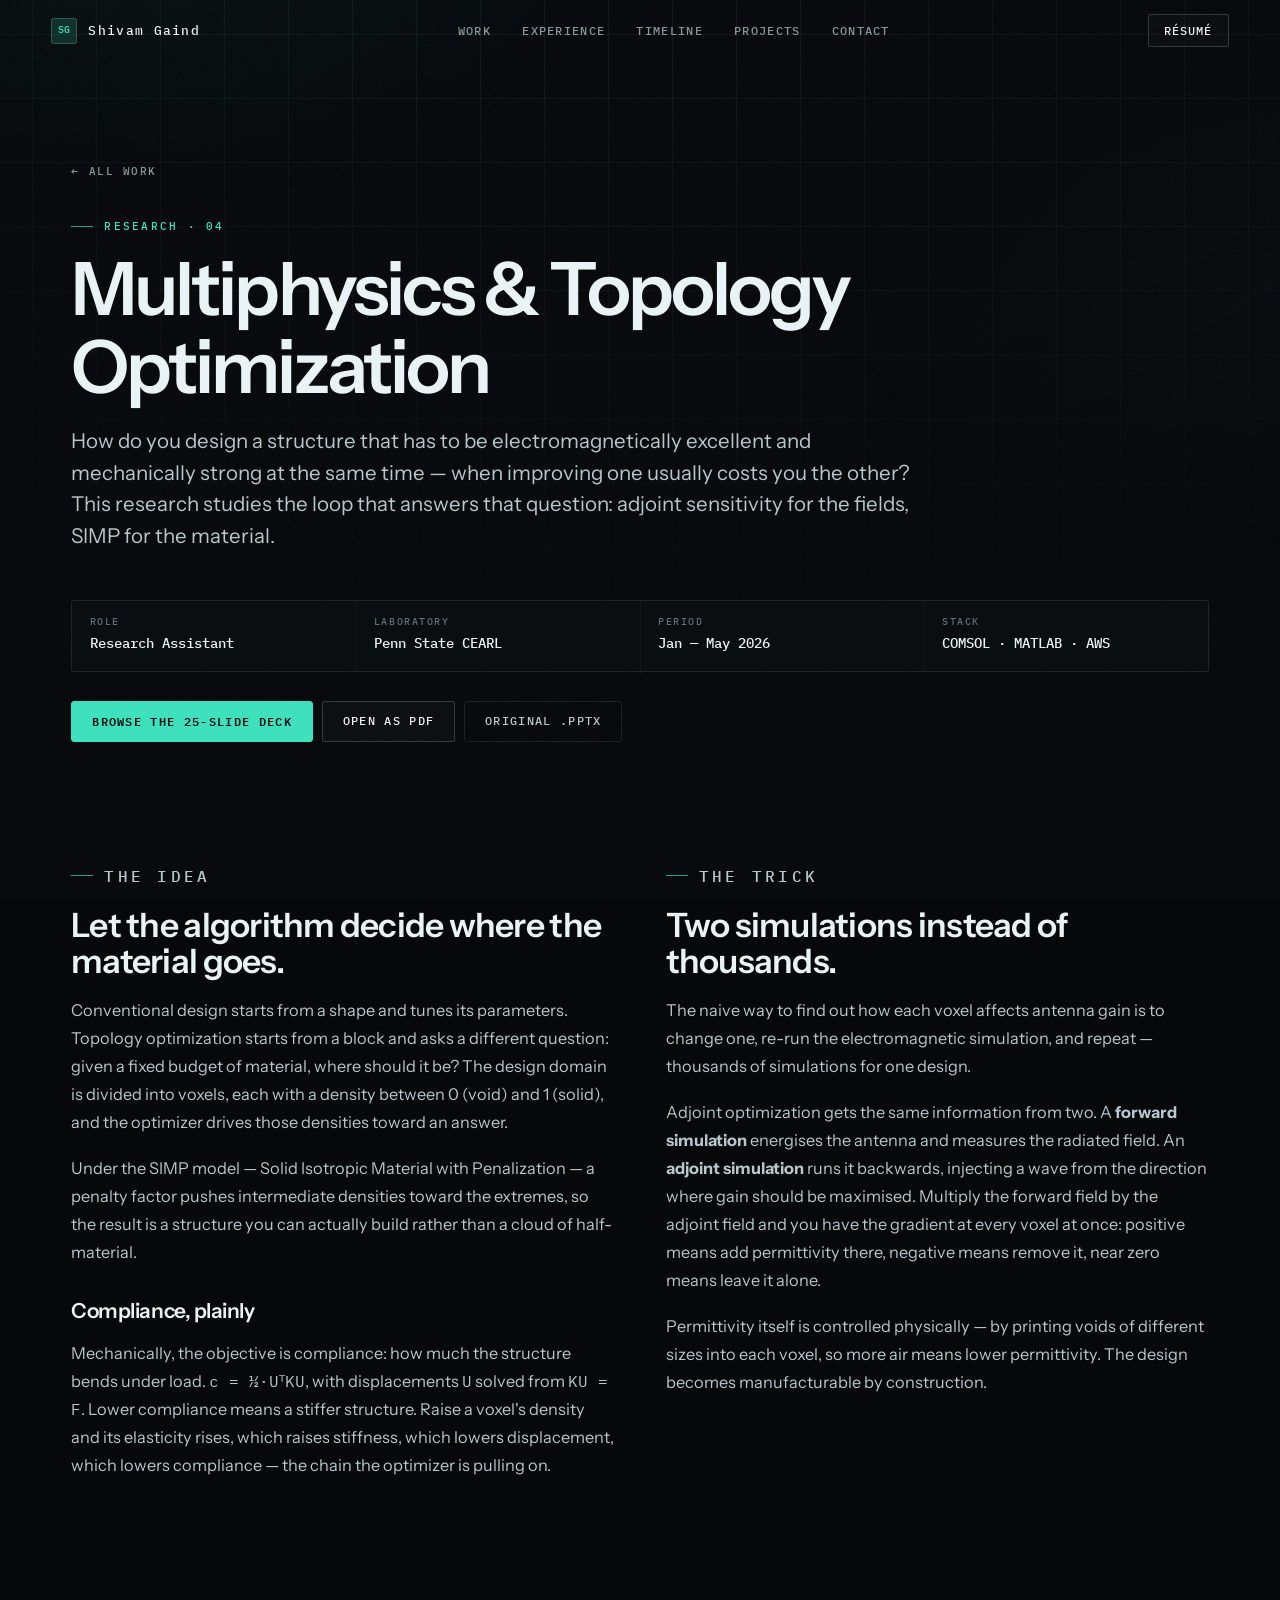
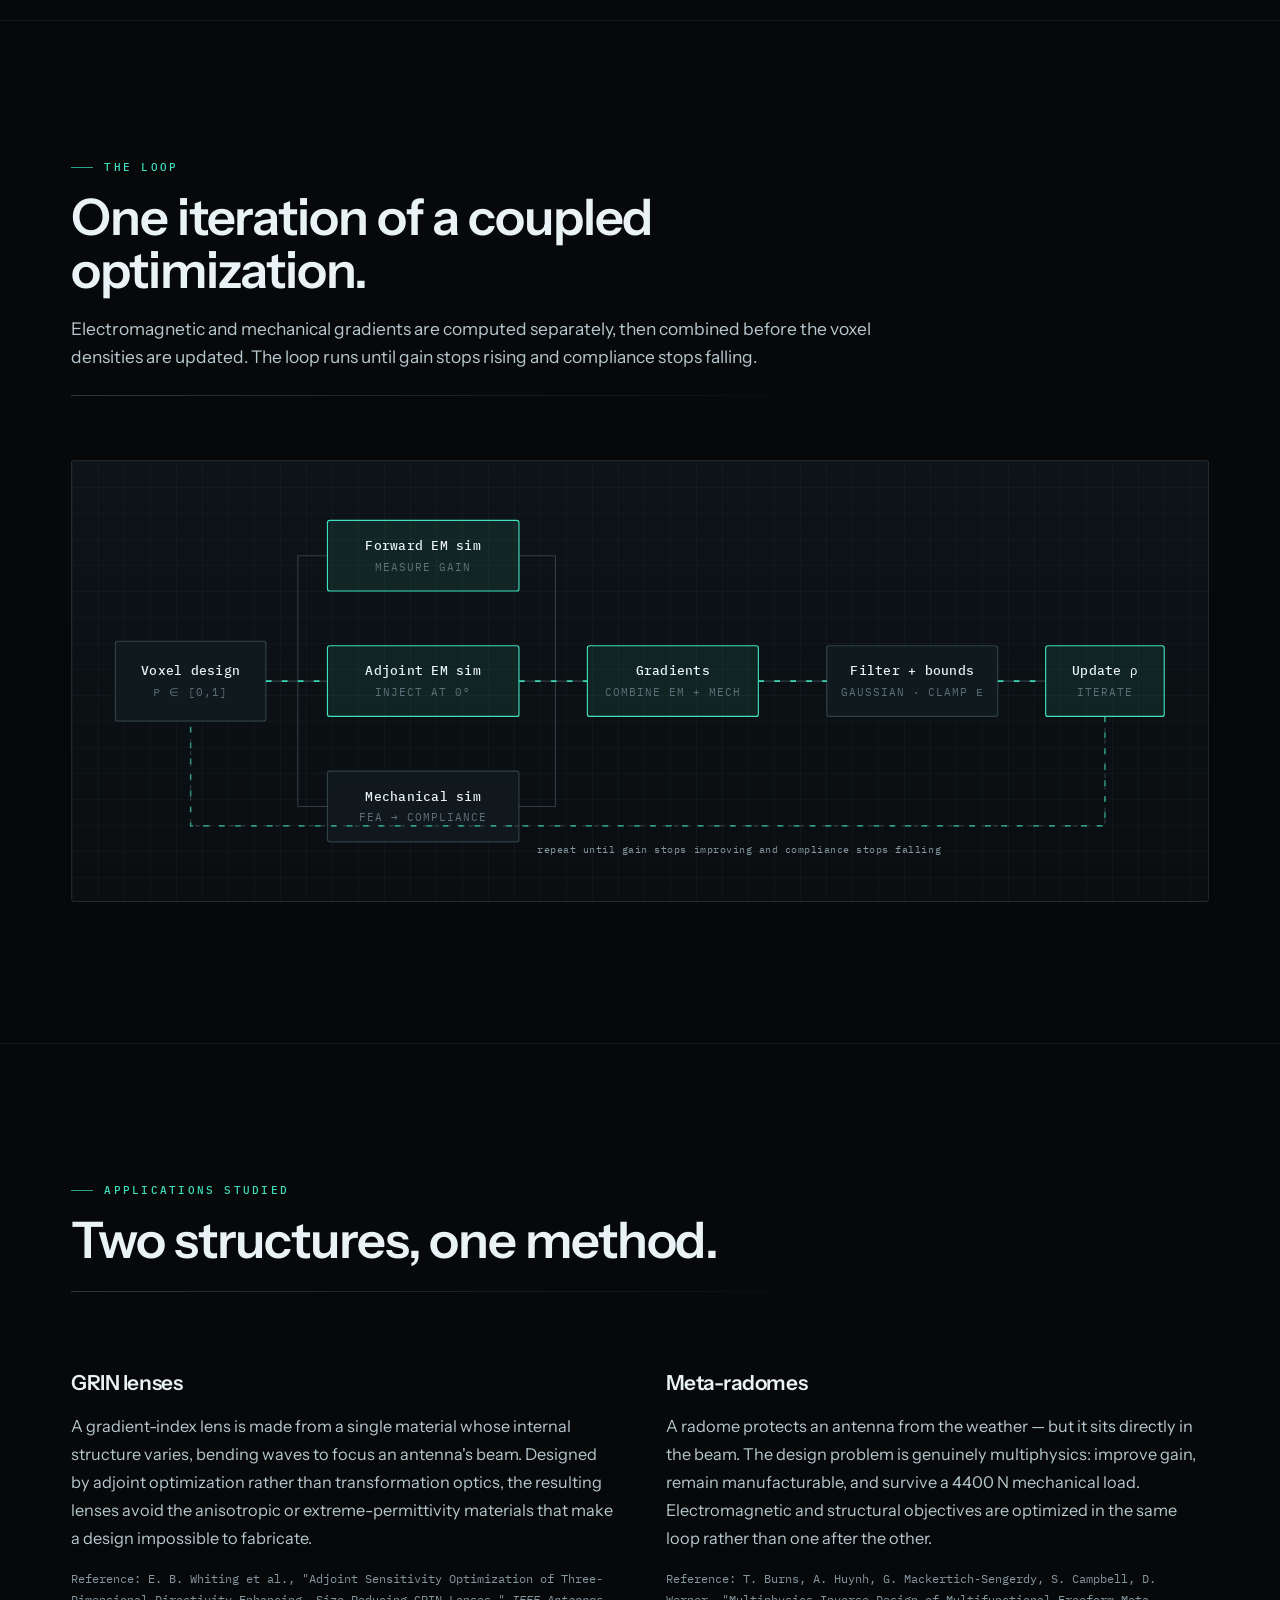
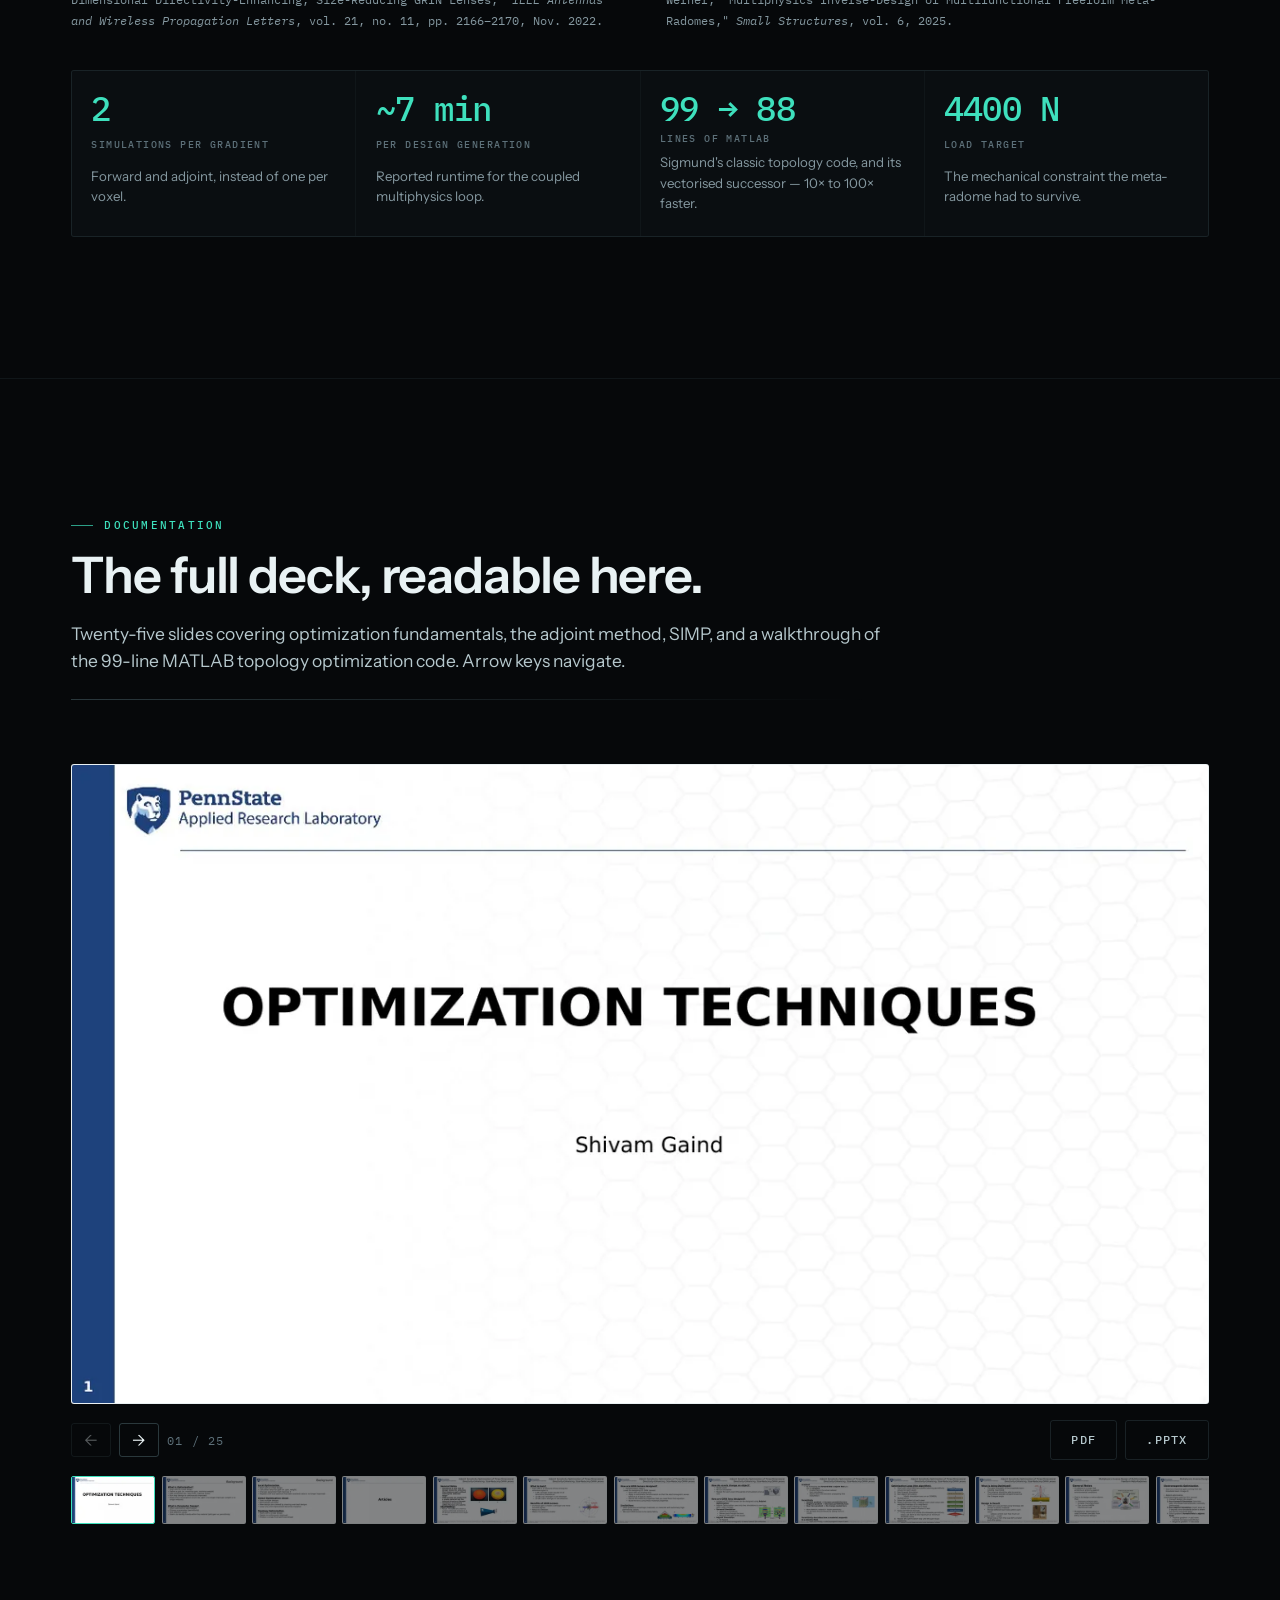
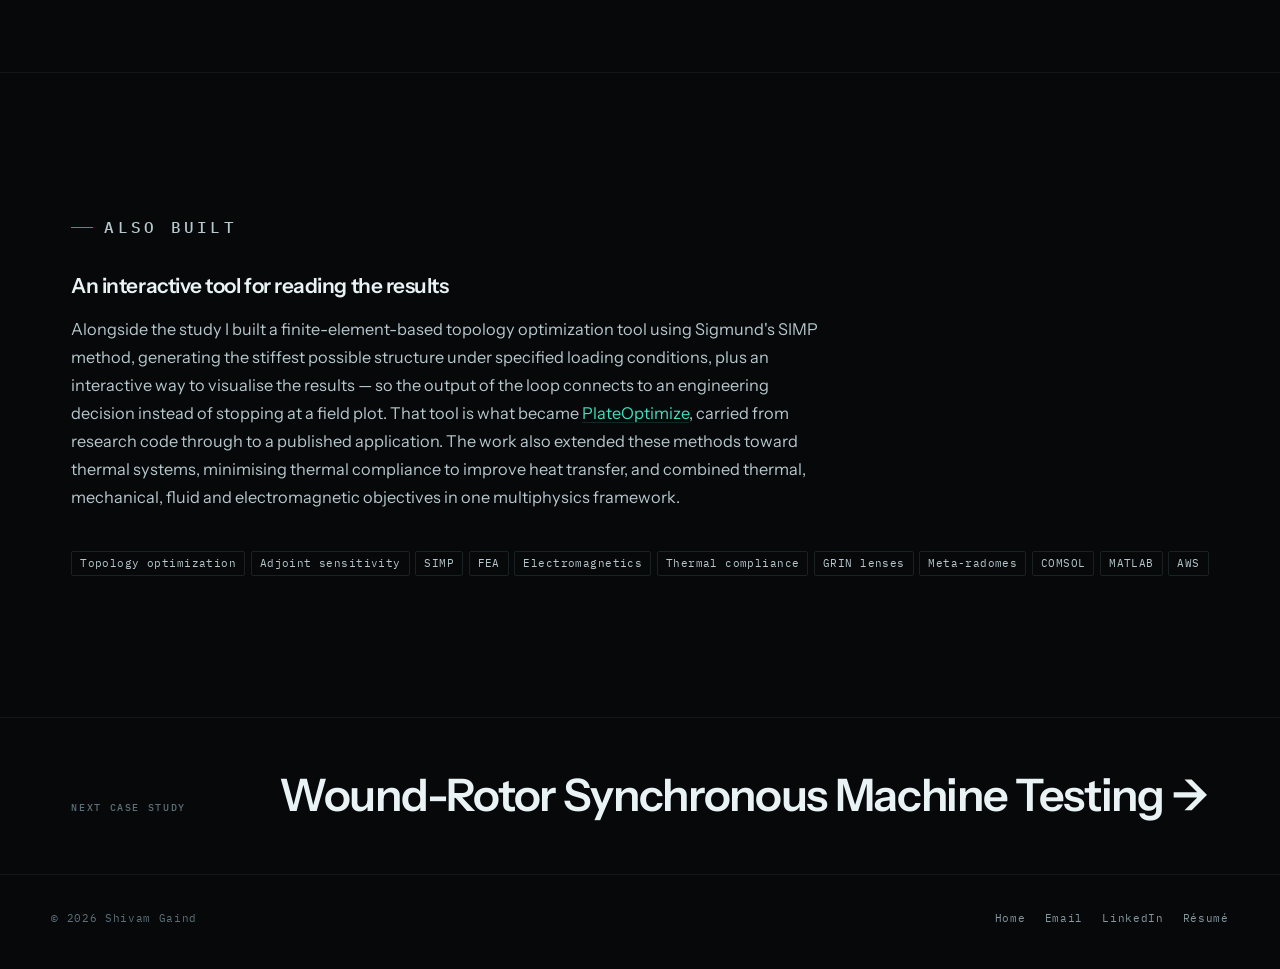
<file: work/topology-optimization/index.html>
<!DOCTYPE html>
<html lang="en">
<head>
<meta charset="UTF-8" />
<meta name="viewport" content="width=device-width, initial-scale=1" />
<title>Multiphysics &amp; Topology Optimization — research | Shivam Gaind</title>
<meta name="description" content="Adjoint-sensitivity electromagnetic optimization and SIMP topology optimization combined into one multiphysics loop: GRIN lenses and meta-radomes that must raise antenna gain and carry mechanical load at the same time. Penn State research, 25-slide deck viewable inline." />
<meta name="theme-color" content="#06080a" />
<link rel="canonical" href="https://www.shivamgaind.com/work/topology-optimization/" />
<meta property="og:type" content="article" />
<meta property="og:title" content="Multiphysics &amp; Topology Optimization" />
<meta property="og:description" content="Adjoint EM optimization, SIMP topology optimization, and the loop that couples them." />
<meta property="og:image" content="https://www.shivamgaind.com/media/img/optimization-techniques-title-1024.jpg" />
<link rel="icon" href="data:image/svg+xml,%3Csvg xmlns='http://www.w3.org/2000/svg' viewBox='0 0 32 32'%3E%3Crect width='32' height='32' fill='%2306080a'/%3E%3Cpath d='M2 16c4 0 4-9 8-9s4 18 8 18 4-9 8-9 4 4 4 4' fill='none' stroke='%233ee0bd' stroke-width='2' stroke-linecap='round'/%3E%3C/svg%3E" />
<script>document.documentElement.classList.add("js");</script>
<link rel="preconnect" href="https://fonts.googleapis.com" />
<link rel="preconnect" href="https://fonts.gstatic.com" crossorigin />
<link rel="stylesheet" href="https://fonts.googleapis.com/css2?family=Instrument+Sans:wght@400;500;600;700&family=IBM+Plex+Mono:wght@400;500&display=swap" />
<link rel="stylesheet" href="/assets/instrument.css" />
</head>
<body>
<a class="skip-link" href="#main">Skip to content</a>
<div class="progress" aria-hidden="true"></div>
<div class="field" aria-hidden="true"></div>
<div class="grain" aria-hidden="true"></div>

<header class="hdr stuck">
  <a class="brand" href="/" aria-label="Shivam Gaind — home">
    <span class="brand-mark" aria-hidden="true">SG</span><span class="brand-name">Shivam Gaind</span>
  </a>
  <nav class="nav" aria-label="Primary">
    <a href="/#work">Work</a><a href="/#experience">Experience</a><a href="/#timeline">Timeline</a>
    <a href="/#index">Projects</a><a href="/#contact">Contact</a>
  </nav>
  <div style="display:flex;gap:.6rem;align-items:center">
    <a class="hdr-cta" href="/pdfs/shivam-gaind-resume.pdf" target="_blank" rel="noopener">Résumé</a>
    <button class="menu-btn" type="button" aria-expanded="false" aria-controls="drawer" aria-label="Open menu"><span></span></button>
  </div>
</header>
<nav class="drawer" id="drawer" aria-label="Mobile">
  <a href="/#work">Work <span>01</span></a><a href="/#experience">Experience <span>02</span></a>
  <a href="/#timeline">Timeline <span>03</span></a><a href="/#index">Projects <span>04</span></a>
  <a href="/#contact">Contact <span>05</span></a>
</nav>

<main id="main">

<section class="cs-hero">
  <div class="wrap">
    <a class="cs-back" href="/#work"><span class="arw" aria-hidden="true">←</span> All work</a>
    <p class="kicker" style="margin-bottom:1.1rem">Research · 04</p>
    <h1>Multiphysics &amp; Topology Optimization</h1>
    <p class="sub">
      How do you design a structure that has to be electromagnetically excellent and mechanically strong
      at the same time — when improving one usually costs you the other? This research studies the loop
      that answers that question: adjoint sensitivity for the fields, SIMP for the material.
    </p>
    <div class="cs-meta">
      <div><span class="k">Role</span><span class="v">Research Assistant</span></div>
      <div><span class="k">Laboratory</span><span class="v">Penn State CEARL</span></div>
      <div><span class="k">Period</span><span class="v">Jan — May 2026</span></div>
      <div><span class="k">Stack</span><span class="v">COMSOL · MATLAB · AWS</span></div>
    </div>
    <div class="flag-links" style="margin-top:1.8rem">
      <a class="btn solid" href="#deck"><span>Browse the 25-slide deck</span></a>
      <a class="btn" href="/media/optimization-project-slides.pdf" target="_blank" rel="noopener"><span>Open as PDF</span></a>
      <a class="btn ghost" href="/files/optimization-project-slides.pptx"><span>Original .pptx</span></a>
    </div>
  </div>
</section>

<section class="section" style="padding-top:clamp(2.5rem,5vw,4rem)">
  <div class="wrap">
    <div class="cols2">
      <div class="prose">
        <p class="kicker">The idea</p>
        <h2 style="font-size:clamp(1.5rem,3vw,2.1rem)">Let the algorithm decide where the material goes.</h2>
        <p>
          Conventional design starts from a shape and tunes its parameters. Topology optimization starts
          from a block and asks a different question: given a fixed budget of material, where should it be?
          The design domain is divided into voxels, each with a density between 0 (void) and 1 (solid), and
          the optimizer drives those densities toward an answer.
        </p>
        <p>
          Under the SIMP model — Solid Isotropic Material with Penalization — a penalty factor pushes
          intermediate densities toward the extremes, so the result is a structure you can actually build
          rather than a cloud of half-material.
        </p>
        <h3>Compliance, plainly</h3>
        <p>
          Mechanically, the objective is compliance: how much the structure bends under load.
          <span class="mono">c = ½·UᵀKU</span>, with displacements <span class="mono">U</span> solved from
          <span class="mono">KU = F</span>. Lower compliance means a stiffer structure. Raise a voxel's
          density and its elasticity rises, which raises stiffness, which lowers displacement, which lowers
          compliance — the chain the optimizer is pulling on.
        </p>
      </div>
      <div class="prose">
        <p class="kicker">The trick</p>
        <h2 style="font-size:clamp(1.5rem,3vw,2.1rem)">Two simulations instead of thousands.</h2>
        <p>
          The naive way to find out how each voxel affects antenna gain is to change one, re-run the
          electromagnetic simulation, and repeat — thousands of simulations for one design.
        </p>
        <p>
          Adjoint optimization gets the same information from two. A <strong>forward simulation</strong>
          energises the antenna and measures the radiated field. An <strong>adjoint simulation</strong>
          runs it backwards, injecting a wave from the direction where gain should be maximised. Multiply
          the forward field by the adjoint field and you have the gradient at every voxel at once:
          positive means add permittivity there, negative means remove it, near zero means leave it alone.
        </p>
        <p>
          Permittivity itself is controlled physically — by printing voids of different sizes into each
          voxel, so more air means lower permittivity. The design becomes manufacturable by construction.
        </p>
      </div>
    </div>
  </div>
</section>

<section class="section">
  <div class="wrap">
    <div class="sec-head">
      <p class="kicker">The loop</p>
      <h2>One iteration of a coupled optimization.</h2>
      <p class="lede">
        Electromagnetic and mechanical gradients are computed separately, then combined before the voxel
        densities are updated. The loop runs until gain stops rising and compliance stops falling.
      </p>
      <div class="rule"></div>
    </div>
    <div class="diagram">
      <svg viewBox="0 0 940 330" role="img" aria-label="Optimization loop diagram: an initial voxel design feeds a forward electromagnetic simulation, an adjoint electromagnetic simulation, and a mechanical simulation; their gradients are computed and combined; voxel densities are updated; the loop repeats until gain and compliance converge, producing a final design.">
        <rect class="dg-box" x="10" y="130" width="132" height="70" rx="2"/>
        <text class="dg-title" x="76" y="160" text-anchor="middle">Voxel design</text>
        <text class="dg-label" x="76" y="178" text-anchor="middle">ρ ∈ [0,1]</text>

        <rect class="dg-box hi" x="196" y="24" width="168" height="62" rx="2"/>
        <text class="dg-title" x="280" y="50" text-anchor="middle">Forward EM sim</text>
        <text class="dg-label" x="280" y="68" text-anchor="middle">measure gain</text>

        <rect class="dg-box hi" x="196" y="134" width="168" height="62" rx="2"/>
        <text class="dg-title" x="280" y="160" text-anchor="middle">Adjoint EM sim</text>
        <text class="dg-label" x="280" y="178" text-anchor="middle">inject at 0°</text>

        <rect class="dg-box" x="196" y="244" width="168" height="62" rx="2"/>
        <text class="dg-title" x="280" y="270" text-anchor="middle">Mechanical sim</text>
        <text class="dg-label" x="280" y="288" text-anchor="middle">FEA → compliance</text>

        <rect class="dg-box hi" x="424" y="134" width="150" height="62" rx="2"/>
        <text class="dg-title" x="499" y="160" text-anchor="middle">Gradients</text>
        <text class="dg-label" x="499" y="178" text-anchor="middle">combine EM + mech</text>

        <rect class="dg-box" x="634" y="134" width="150" height="62" rx="2"/>
        <text class="dg-title" x="709" y="160" text-anchor="middle">Filter + bounds</text>
        <text class="dg-label" x="709" y="178" text-anchor="middle">Gaussian · clamp ε</text>

        <rect class="dg-box hi" x="826" y="134" width="104" height="62" rx="2"/>
        <text class="dg-title" x="878" y="160" text-anchor="middle">Update ρ</text>
        <text class="dg-label" x="878" y="178" text-anchor="middle">iterate</text>

        <path class="dg-wire" d="M142 165h54M170 165V55h26M170 165v110h26M364 55h32v110M364 165h60M364 275h32V165M574 165h60M784 165h42"/>
        <path class="dg-flow" d="M142 165h54M364 165h60M574 165h60M784 165h42"/>
        <path class="dg-wire" d="M878 196v96H76v-92" stroke-dasharray="4 6"/>
        <path class="dg-flow" d="M878 196v96H76v-92" style="animation-delay:.8s;opacity:.6"/>
        <text class="dg-cap" x="380" y="316">repeat until gain stops improving and compliance stops falling</text>
      </svg>
    </div>
  </div>
</section>

<section class="section">
  <div class="wrap">
    <div class="sec-head">
      <p class="kicker">Applications studied</p>
      <h2>Two structures, one method.</h2>
      <div class="rule"></div>
    </div>
    <div class="cols2">
      <div class="prose">
        <h3>GRIN lenses</h3>
        <p>
          A gradient-index lens is made from a single material whose internal structure varies, bending
          waves to focus an antenna's beam. Designed by adjoint optimization rather than transformation
          optics, the resulting lenses avoid the anisotropic or extreme-permittivity materials that make a
          design impossible to fabricate.
        </p>
        <p class="mono" style="font-size:.75rem;color:var(--muted)">
          Reference: E. B. Whiting et al., "Adjoint Sensitivity Optimization of Three-Dimensional
          Directivity-Enhancing, Size-Reducing GRIN Lenses," <em>IEEE Antennas and Wireless Propagation
          Letters</em>, vol. 21, no. 11, pp. 2166–2170, Nov. 2022.
        </p>
      </div>
      <div class="prose">
        <h3>Meta-radomes</h3>
        <p>
          A radome protects an antenna from the weather — but it sits directly in the beam. The design
          problem is genuinely multiphysics: improve gain, remain manufacturable, and survive a
          4400&nbsp;N mechanical load. Electromagnetic and structural objectives are optimized in the same
          loop rather than one after the other.
        </p>
        <p class="mono" style="font-size:.75rem;color:var(--muted)">
          Reference: T. Burns, A. Huynh, G. Mackertich-Sengerdy, S. Campbell, D. Werner,
          "Multiphysics Inverse-Design of Multifunctional Freeform Meta-Radomes," <em>Small Structures</em>, vol. 6, 2025.
        </p>
      </div>
    </div>

    <div class="stats s4" style="margin-top:2.4rem">
      <div class="stat"><span class="v">2</span><span class="k">Simulations per gradient</span><p>Forward and adjoint, instead of one per voxel.</p></div>
      <div class="stat"><span class="v">~7 min</span><span class="k">Per design generation</span><p>Reported runtime for the coupled multiphysics loop.</p></div>
      <div class="stat"><span class="v">99 → 88</span><span class="k">Lines of MATLAB</span><p>Sigmund's classic topology code, and its vectorised successor — 10× to 100× faster.</p></div>
      <div class="stat"><span class="v">4400 N</span><span class="k">Load target</span><p>The mechanical constraint the meta-radome had to survive.</p></div>
    </div>
  </div>
</section>

<section class="section" id="deck">
  <div class="wrap">
    <div class="sec-head">
      <p class="kicker">Documentation</p>
      <h2>The full deck, readable here.</h2>
      <p class="lede">
        Twenty-five slides covering optimization fundamentals, the adjoint method, SIMP, and a walkthrough
        of the 99-line MATLAB topology optimization code. Arrow keys navigate.
      </p>
      <div class="rule"></div>
    </div>

    <div class="deck" data-deck="Optimization Techniques" tabindex="0">
      <div class="deck-stage"><img src="/media/slides/slide-01.webp" alt="Slide 1" /></div>
      <div class="deck-bar">
        <div class="grp">
          <button class="deck-prev" type="button" aria-label="Previous slide">←</button>
          <button class="deck-next" type="button" aria-label="Next slide">→</button>
          <span class="deck-count mono"></span>
        </div>
        <div class="grp">
          <a class="btn ghost" href="/media/optimization-project-slides.pdf" target="_blank" rel="noopener"><span>PDF</span></a>
          <a class="btn ghost" href="/files/optimization-project-slides.pptx"><span>.pptx</span></a>
        </div>
      </div>
      <div class="deck-strip" role="tablist" aria-label="Slide thumbnails">
        <button type="button" role="tab" data-full="/media/slides/slide-01.webp" aria-label="Slide 1"><img src="/media/slides/t-01.webp" alt="" loading="lazy" decoding="async" width="84" height="48" /></button>
        <button type="button" role="tab" data-full="/media/slides/slide-02.webp" aria-label="Slide 2"><img src="/media/slides/t-02.webp" alt="" loading="lazy" decoding="async" width="84" height="48" /></button>
        <button type="button" role="tab" data-full="/media/slides/slide-03.webp" aria-label="Slide 3"><img src="/media/slides/t-03.webp" alt="" loading="lazy" decoding="async" width="84" height="48" /></button>
        <button type="button" role="tab" data-full="/media/slides/slide-04.webp" aria-label="Slide 4"><img src="/media/slides/t-04.webp" alt="" loading="lazy" decoding="async" width="84" height="48" /></button>
        <button type="button" role="tab" data-full="/media/slides/slide-05.webp" aria-label="Slide 5"><img src="/media/slides/t-05.webp" alt="" loading="lazy" decoding="async" width="84" height="48" /></button>
        <button type="button" role="tab" data-full="/media/slides/slide-06.webp" aria-label="Slide 6"><img src="/media/slides/t-06.webp" alt="" loading="lazy" decoding="async" width="84" height="48" /></button>
        <button type="button" role="tab" data-full="/media/slides/slide-07.webp" aria-label="Slide 7"><img src="/media/slides/t-07.webp" alt="" loading="lazy" decoding="async" width="84" height="48" /></button>
        <button type="button" role="tab" data-full="/media/slides/slide-08.webp" aria-label="Slide 8"><img src="/media/slides/t-08.webp" alt="" loading="lazy" decoding="async" width="84" height="48" /></button>
        <button type="button" role="tab" data-full="/media/slides/slide-09.webp" aria-label="Slide 9"><img src="/media/slides/t-09.webp" alt="" loading="lazy" decoding="async" width="84" height="48" /></button>
        <button type="button" role="tab" data-full="/media/slides/slide-10.webp" aria-label="Slide 10"><img src="/media/slides/t-10.webp" alt="" loading="lazy" decoding="async" width="84" height="48" /></button>
        <button type="button" role="tab" data-full="/media/slides/slide-11.webp" aria-label="Slide 11"><img src="/media/slides/t-11.webp" alt="" loading="lazy" decoding="async" width="84" height="48" /></button>
        <button type="button" role="tab" data-full="/media/slides/slide-12.webp" aria-label="Slide 12"><img src="/media/slides/t-12.webp" alt="" loading="lazy" decoding="async" width="84" height="48" /></button>
        <button type="button" role="tab" data-full="/media/slides/slide-13.webp" aria-label="Slide 13"><img src="/media/slides/t-13.webp" alt="" loading="lazy" decoding="async" width="84" height="48" /></button>
        <button type="button" role="tab" data-full="/media/slides/slide-14.webp" aria-label="Slide 14"><img src="/media/slides/t-14.webp" alt="" loading="lazy" decoding="async" width="84" height="48" /></button>
        <button type="button" role="tab" data-full="/media/slides/slide-15.webp" aria-label="Slide 15"><img src="/media/slides/t-15.webp" alt="" loading="lazy" decoding="async" width="84" height="48" /></button>
        <button type="button" role="tab" data-full="/media/slides/slide-16.webp" aria-label="Slide 16"><img src="/media/slides/t-16.webp" alt="" loading="lazy" decoding="async" width="84" height="48" /></button>
        <button type="button" role="tab" data-full="/media/slides/slide-17.webp" aria-label="Slide 17"><img src="/media/slides/t-17.webp" alt="" loading="lazy" decoding="async" width="84" height="48" /></button>
        <button type="button" role="tab" data-full="/media/slides/slide-18.webp" aria-label="Slide 18"><img src="/media/slides/t-18.webp" alt="" loading="lazy" decoding="async" width="84" height="48" /></button>
        <button type="button" role="tab" data-full="/media/slides/slide-19.webp" aria-label="Slide 19"><img src="/media/slides/t-19.webp" alt="" loading="lazy" decoding="async" width="84" height="48" /></button>
        <button type="button" role="tab" data-full="/media/slides/slide-20.webp" aria-label="Slide 20"><img src="/media/slides/t-20.webp" alt="" loading="lazy" decoding="async" width="84" height="48" /></button>
        <button type="button" role="tab" data-full="/media/slides/slide-21.webp" aria-label="Slide 21"><img src="/media/slides/t-21.webp" alt="" loading="lazy" decoding="async" width="84" height="48" /></button>
        <button type="button" role="tab" data-full="/media/slides/slide-22.webp" aria-label="Slide 22"><img src="/media/slides/t-22.webp" alt="" loading="lazy" decoding="async" width="84" height="48" /></button>
        <button type="button" role="tab" data-full="/media/slides/slide-23.webp" aria-label="Slide 23"><img src="/media/slides/t-23.webp" alt="" loading="lazy" decoding="async" width="84" height="48" /></button>
        <button type="button" role="tab" data-full="/media/slides/slide-24.webp" aria-label="Slide 24"><img src="/media/slides/t-24.webp" alt="" loading="lazy" decoding="async" width="84" height="48" /></button>
        <button type="button" role="tab" data-full="/media/slides/slide-25.webp" aria-label="Slide 25"><img src="/media/slides/t-25.webp" alt="" loading="lazy" decoding="async" width="84" height="48" /></button>
      </div>
    </div>
  </div>
</section>

<section class="section">
  <div class="wrap">
    <div class="prose" style="max-width:none">
      <p class="kicker">Also built</p>
      <h3>An interactive tool for reading the results</h3>
      <p style="max-width:var(--readw)">
        Alongside the study I built a finite-element-based topology optimization tool using Sigmund's SIMP
        method, generating the stiffest possible structure under specified loading conditions, plus an
        interactive way to visualise the results — so the output of the loop connects to an engineering
        decision instead of stopping at a field plot. That tool is what became
        <a href="/work/plateoptimize/">PlateOptimize</a>, carried from research code through to a published
        application.
        The work also extended these methods toward thermal systems, minimising thermal compliance to
        improve heat transfer, and combined thermal, mechanical, fluid and electromagnetic objectives in
        one multiphysics framework.
      </p>
      <div class="chips" style="margin-top:1.4rem">
        <span>Topology optimization</span><span>Adjoint sensitivity</span><span>SIMP</span>
        <span>FEA</span><span>Electromagnetics</span><span>Thermal compliance</span>
        <span>GRIN lenses</span><span>Meta-radomes</span><span>COMSOL</span><span>MATLAB</span><span>AWS</span>
      </div>
    </div>
  </div>
</section>

<section class="cs-next">
  <div class="wrap">
    <a href="/work/mplab/">
      <span class="k">Next case study</span>
      <h2>Wound-Rotor Synchronous Machine Testing →</h2>
    </a>
  </div>
</section>

</main>

<footer class="ftr">
  <p>© <span class="mono">2026</span> Shivam Gaind</p>
  <p class="fl">
    <a href="/">Home</a>
    <a href="mailto:Shivam.gaind@gmail.com">Email</a>
    <a href="https://www.linkedin.com/in/shivam-gaind/" target="_blank" rel="noopener">LinkedIn</a>
    <a href="/pdfs/shivam-gaind-resume.pdf" target="_blank" rel="noopener">Résumé</a>
  </p>
</footer>

<script src="/assets/instrument.js"></script>
</body>
</html>
</file>
<file: assets/instrument.css>
/* ============================================================
   INSTRUMENT — design system for shivamgaind.com
   Near-black lab ground, phosphor trace, schematic linework.
   ============================================================ */

/* ---------- 1. Tokens ---------- */
:root {
  /* ground */
  --bg:        #06080a;
  --bg-lift:   #0a0e11;
  --panel:     #0d1317;
  --panel-2:   #111a1f;
  --line:      rgba(126, 168, 178, 0.16);
  --line-soft: rgba(126, 168, 178, 0.09);
  --line-hard: rgba(126, 168, 178, 0.30);

  /* ink */
  --ink:       #e9f2f4;
  --ink-2:     #b6c8cd;
  --muted:     #8598a0;
  --dim:       #5d7079;

  /* signal */
  --phos:      #3ee0bd;
  --phos-2:    #7df5da;
  --phos-dim:  rgba(62, 224, 189, 0.16);
  --phos-glow: rgba(62, 224, 189, 0.42);
  --amber:     #ffb347;
  --amber-dim: rgba(255, 179, 71, 0.15);
  --violet:    #9b8cff;

  /* type */
  --sans: "Instrument Sans", "Inter", -apple-system, BlinkMacSystemFont, "Segoe UI", Helvetica, Arial, sans-serif;
  --mono: "IBM Plex Mono", ui-monospace, SFMono-Regular, "SF Mono", Menlo, Consolas, monospace;

  /* metrics */
  --gut: clamp(1.25rem, 4vw, 4rem);
  --maxw: 1240px;
  --readw: 68ch;
  --r: 3px;
  --hdr-h: 62px;

  --ease: cubic-bezier(0.22, 0.61, 0.36, 1);
  --ease-io: cubic-bezier(0.65, 0, 0.35, 1);

  color-scheme: dark;
}

/* ---------- 2. Reset ---------- */
*, *::before, *::after { box-sizing: border-box; }
html { -webkit-text-size-adjust: 100%; }
html.js body { scroll-behavior: smooth; }
@media (prefers-reduced-motion: reduce) {
  html.js body { scroll-behavior: auto; }
  *, *::before, *::after {
    animation-duration: 0.001ms !important;
    animation-iteration-count: 1 !important;
    transition-duration: 0.001ms !important;
  }
}

body {
  margin: 0;
  background: var(--bg);
  color: var(--ink);
  font-family: var(--sans);
  font-size: 16px;
  line-height: 1.6;
  font-synthesis-weight: none;
  -webkit-font-smoothing: antialiased;
  overflow-x: hidden;
}

img, video, svg, canvas { display: block; max-width: 100%; }
img, video { height: auto; }
a { color: inherit; }
button { font: inherit; color: inherit; }
h1, h2, h3, h4 { margin: 0; font-weight: 600; letter-spacing: -0.022em; line-height: 1.06; }
p { margin: 0; }
ul, ol { margin: 0; padding: 0; }

::selection { background: var(--phos); color: #04120f; }

:focus-visible {
  outline: 2px solid var(--phos);
  outline-offset: 3px;
  border-radius: 2px;
}

.sr-only {
  position: absolute; width: 1px; height: 1px; padding: 0; margin: -1px;
  overflow: hidden; clip: rect(0 0 0 0); white-space: nowrap; border: 0;
}

.skip-link {
  position: absolute; left: 50%; top: 0; transform: translate(-50%, -120%);
  background: var(--phos); color: #04120f; padding: 0.6rem 1.1rem;
  font: 500 0.78rem/1 var(--mono); letter-spacing: 0.06em; text-transform: uppercase;
  text-decoration: none; z-index: 999; border-radius: 0 0 var(--r) var(--r);
  transition: transform 0.2s var(--ease);
}
.skip-link:focus { transform: translate(-50%, 0); }

/* ---------- 3. Background field ---------- */
.field {
  position: fixed; inset: 0; z-index: 0; pointer-events: none;
  background-image:
    linear-gradient(var(--line-soft) 1px, transparent 1px),
    linear-gradient(90deg, var(--line-soft) 1px, transparent 1px);
  background-size: 64px 64px, 64px 64px;
  background-position: center;
  mask-image: radial-gradient(120% 90% at 50% 0%, #000 0%, rgba(0,0,0,0.55) 45%, transparent 85%);
  -webkit-mask-image: radial-gradient(120% 90% at 50% 0%, #000 0%, rgba(0,0,0,0.55) 45%, transparent 85%);
  will-change: transform;
}
.field::after {
  content: ""; position: absolute; inset: -20%;
  background: radial-gradient(46% 34% at 18% 8%, rgba(62,224,189,0.07), transparent 70%),
              radial-gradient(40% 40% at 88% 42%, rgba(155,140,255,0.055), transparent 70%),
              radial-gradient(50% 32% at 50% 104%, rgba(255,179,71,0.05), transparent 70%);
}
.grain {
  position: fixed; inset: 0; z-index: 1; pointer-events: none; opacity: 0.035;
  background-image: url("data:image/svg+xml,%3Csvg xmlns='http://www.w3.org/2000/svg' width='140' height='140'%3E%3Cfilter id='n'%3E%3CfeTurbulence type='fractalNoise' baseFrequency='0.85' numOctaves='3'/%3E%3C/filter%3E%3Crect width='140' height='140' filter='url(%23n)'/%3E%3C/svg%3E");
}

/* ---------- 4. Layout ---------- */
.wrap { width: 100%; max-width: var(--maxw); margin-inline: auto; padding-inline: var(--gut); }
main { position: relative; z-index: 2; }
.section { padding-block: clamp(4.5rem, 11vw, 9rem); position: relative; }
.section + .section { border-top: 1px solid var(--line-soft); }

/* ---------- 5. Type utilities ---------- */
.mono { font-family: var(--mono); font-variant-numeric: tabular-nums; }

.kicker {
  font: 500 0.7rem/1 var(--mono);
  letter-spacing: 0.2em; text-transform: uppercase; color: var(--phos);
  display: inline-flex; align-items: center; gap: 0.7rem;
}
.kicker::before {
  content: ""; width: 22px; height: 1px; background: var(--phos); opacity: 0.7;
}

.sec-head { display: grid; gap: 1.1rem; margin-bottom: clamp(2.5rem, 5vw, 4rem); }
.sec-head h2 {
  font-size: clamp(1.9rem, 4.6vw, 3.15rem);
  max-width: 22ch;
}
.sec-head .lede {
  color: var(--ink-2); max-width: var(--readw); font-size: clamp(1rem, 1.5vw, 1.09rem);
}
.sec-head .rule {
  height: 1px; background: linear-gradient(90deg, var(--line-hard), transparent 70%);
  margin-top: 0.4rem;
}

.tabnum { font-variant-numeric: tabular-nums; }

/* ---------- 6. Header ---------- */
.hdr {
  position: fixed; inset: 0 0 auto 0; z-index: 60; height: var(--hdr-h);
  display: flex; align-items: center; justify-content: space-between;
  padding-inline: var(--gut);
  background: rgba(6, 8, 10, 0);
  border-bottom: 1px solid transparent;
  transition: background 0.35s var(--ease), border-color 0.35s var(--ease), backdrop-filter 0.35s var(--ease);
}
.hdr.stuck {
  background: rgba(6, 8, 10, 0.82);
  backdrop-filter: blur(14px) saturate(1.2);
  -webkit-backdrop-filter: blur(14px) saturate(1.2);
  border-bottom-color: var(--line-soft);
}
.brand {
  display: inline-flex; align-items: center; gap: 0.7rem;
  text-decoration: none; font: 500 0.82rem/1 var(--mono);
  letter-spacing: 0.1em; color: var(--ink);
}
.brand-mark {
  width: 26px; height: 26px; display: grid; place-items: center;
  border: 1px solid var(--line-hard); border-radius: var(--r);
  font-size: 0.63rem; letter-spacing: 0.06em; color: var(--phos);
  background: var(--phos-dim);
  position: relative; overflow: hidden;
}
.brand-mark::after {
  content: ""; position: absolute; left: 0; right: 0; height: 1px; top: -2px;
  background: var(--phos); opacity: 0.55;
  animation: scanline 3.6s linear infinite;
}
@keyframes scanline { to { top: 130%; } }
.brand-name { display: none; }
@media (min-width: 560px) { .brand-name { display: inline; } }

.nav { display: none; gap: 0.35rem; align-items: center; }
@media (min-width: 900px) { .nav { display: flex; } }
.nav a {
  font: 500 0.74rem/1 var(--mono); letter-spacing: 0.11em; text-transform: uppercase;
  color: var(--muted); text-decoration: none; padding: 0.55rem 0.8rem; border-radius: var(--r);
  position: relative; transition: color 0.2s var(--ease);
}
.nav a:hover { color: var(--ink); }
.nav a.on { color: var(--phos); }
.nav a.on::after {
  content: ""; position: absolute; left: 0.8rem; right: 0.8rem; bottom: 0.25rem;
  height: 1px; background: var(--phos); box-shadow: 0 0 8px var(--phos-glow);
}
.hdr-cta {
  display: inline-flex; align-items: center; gap: 0.5rem;
  font: 500 0.72rem/1 var(--mono); letter-spacing: 0.1em; text-transform: uppercase;
  padding: 0.6rem 0.95rem; border: 1px solid var(--line-hard); border-radius: var(--r);
  text-decoration: none; color: var(--ink); background: rgba(255,255,255,0.02);
  transition: border-color 0.2s, color 0.2s, background 0.2s;
}
.hdr-cta:hover { border-color: var(--phos); color: var(--phos); background: var(--phos-dim); }

/* mobile menu */
.menu-btn {
  display: inline-grid; place-items: center; width: 40px; height: 34px;
  background: none; border: 1px solid var(--line-hard); border-radius: var(--r); cursor: pointer;
}
@media (min-width: 900px) { .menu-btn { display: none; } }
.menu-btn span { display: block; width: 15px; height: 1px; background: var(--ink); position: relative; transition: background 0.2s; }
.menu-btn span::before, .menu-btn span::after {
  content: ""; position: absolute; left: 0; width: 15px; height: 1px; background: var(--ink);
  transition: transform 0.28s var(--ease);
}
.menu-btn span::before { top: -5px; }
.menu-btn span::after  { top: 5px; }
.menu-btn[aria-expanded="true"] span { background: transparent; }
.menu-btn[aria-expanded="true"] span::before { transform: translateY(5px) rotate(45deg); }
.menu-btn[aria-expanded="true"] span::after  { transform: translateY(-5px) rotate(-45deg); }

.drawer {
  position: fixed; inset: var(--hdr-h) 0 auto 0; z-index: 55;
  background: rgba(6,8,10,0.97); backdrop-filter: blur(18px);
  border-bottom: 1px solid var(--line);
  display: grid; gap: 0.2rem; padding: 1rem var(--gut) 1.6rem;
  transform: translateY(-115%); transition: transform 0.4s var(--ease);
}
.drawer.open { transform: translateY(0); }
.drawer a {
  font: 500 0.95rem/1 var(--mono); letter-spacing: 0.06em; text-transform: uppercase;
  color: var(--ink-2); text-decoration: none; padding: 0.9rem 0;
  border-bottom: 1px solid var(--line-soft);
  display: flex; justify-content: space-between; align-items: center;
}
.drawer a span { color: var(--dim); font-size: 0.7rem; }
@media (min-width: 900px) { .drawer { display: none; } }

/* ---------- 7. Channel rail ---------- */
.rail {
  position: fixed; right: 1.35rem; top: 50%; transform: translateY(-50%);
  z-index: 50; display: none; flex-direction: column; gap: 0.1rem;
  padding: 0.5rem 0.4rem 0.5rem 0.7rem; border-radius: var(--r);
  background: rgba(6,8,10,0); transition: background 0.3s var(--ease), backdrop-filter 0.3s var(--ease);
}
.rail:hover {
  background: rgba(6,8,10,0.86);
  backdrop-filter: blur(10px);
  -webkit-backdrop-filter: blur(10px);
}
@media (min-width: 1400px) { .rail { display: flex; } }
.rail a {
  display: flex; align-items: center; justify-content: flex-end; gap: 0.6rem;
  text-decoration: none; padding: 0.3rem 0; color: var(--dim);
  font: 500 0.62rem/1 var(--mono); letter-spacing: 0.14em; text-transform: uppercase;
}
.rail a .lbl { opacity: 0; transform: translateX(6px); transition: opacity 0.25s, transform 0.25s; }
.rail:hover a .lbl, .rail a.on:hover .lbl, .rail a:focus-visible .lbl { opacity: 1; transform: none; }
.rail a .tick { width: 18px; height: 1px; background: currentColor; transition: width 0.25s var(--ease), background 0.25s; }
.rail a:hover { color: var(--ink-2); }
.rail a.on { color: var(--phos); }
.rail a.on .tick { width: 30px; background: var(--phos); box-shadow: 0 0 8px var(--phos-glow); }

/* ---------- 8. Hero ---------- */
.hero { position: relative; min-height: 100svh; display: flex; align-items: flex-end; padding-top: var(--hdr-h); }
.scope {
  position: absolute; inset: 0; z-index: 0;
  mask-image: linear-gradient(180deg, transparent 2%, #000 22%, #000 62%, transparent 96%);
  -webkit-mask-image: linear-gradient(180deg, transparent 2%, #000 22%, #000 62%, transparent 96%);
}
.scope canvas { width: 100%; height: 100%; }
/* legibility scrim: keeps the trace visible on the right, the headline readable on the left */
.scope::after {
  content: ""; position: absolute; inset: 0; pointer-events: none;
  background:
    linear-gradient(90deg, rgba(6,8,10,0.94) 0%, rgba(6,8,10,0.86) 26%, rgba(6,8,10,0.55) 52%, rgba(6,8,10,0.12) 76%, transparent 100%),
    linear-gradient(180deg, rgba(6,8,10,0.7) 0%, transparent 22%);
}
@media (max-width: 999px) {
  .scope::after {
    background:
      linear-gradient(180deg, rgba(6,8,10,0.72) 0%, rgba(6,8,10,0.86) 30%, rgba(6,8,10,0.9) 100%);
  }
}
.hero-inner {
  position: relative; z-index: 2; width: 100%;
  padding-block: clamp(3rem, 9vh, 6rem) clamp(2.4rem, 7vh, 4rem);
}
.hero-grid { display: grid; gap: clamp(1.6rem, 3vw, 3rem); }
@media (min-width: 1000px) {
  .hero-grid { grid-template-columns: minmax(0, 1fr) 300px; align-items: end; }
}
.hero h1 {
  font-size: clamp(2.85rem, 9.4vw, 7.1rem);
  letter-spacing: -0.045em; line-height: 0.9; margin-bottom: 1.1rem;
}
.hero h1 .ln { display: block; overflow: hidden; }
.hero h1 .ln > span { display: block; }
html.js .hero h1 .ln > span { transform: translateY(102%); }
html.js .hero.lit h1 .ln > span { transform: none; transition: transform 0.95s var(--ease); }
html.js .hero.lit h1 .ln:nth-child(2) > span { transition-delay: 0.09s; }

.hero .role {
  font: 500 clamp(0.72rem, 1.4vw, 0.83rem)/1.7 var(--mono);
  letter-spacing: 0.12em; text-transform: uppercase; color: var(--phos);
  margin-bottom: 1.4rem; display: flex; flex-wrap: wrap; gap: 0.35rem 0.75rem; align-items: center;
}
.hero .role .sep { color: var(--dim); }
.hero .blurb {
  color: var(--ink-2); max-width: 56ch; font-size: clamp(1.02rem, 1.7vw, 1.19rem); line-height: 1.62;
}
.hero .blurb strong { color: var(--ink); font-weight: 600; }
.hero-actions { display: flex; flex-wrap: wrap; gap: 0.7rem; margin-top: 2rem; }

.readout {
  border: 1px solid var(--line); border-radius: var(--r);
  background: linear-gradient(180deg, rgba(13,19,23,0.86), rgba(8,12,15,0.7));
  backdrop-filter: blur(8px);
  padding: 1rem 1.1rem; font-family: var(--mono); font-size: 0.72rem; color: var(--muted);
  display: grid; gap: 0.55rem;
}
.readout .rw { display: flex; justify-content: space-between; gap: 1rem; align-items: baseline; }
.readout .rw b { color: var(--ink); font-weight: 500; letter-spacing: 0.02em; }
.readout .rw .k { letter-spacing: 0.12em; text-transform: uppercase; color: var(--dim); font-size: 0.63rem; }
.readout .live { color: var(--phos); display: inline-flex; align-items: center; gap: 0.4rem; }
.readout .live::before {
  content: ""; width: 6px; height: 6px; border-radius: 50%; background: var(--phos);
  box-shadow: 0 0 0 0 var(--phos-glow); animation: pulse 2.2s ease-out infinite;
}
@keyframes pulse {
  0% { box-shadow: 0 0 0 0 var(--phos-glow); }
  70% { box-shadow: 0 0 0 7px rgba(62,224,189,0); }
  100% { box-shadow: 0 0 0 0 rgba(62,224,189,0); }
}

.scroll-cue {
  display: none; align-items: center; gap: 0.6rem; margin-top: 2.6rem;
  font: 500 0.63rem/1 var(--mono); letter-spacing: 0.18em; text-transform: uppercase; color: var(--dim);
}
@media (min-width: 700px) { .scroll-cue { display: flex; } }
.scroll-cue i { display: block; width: 34px; height: 1px; background: var(--line-hard); position: relative; overflow: hidden; }
.scroll-cue i::after {
  content: ""; position: absolute; inset: 0; background: var(--phos);
  transform: translateX(-100%); animation: sweep 2.6s var(--ease-io) infinite;
}
@keyframes sweep { 0% { transform: translateX(-100%);} 55%,100% { transform: translateX(100%);} }

/* ---------- 9. Buttons ---------- */
.btn {
  --bd: var(--line-hard);
  display: inline-flex; align-items: center; gap: 0.6rem;
  padding: 0.82rem 1.25rem; border: 1px solid var(--bd); border-radius: var(--r);
  font: 500 0.75rem/1 var(--mono); letter-spacing: 0.11em; text-transform: uppercase;
  text-decoration: none; color: var(--ink); background: rgba(255,255,255,0.025);
  position: relative; overflow: hidden; cursor: pointer;
  transition: color 0.25s var(--ease), border-color 0.25s var(--ease), transform 0.25s var(--ease);
}
.btn::before {
  content: ""; position: absolute; inset: 0; background: var(--phos);
  transform: translateY(101%); transition: transform 0.35s var(--ease); z-index: -1;
}
.btn span, .btn svg { position: relative; z-index: 1; }
.btn:hover { border-color: var(--phos); color: #04120f; }
.btn:hover::before { transform: none; }
.btn svg { width: 14px; height: 14px; fill: currentColor; }
.btn.solid { background: var(--phos); color: #04120f; border-color: var(--phos); font-weight: 600; }
.btn.solid::before { background: var(--phos-2); }
.btn.solid:hover { color: #04120f; }
.btn.ghost { background: none; --bd: var(--line); color: var(--ink-2); }
.btn.amber:hover { border-color: var(--amber); }
.btn.amber::before { background: var(--amber); }

/* ---------- 10. Capability matrix ---------- */
.caps { display: grid; gap: 1px; background: var(--line-soft); border: 1px solid var(--line-soft); border-radius: var(--r); overflow: hidden; }
@media (min-width: 620px) { .caps { grid-template-columns: repeat(2, 1fr); } }
@media (min-width: 1000px) { .caps { grid-template-columns: repeat(3, 1fr); } }
.cap {
  background: var(--bg-lift); padding: 1.5rem 1.4rem 1.7rem;
  display: grid; gap: 0.6rem; align-content: start; position: relative; overflow: hidden;
  transition: background 0.3s var(--ease);
}
.cap::after {
  content: ""; position: absolute; left: 0; right: 0; bottom: 0; height: 1px;
  background: var(--phos); transform: scaleX(0); transform-origin: left;
  transition: transform 0.45s var(--ease);
}
.cap:hover { background: var(--panel); }
.cap:hover::after { transform: none; }
.cap .n { font: 500 0.63rem/1 var(--mono); letter-spacing: 0.16em; color: var(--dim); }
.cap h3 { font-size: 1.06rem; letter-spacing: -0.01em; }
.cap p { color: var(--muted); font-size: 0.9rem; line-height: 1.6; }
.cap .tags { display: flex; flex-wrap: wrap; gap: 0.3rem; margin-top: 0.35rem; }
.cap .tags span {
  font: 400 0.63rem/1 var(--mono); letter-spacing: 0.05em; color: var(--ink-2);
  border: 1px solid var(--line); border-radius: 2px; padding: 0.3rem 0.45rem;
}

/* ---------- 11. Timeline ---------- */
.tl-shell { position: relative; }
.tl-viewport { overflow: hidden; }
.tl-rail {
  display: flex; gap: 0.75rem; will-change: transform;
  padding: 2.6rem var(--gut) 0;
}
.tl-axis {
  position: relative; height: 1px; background: var(--line); margin-top: 2.4rem;
}
.tl-axis .prog {
  position: absolute; inset: 0 auto 0 0; width: 0; background: var(--phos);
  box-shadow: 0 0 10px var(--phos-glow);
}
.tl-node {
  flex: 0 0 clamp(238px, 26vw, 316px);
  background: var(--bg-lift); border: 1px solid var(--line-soft); border-left-width: 2px;
  border-left-color: var(--tk); border-radius: var(--r);
  padding: 1.25rem 1.2rem 1.35rem; display: grid; gap: 0.5rem; align-content: start;
  text-decoration: none; position: relative; --tk: var(--line);
  transition: border-color 0.3s var(--ease), background 0.3s var(--ease), transform 0.3s var(--ease);
}
.tl-node:hover, .tl-node:focus-visible {
  border-left-color: var(--tkh, var(--phos)); background: var(--panel); transform: translateY(-3px);
}
.tl-node .when { font: 500 0.65rem/1 var(--mono); letter-spacing: 0.1em; color: var(--phos); text-transform: uppercase; }
.tl-node .org { font: 400 0.7rem/1.4 var(--mono); color: var(--dim); letter-spacing: 0.03em; }
.tl-node h3 { font-size: 1rem; letter-spacing: -0.012em; }
.tl-node p { color: var(--muted); font-size: 0.84rem; line-height: 1.55; }
.tl-node .track {
  position: absolute; top: 1.25rem; right: 1.1rem;
  font: 500 0.58rem/1 var(--mono); letter-spacing: 0.14em; text-transform: uppercase;
  padding: 0.28rem 0.4rem; border-radius: 2px; border: 1px solid currentColor;
}
.tl-node[data-track="edu"] { --tk: rgba(155,140,255,0.45); --tkh: var(--violet); }
.tl-node[data-track="ind"] { --tk: rgba(255,179,71,0.45);  --tkh: var(--amber); }
.tl-node[data-track="res"] { --tk: rgba(62,224,189,0.45);  --tkh: var(--phos); }
.tl-node[data-track="edu"] .track { color: var(--violet); }
.tl-node[data-track="ind"] .track { color: var(--amber); }
.tl-node[data-track="res"] .track { color: var(--phos); }
.tl-node .go { font: 500 0.62rem/1 var(--mono); letter-spacing: 0.12em; color: var(--dim); text-transform: uppercase; margin-top: 0.2rem; }
a.tl-node:hover .go { color: var(--phos); }
.tl-legend {
  display: flex; flex-wrap: wrap; gap: 0.6rem 1.6rem; align-items: center;
  padding-bottom: 0.4rem; border-bottom: 1px solid var(--line-soft);
}
.tl-legend-title {
  font: 500 0.72rem/1 var(--mono); letter-spacing: 0.18em; text-transform: uppercase;
  color: var(--ink-2); margin-right: auto;
}
.tl-key {
  display: inline-flex; align-items: center; gap: 0.5rem;
  font: 400 0.66rem/1 var(--mono); letter-spacing: 0.1em; text-transform: uppercase; color: var(--dim);
}
.tl-key i { width: 16px; height: 2px; border-radius: 1px; background: currentColor; }
.tl-key[data-track="edu"] { color: var(--violet); }
.tl-key[data-track="ind"] { color: var(--amber); }
.tl-key[data-track="res"] { color: var(--phos); }
.tl-hint {
  display: flex; align-items: center; gap: 0.6rem; margin-top: 1.4rem;
  font: 500 0.63rem/1 var(--mono); letter-spacing: 0.15em; text-transform: uppercase; color: var(--dim);
}

/* ---------- 12. Flagship projects ---------- */
.flagships { display: grid; gap: clamp(3.5rem, 8vw, 7rem); }
.flag {
  display: grid; gap: clamp(1.5rem, 3vw, 3rem); align-items: center;
  position: relative;
}
@media (min-width: 940px) {
  .flag { grid-template-columns: minmax(0, 1.02fr) minmax(0, 1fr); }
  .flag.rev > .flag-media { order: 2; }
}
.flag-media {
  position: relative; border: 1px solid var(--line); border-radius: var(--r);
  overflow: hidden; background: var(--panel); aspect-ratio: 4 / 3;
}
.flag-media img, .flag-media video { width: 100%; height: 100%; object-fit: cover; }
.flag-media img { transition: transform 0.9s var(--ease), filter 0.6s var(--ease); filter: saturate(0.86) contrast(1.04); }
.flag:hover .flag-media img { transform: scale(1.035); filter: none; }
.flag-media::after {
  content: ""; position: absolute; inset: 0; pointer-events: none;
  background: linear-gradient(180deg, rgba(6,8,10,0.05), rgba(6,8,10,0.55));
  mix-blend-mode: multiply;
}
.flag-media .corner {
  position: absolute; width: 14px; height: 14px; border: 1px solid var(--phos); opacity: 0.7; z-index: 2;
}
.flag-media .c1 { top: 8px; left: 8px; border-right: 0; border-bottom: 0; }
.flag-media .c2 { top: 8px; right: 8px; border-left: 0; border-bottom: 0; }
.flag-media .c3 { bottom: 8px; left: 8px; border-right: 0; border-top: 0; }
.flag-media .c4 { bottom: 8px; right: 8px; border-left: 0; border-top: 0; }
.flag-media .stamp {
  position: absolute; left: 0; bottom: 0; z-index: 3;
  font: 500 0.6rem/1 var(--mono); letter-spacing: 0.14em; text-transform: uppercase;
  color: var(--phos); background: rgba(6,8,10,0.78); border-top: 1px solid var(--line);
  border-right: 1px solid var(--line); padding: 0.5rem 0.7rem;
}

.flag-body { display: grid; gap: 1rem; align-content: start; }
.flag-idx {
  font: 500 0.68rem/1 var(--mono); letter-spacing: 0.2em; color: var(--dim);
  display: flex; align-items: center; gap: 0.8rem;
}
.flag-idx::after { content: ""; height: 1px; flex: 1; background: var(--line); }
.flag-body h3 { font-size: clamp(1.7rem, 3.5vw, 2.6rem); letter-spacing: -0.03em; }
.flag-body h3 a { text-decoration: none; background-image: linear-gradient(var(--phos), var(--phos));
  background-size: 0% 1px; background-repeat: no-repeat; background-position: 0 100%;
  transition: background-size 0.45s var(--ease); }
.flag-body h3 a:hover { background-size: 100% 1px; }
.flag-role { font: 500 0.7rem/1.5 var(--mono); letter-spacing: 0.09em; text-transform: uppercase; color: var(--phos); }
.flag-body > p { color: var(--ink-2); max-width: 54ch; }

.spec {
  display: grid; gap: 0; border-top: 1px solid var(--line-soft); margin-top: 0.35rem;
}
.spec div {
  display: grid; grid-template-columns: 8.5rem minmax(0,1fr); gap: 1rem;
  padding: 0.62rem 0; border-bottom: 1px solid var(--line-soft);
  font-family: var(--mono); font-size: 0.74rem;
}
.spec dt, .spec .k { color: var(--dim); letter-spacing: 0.1em; text-transform: uppercase; font-size: 0.65rem; }
.spec .v { color: var(--ink-2); }

.chips { display: flex; flex-wrap: wrap; gap: 0.35rem; }
.chips span, .chips a {
  font: 400 0.66rem/1 var(--mono); letter-spacing: 0.04em; color: var(--ink-2);
  border: 1px solid var(--line); border-radius: 2px; padding: 0.38rem 0.5rem; text-decoration: none;
}
.chips a:hover { border-color: var(--phos); color: var(--phos); }
.chips .hot { color: var(--amber); border-color: var(--amber-dim); background: var(--amber-dim); }

.flag-links { display: flex; flex-wrap: wrap; gap: 0.55rem; margin-top: 0.4rem; }

/* ---------- 13. Experience cards (tier 2) ---------- */
.tier2 { display: grid; gap: 1px; background: var(--line-soft); border: 1px solid var(--line-soft); border-radius: var(--r); overflow: hidden; }
@media (min-width: 760px)  { .tier2 { grid-template-columns: repeat(2, 1fr); } }
.xp {
  background: var(--bg-lift); padding: 1.6rem 1.5rem 1.7rem; display: grid; gap: 0.85rem; align-content: start;
  transition: background 0.3s var(--ease);
}
.xp:hover { background: var(--panel); }
.xp-top { display: flex; align-items: center; gap: 0.9rem; justify-content: space-between; }
.logo-chip {
  background: #f4f7f8; border-radius: var(--r); padding: 0.5rem 0.7rem; display: grid; place-items: center;
  height: 42px; min-width: 78px;
}
.logo-chip img { max-height: 26px; width: auto; object-fit: contain; }
.xp .when { font: 500 0.63rem/1 var(--mono); letter-spacing: 0.12em; color: var(--dim); text-transform: uppercase; text-align: right; }
.xp h3 { font-size: 1.12rem; }
.xp .org { font: 500 0.68rem/1.5 var(--mono); letter-spacing: 0.1em; text-transform: uppercase; color: var(--phos); }
.xp ul { display: grid; gap: 0.5rem; list-style: none; }
.xp li { color: var(--muted); font-size: 0.89rem; line-height: 1.58; padding-left: 1.05rem; position: relative; }
.xp li::before {
  content: ""; position: absolute; left: 0; top: 0.62em; width: 6px; height: 1px; background: var(--phos); opacity: 0.8;
}
.xp .acts { display: flex; flex-wrap: wrap; gap: 0.5rem; margin-top: 0.3rem; }

/* ---------- 14. Index tier ---------- */
.idx { border-top: 1px solid var(--line-soft); }
.idx-row {
  display: grid; grid-template-columns: 2.6rem minmax(0,1fr) auto;
  gap: 0.8rem 1.2rem; align-items: center;
  padding: 1.25rem 0.4rem; border-bottom: 1px solid var(--line-soft);
  text-decoration: none; position: relative; transition: padding-left 0.35s var(--ease), background 0.35s var(--ease);
}
.idx-row:hover, .idx-row:focus-visible { background: rgba(62,224,189,0.035); padding-left: 1.1rem; }
.idx-row .n { font: 500 0.68rem/1 var(--mono); color: var(--dim); letter-spacing: 0.1em; }
.idx-row h3 { font-size: clamp(1.02rem, 2.1vw, 1.28rem); letter-spacing: -0.015em; }
.idx-row p { color: var(--muted); font-size: 0.86rem; margin-top: 0.3rem; max-width: 62ch; }
.idx-row .meta { display: flex; align-items: center; gap: 0.9rem; }
.idx-row .cat { font: 500 0.62rem/1 var(--mono); letter-spacing: 0.13em; text-transform: uppercase; color: var(--dim); display: none; }
@media (min-width: 720px) { .idx-row .cat { display: block; } }
.idx-row .arw { color: var(--dim); transition: transform 0.3s var(--ease), color 0.3s; }
.idx-row:hover .arw { transform: translateX(4px); color: var(--phos); }
.idx-row .thumb {
  position: absolute; right: 8rem; top: 50%; width: 190px; height: 118px; border-radius: var(--r);
  overflow: hidden; border: 1px solid var(--line-hard); pointer-events: none; opacity: 0;
  transform: translateY(-42%) scale(0.96) rotate(-2deg); transition: opacity 0.32s var(--ease), transform 0.32s var(--ease);
  z-index: 5; box-shadow: 0 22px 50px rgba(0,0,0,0.6);
}
.idx-row .thumb img { width: 100%; height: 100%; object-fit: cover; }
@media (min-width: 1000px) and (hover: hover) {
  .idx-row:hover .thumb { opacity: 1; transform: translateY(-50%) scale(1) rotate(0deg); }
}

/* ---------- 15. Contact ---------- */
.contact-grid { display: grid; gap: clamp(2rem, 4vw, 4rem); }
@media (min-width: 900px) { .contact-grid { grid-template-columns: minmax(0,1.15fr) minmax(0,1fr); align-items: start; } }
.contact-grid h2 { font-size: clamp(2rem, 5.4vw, 3.6rem); letter-spacing: -0.035em; }
.clist { display: grid; border-top: 1px solid var(--line-soft); }
.clist a {
  display: grid; grid-template-columns: 6.5rem minmax(0,1fr) auto; gap: 1rem; align-items: center;
  padding: 1.05rem 0.3rem; border-bottom: 1px solid var(--line-soft); text-decoration: none;
  font-family: var(--mono); font-size: 0.86rem; color: var(--ink-2);
  transition: padding-left 0.3s var(--ease), color 0.3s;
}
.clist a:hover { color: var(--phos); padding-left: 0.9rem; }
.clist a .k { font-size: 0.62rem; letter-spacing: 0.15em; text-transform: uppercase; color: var(--dim); }
.clist a > span { min-width: 0; overflow-wrap: anywhere; }
@media (max-width: 560px) {
  .clist a { grid-template-columns: minmax(0, 1fr) auto; row-gap: 0.25rem; }
  .clist a .k { grid-column: 1 / -1; }
}
.cs-meta .v, .spec .v { overflow-wrap: anywhere; }
.clist a .arw { color: var(--dim); }
.clist a:hover .arw { color: var(--phos); }

.resume-card {
  border: 1px solid var(--line); border-radius: var(--r); overflow: hidden; background: var(--panel);
}
.resume-card img { width: 100%; display: block; filter: contrast(1.02); }
.resume-card .rc-body { padding: 1.1rem 1.2rem 1.3rem; display: grid; gap: 0.8rem; }
.resume-card .rc-body p { color: var(--muted); font-size: 0.85rem; }

/* ---------- 16. Footer ---------- */
.ftr {
  position: relative; z-index: 2; border-top: 1px solid var(--line-soft);
  padding: 2.2rem var(--gut) 2.6rem;
  display: flex; flex-wrap: wrap; gap: 1rem; justify-content: space-between; align-items: center;
  font: 400 0.7rem/1.6 var(--mono); color: var(--dim); letter-spacing: 0.06em;
}
.ftr a { color: var(--muted); text-decoration: none; }
.ftr a:hover { color: var(--phos); }
.ftr .fl { display: flex; gap: 1.2rem; flex-wrap: wrap; }

/* ---------- 17. Reveal ---------- */
html.js .rv { opacity: 0; transform: translateY(20px); }
html.js .rv.in { opacity: 1; transform: none; transition: opacity 0.8s var(--ease), transform 0.8s var(--ease); }
html.js .rv[data-d="1"].in { transition-delay: 0.08s; }
html.js .rv[data-d="2"].in { transition-delay: 0.16s; }
html.js .rv[data-d="3"].in { transition-delay: 0.24s; }
@media (prefers-reduced-motion: reduce) {
  html.js .rv { opacity: 1 !important; transform: none !important; }
}

/* ---------- 18. Lightbox ---------- */
.lb[hidden] { display: none !important; }
.lb {
  position: fixed; inset: 0; z-index: 200; background: rgba(4,6,8,0.94);
  backdrop-filter: blur(10px); display: grid; grid-template-rows: auto 1fr auto;
  padding: 0.9rem clamp(0.75rem, 3vw, 2.5rem) 1.2rem;
}
.lb-top { display: flex; justify-content: space-between; align-items: center; gap: 1rem; }
.lb-cap { font: 400 0.75rem/1.5 var(--mono); color: var(--ink-2); max-width: 70ch; }
.lb-cap b { color: var(--phos); font-weight: 500; letter-spacing: 0.1em; text-transform: uppercase; font-size: 0.65rem; display: block; margin-bottom: 0.25rem; }
.lb-close {
  background: none; border: 1px solid var(--line-hard); border-radius: var(--r); cursor: pointer;
  padding: 0.55rem 0.8rem; font: 500 0.68rem/1 var(--mono); letter-spacing: 0.12em; text-transform: uppercase;
  color: var(--ink); flex: none;
}
.lb-close:hover { border-color: var(--phos); color: var(--phos); }
.lb-stage { display: grid; place-items: center; min-height: 0; padding-block: 0.9rem; }
.lb-stage img, .lb-stage video { max-width: 100%; max-height: calc(100svh - 150px); width: auto; height: auto; object-fit: contain; border-radius: var(--r); }
.lb-stage iframe { width: 100%; height: 100%; border: 1px solid var(--line); border-radius: var(--r); background: #fff; }
.lb-bot { display: flex; justify-content: space-between; align-items: center; gap: 1rem; }
.lb-nav { display: flex; gap: 0.5rem; }
.lb-nav button {
  background: none; border: 1px solid var(--line-hard); border-radius: var(--r); cursor: pointer;
  width: 42px; height: 36px; display: grid; place-items: center; color: var(--ink);
}
.lb-nav button:hover { border-color: var(--phos); color: var(--phos); }
.lb-count { font: 400 0.7rem/1 var(--mono); color: var(--dim); letter-spacing: 0.12em; }

/* ---------- 19. Case-study pages ---------- */
.progress {
  position: fixed; top: 0; left: 0; height: 2px; width: 0; background: var(--phos);
  z-index: 70; box-shadow: 0 0 10px var(--phos-glow);
}
.cs-hero { padding-top: calc(var(--hdr-h) + clamp(3rem, 9vw, 6.5rem)); padding-bottom: clamp(2rem, 5vw, 3.5rem); position: relative; }
.cs-back {
  display: flex; width: fit-content; align-items: center; gap: 0.55rem; text-decoration: none;
  font: 500 0.68rem/1 var(--mono); letter-spacing: 0.14em; text-transform: uppercase; color: var(--muted);
  margin-bottom: 2rem;
}
.cs-back:hover { color: var(--phos); }
.cs-back .arw { transition: transform 0.3s var(--ease); }
.cs-back:hover .arw { transform: translateX(-4px); }
.cs-hero h1 { font-size: clamp(2.3rem, 6.6vw, 4.6rem); letter-spacing: -0.04em; max-width: 20ch; }
.cs-hero .sub { color: var(--ink-2); font-size: clamp(1.05rem, 1.9vw, 1.28rem); max-width: 60ch; margin-top: 1.2rem; line-height: 1.55; }
.cs-meta {
  display: grid; gap: 1px; background: var(--line-soft); border: 1px solid var(--line-soft);
  border-radius: var(--r); overflow: hidden; margin-top: clamp(2rem, 4vw, 3rem);
}
@media (min-width: 640px) { .cs-meta { grid-template-columns: repeat(2, 1fr); } }
@media (min-width: 980px) { .cs-meta { grid-template-columns: repeat(4, 1fr); } }
.cs-meta div { background: var(--bg-lift); padding: 1rem 1.1rem 1.15rem; display: grid; gap: 0.4rem; }
.cs-meta .k { font: 500 0.61rem/1 var(--mono); letter-spacing: 0.16em; text-transform: uppercase; color: var(--dim); }
.cs-meta .v { font: 500 0.87rem/1.45 var(--mono); color: var(--ink); }

.cs-figure { margin: 0; border: 1px solid var(--line); border-radius: var(--r); overflow: hidden; background: var(--panel); }
.cs-figure img, .cs-figure video { width: 100%; }
.cs-figure figcaption {
  padding: 0.8rem 1rem 0.9rem; border-top: 1px solid var(--line-soft);
  font: 400 0.75rem/1.55 var(--mono); color: var(--muted);
}
.cs-figure figcaption b { color: var(--phos); font-weight: 500; letter-spacing: 0.1em; text-transform: uppercase; font-size: 0.62rem; }

.prose { max-width: var(--readw); display: grid; gap: 1.1rem; }
.prose p { color: var(--ink-2); font-size: 1.02rem; line-height: 1.72; }
.prose h3 { font-size: 1.3rem; margin-top: 1rem; }
.prose ul { display: grid; gap: 0.65rem; list-style: none; }
.prose li { color: var(--ink-2); padding-left: 1.3rem; position: relative; line-height: 1.65; }
.prose li::before { content: ""; position: absolute; left: 0; top: 0.72em; width: 8px; height: 1px; background: var(--phos); }
.prose a { color: var(--phos); text-decoration-color: var(--phos-dim); text-underline-offset: 3px; }

.cols2 { display: grid; gap: clamp(1.6rem, 4vw, 3.2rem); }
@media (min-width: 900px) { .cols2 { grid-template-columns: minmax(0,1fr) minmax(0,1fr); align-items: start; } }

/* diagram */
.diagram {
  border: 1px solid var(--line); border-radius: var(--r); background:
    linear-gradient(180deg, var(--panel), var(--bg-lift));
  padding: clamp(1rem, 3vw, 2rem); position: relative; overflow: hidden;
}
.diagram::before {
  content: ""; position: absolute; inset: 0;
  background-image: linear-gradient(var(--line-soft) 1px, transparent 1px), linear-gradient(90deg, var(--line-soft) 1px, transparent 1px);
  background-size: 26px 26px; opacity: 0.55;
}
.diagram svg { position: relative; width: 100%; height: auto; }
.dg-label { font-family: var(--mono); font-size: 9.5px; letter-spacing: 0.09em; text-transform: uppercase; fill: var(--dim); }
.dg-title { font-family: var(--mono); font-size: 11px; font-weight: 500; letter-spacing: 0.02em; fill: var(--ink); }
.dg-box { fill: rgba(17,26,31,0.9); stroke: var(--line-hard); stroke-width: 1; }
.dg-box.hi { stroke: var(--phos); fill: rgba(62,224,189,0.09); }
.dg-wire { stroke: var(--line-hard); stroke-width: 1; fill: none; }
.dg-flow { stroke: var(--phos); stroke-width: 1.4; fill: none; stroke-dasharray: 5 9; opacity: 0.95; }
html.js .dg-flow { animation: flow 1.4s linear infinite; }
@keyframes flow { to { stroke-dashoffset: -28; } }
.dg-cap { font-family: var(--mono); font-size: 9px; letter-spacing: 0.05em; fill: var(--muted); }

/* gallery */
.gal { display: grid; gap: 1px; background: var(--line-soft); border: 1px solid var(--line-soft); border-radius: var(--r); overflow: hidden; }
@media (min-width: 620px) { .gal { grid-template-columns: repeat(2, 1fr); } }
@media (min-width: 1040px) { .gal.g3 { grid-template-columns: repeat(3, 1fr); } }
.gal button {
  padding: 0; border: 0; background: var(--bg-lift); cursor: pointer; position: relative;
  aspect-ratio: 4 / 3; overflow: hidden; display: block; width: 100%;
}
.gal img { width: 100%; height: 100%; object-fit: cover; transition: transform 0.7s var(--ease), filter 0.5s; filter: saturate(0.9); }
.gal button:hover img { transform: scale(1.05); filter: none; }
.gal button .zi {
  position: absolute; right: 0.6rem; bottom: 0.6rem; z-index: 2;
  font: 500 0.6rem/1 var(--mono); letter-spacing: 0.12em; text-transform: uppercase;
  color: var(--phos); background: rgba(6,8,10,0.82); border: 1px solid var(--line);
  padding: 0.4rem 0.5rem; border-radius: 2px; opacity: 0; transform: translateY(4px);
  transition: opacity 0.3s, transform 0.3s;
}
.gal button:hover .zi, .gal button:focus-visible .zi { opacity: 1; transform: none; }

/* slide deck viewer */
.deck { display: grid; gap: 1rem; }
.deck-stage {
  border: 1px solid var(--line); border-radius: var(--r); overflow: hidden; background: #fff;
  aspect-ratio: 16 / 9; position: relative;
}
.deck-stage img { width: 100%; height: 100%; object-fit: contain; background: #fff; }
.deck-bar { display: flex; flex-wrap: wrap; align-items: center; gap: 0.6rem; justify-content: space-between; }
.deck-bar .grp { display: flex; align-items: center; gap: 0.5rem; }
.deck-bar button {
  background: none; border: 1px solid var(--line-hard); border-radius: var(--r); cursor: pointer;
  width: 40px; height: 34px; display: grid; place-items: center; color: var(--ink);
}
.deck-bar button:hover:not(:disabled) { border-color: var(--phos); color: var(--phos); }
.deck-bar button:disabled { opacity: 0.35; cursor: default; }
.deck-count { font: 400 0.72rem/1 var(--mono); color: var(--dim); letter-spacing: 0.1em; }
.deck-strip { display: flex; gap: 0.4rem; overflow-x: auto; padding-bottom: 0.4rem; scrollbar-width: thin; }
.deck-strip button {
  flex: 0 0 84px; height: 48px; padding: 0; border: 1px solid var(--line-soft); border-radius: 2px;
  overflow: hidden; background: #fff; cursor: pointer; opacity: 0.5; transition: opacity 0.25s, border-color 0.25s;
}
.deck-strip button img { width: 100%; height: 100%; object-fit: cover; }
.deck-strip button[aria-current="true"] { opacity: 1; border-color: var(--phos); }
.deck-strip button:hover { opacity: 0.9; }

/* document embed */
.doc { border: 1px solid var(--line); border-radius: var(--r); overflow: hidden; background: var(--panel); }
.doc-head {
  display: flex; flex-wrap: wrap; gap: 0.7rem; align-items: center; justify-content: space-between;
  padding: 0.85rem 1rem; border-bottom: 1px solid var(--line-soft);
}
.doc-head .t { font: 500 0.75rem/1.4 var(--mono); letter-spacing: 0.06em; color: var(--ink); }
.doc-head .t span { color: var(--dim); display: block; font-size: 0.66rem; letter-spacing: 0.12em; text-transform: uppercase; }
.doc iframe { width: 100%; height: clamp(420px, 74vh, 820px); border: 0; background: #52565a; display: block; }
.doc-fallback { padding: 1.2rem; color: var(--muted); font-size: 0.86rem; }

/* pull quote / callout */
.callout {
  border-left: 2px solid var(--phos); padding: 0.2rem 0 0.2rem 1.3rem;
  color: var(--ink); font-size: clamp(1.1rem, 2.2vw, 1.42rem); line-height: 1.45; letter-spacing: -0.015em;
  max-width: 44ch;
}

/* stat row */
.stats { display: grid; gap: 1px; background: var(--line-soft); border: 1px solid var(--line-soft); border-radius: var(--r); overflow: hidden; }
@media (min-width: 560px) { .stats { grid-template-columns: repeat(2, 1fr); } }
@media (min-width: 900px) { .stats.s3 { grid-template-columns: repeat(3, 1fr); } .stats.s4 { grid-template-columns: repeat(4, 1fr); } }
.stat { background: var(--bg-lift); padding: 1.3rem 1.2rem 1.4rem; display: grid; gap: 0.4rem; }
.stat .v { font: 500 clamp(1.5rem, 3.4vw, 2.1rem)/1 var(--mono); color: var(--phos); letter-spacing: -0.02em; }
.stat .k { font: 500 0.63rem/1.4 var(--mono); letter-spacing: 0.14em; text-transform: uppercase; color: var(--dim); }
.stat p { color: var(--muted); font-size: 0.83rem; line-height: 1.55; }

/* next / prev */
.cs-next { border-top: 1px solid var(--line-soft); }
.cs-next a {
  display: flex; align-items: baseline; justify-content: space-between; gap: 1rem; flex-wrap: wrap;
  padding: clamp(2rem, 5vw, 3.4rem) 0; text-decoration: none;
  transition: padding-left 0.4s var(--ease);
}
.cs-next a:hover { padding-left: 1rem; }
.cs-next .k { font: 500 0.65rem/1 var(--mono); letter-spacing: 0.16em; text-transform: uppercase; color: var(--dim); }
.cs-next h2 { font-size: clamp(1.6rem, 4vw, 2.8rem); letter-spacing: -0.03em; }
.cs-next a:hover h2 { color: var(--phos); }

/* media object grid for video */
.videoblock { border: 1px solid var(--line); border-radius: var(--r); overflow: hidden; background: #000; }
.videoblock video { width: 100%; display: block; }
.videoblock .vb-cap {
  padding: 0.8rem 1rem 0.9rem; border-top: 1px solid var(--line-soft); background: var(--panel);
  font: 400 0.75rem/1.55 var(--mono); color: var(--muted);
}

/* filters on projects index */
.filters { display: flex; flex-wrap: wrap; gap: 0.4rem; }
.filters button {
  background: none; border: 1px solid var(--line); border-radius: var(--r); cursor: pointer;
  padding: 0.5rem 0.8rem; font: 500 0.68rem/1 var(--mono); letter-spacing: 0.11em; text-transform: uppercase;
  color: var(--muted); transition: color 0.2s, border-color 0.2s, background 0.2s;
}
.filters button:hover { color: var(--ink); border-color: var(--line-hard); }
.filters button[aria-pressed="true"] { color: var(--phos); border-color: var(--phos); background: var(--phos-dim); }
.idx-row[hidden] { display: none; }

/* print */
@media print {
  .field, .grain, .rail, .hdr, .scope, .progress { display: none !important; }
  body { background: #fff; color: #000; }
}
</file>
